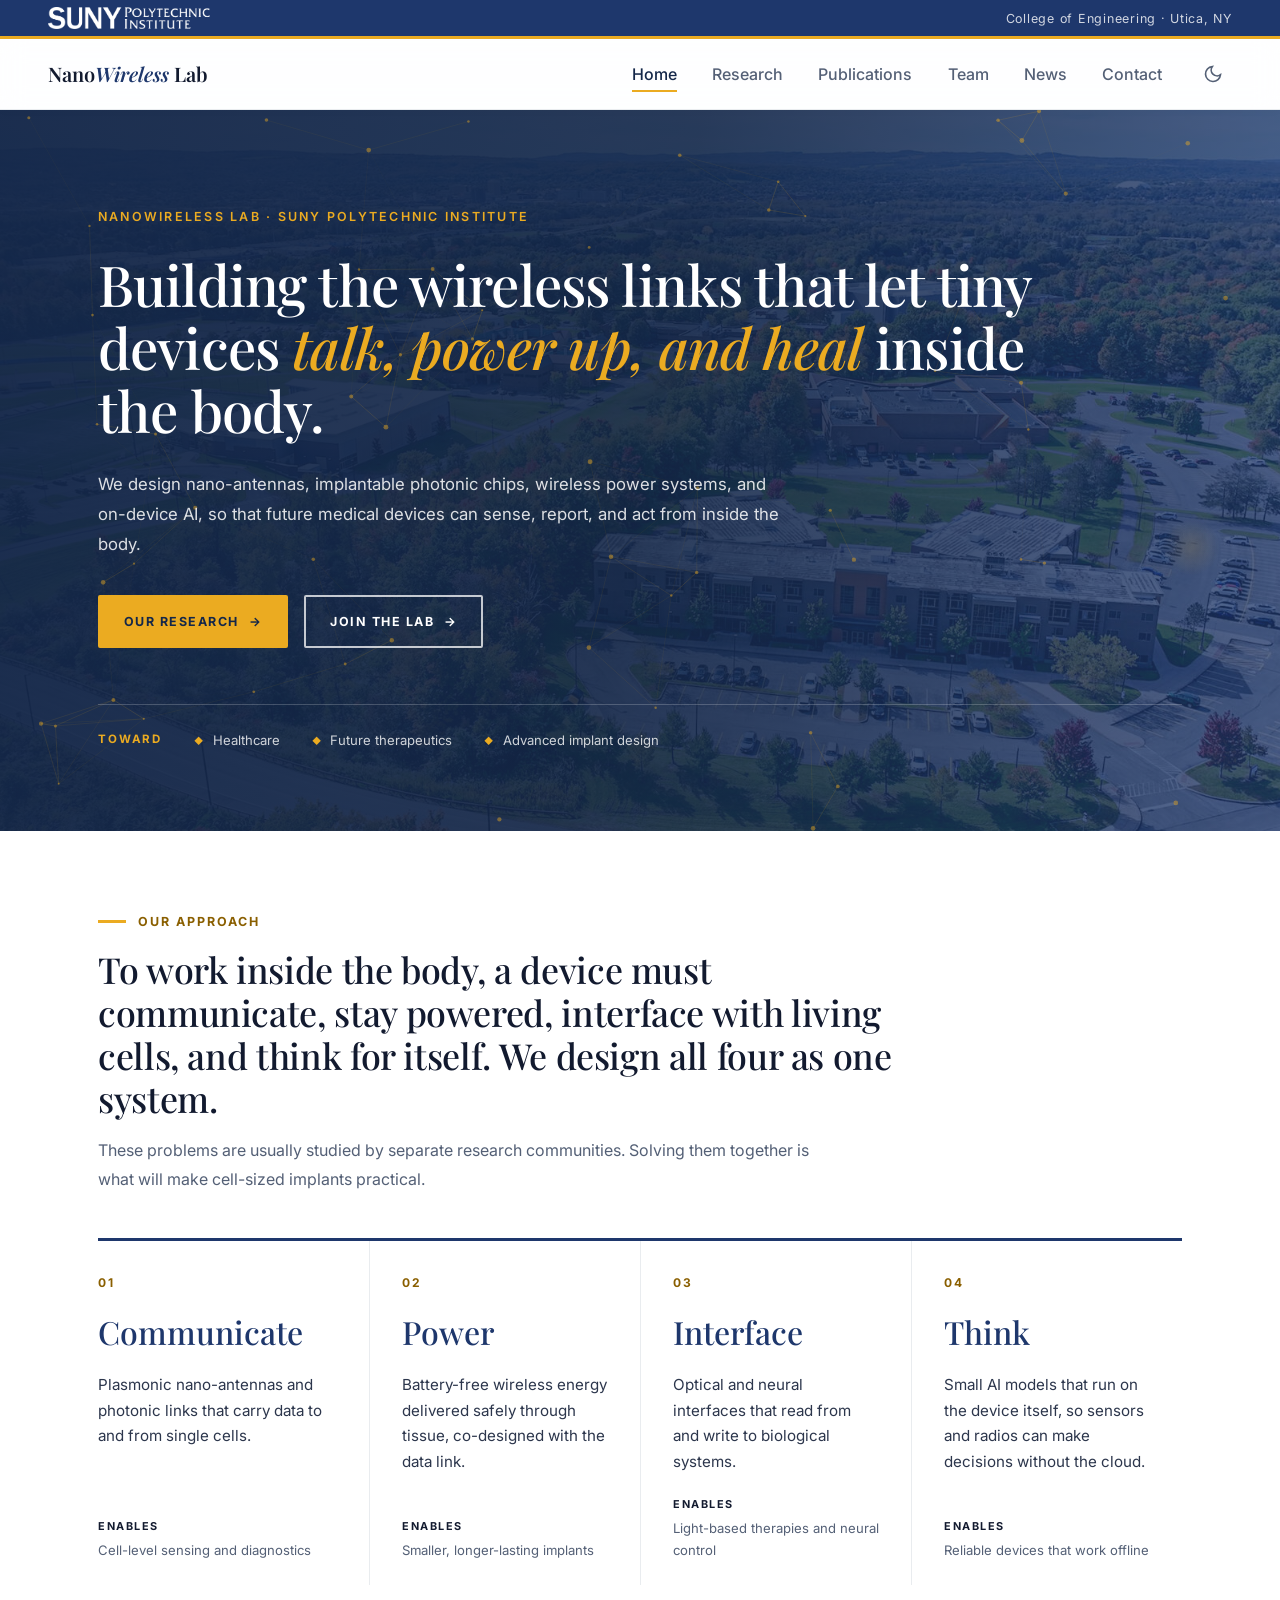
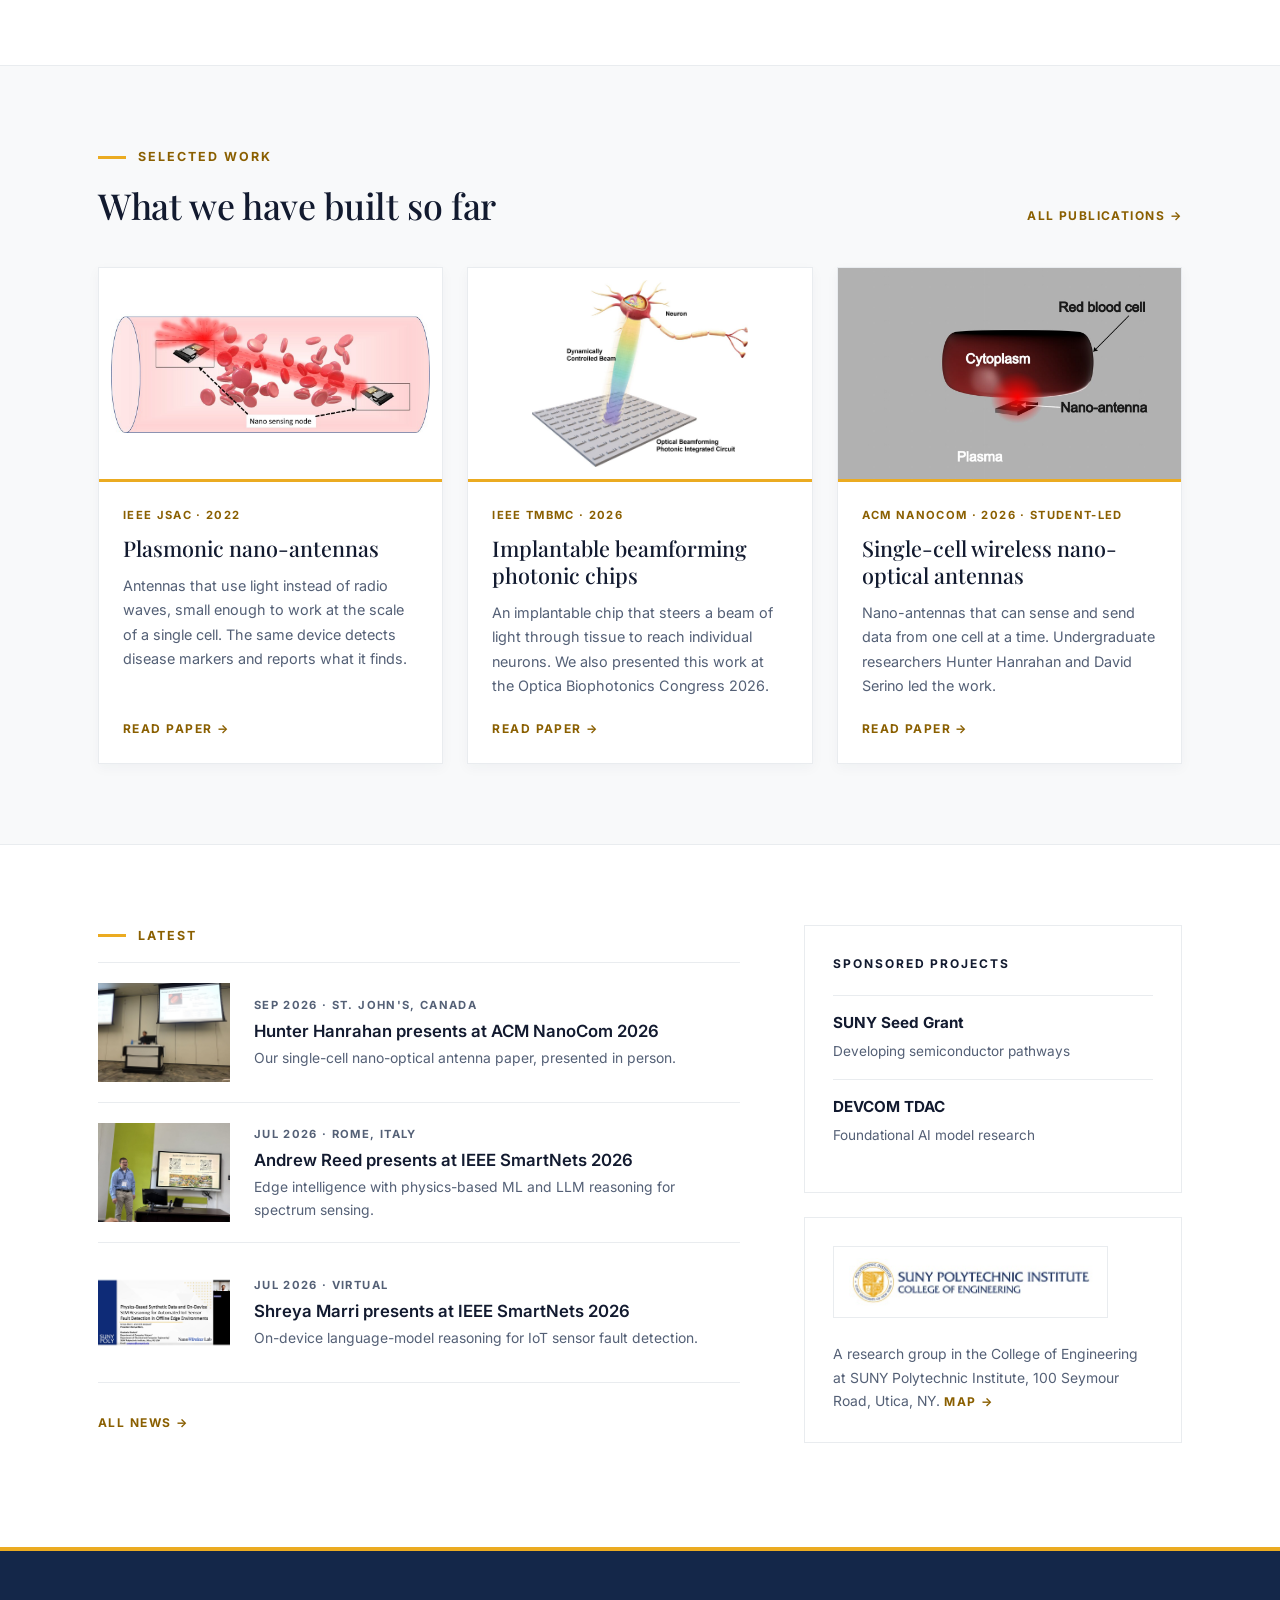
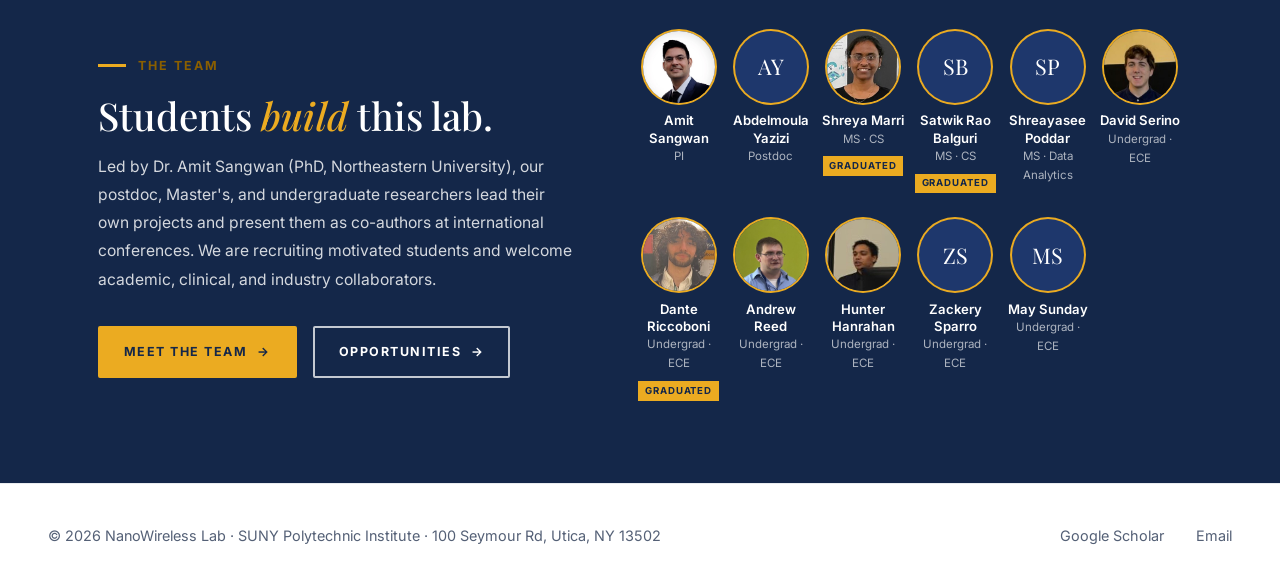
<file: index.html>
<!DOCTYPE html>
<html lang="en">

<head>
  <meta charset="UTF-8" />
  <meta name="viewport" content="width=device-width, initial-scale=1.0" />
  <title>NanoWireless Lab | SUNY Polytechnic Institute</title>
  <meta name="description"
    content="NanoWireless Lab at SUNY Polytechnic Institute builds the wireless links that let tiny devices communicate, power up, and heal inside the body: nano-antennas, implantable photonic chips, wireless power, and on-device AI." />
  <link rel="icon" href="images/favicon.svg" type="image/svg+xml" />
  <link rel="icon" href="images/favicon-32.png" sizes="32x32" type="image/png" />
  <link rel="apple-touch-icon" href="images/apple-touch-icon.png" />
  <meta property="og:type" content="website" />
  <meta property="og:site_name" content="NanoWireless Lab" />
  <meta property="og:title" content="NanoWireless Lab | SUNY Polytechnic Institute" />
  <meta property="og:description" content="NanoWireless Lab at SUNY Polytechnic Institute builds the wireless links that let tiny devices communicate, power up, and heal inside the body: nano-antennas, implantable photonic chips, wireless power, and on-device AI." />
  <meta property="og:url" content="https://nanowirelesslab.com/" />
  <meta property="og:image" content="https://nanowirelesslab.com/images/og-image.jpg" />
  <meta property="og:image:width" content="1200" />
  <meta property="og:image:height" content="630" />
  <meta property="og:image:alt" content="NanoWireless Lab, SUNY Polytechnic Institute" />
  <meta name="twitter:card" content="summary_large_image" />
  <link rel="stylesheet" href="css/style.css" />
  <style>
    /* SUNY Poly official colors: PMS 288 blue, PMS 124 gold */
    :root {
      --suny-blue: #1E376C;
      --suny-navy: #142749;
      --suny-gold: #EBAB21;
      --gold-text: #8A5F00;
      --wrap: 1180px;
    }

    [data-theme="dark"] {
      --gold-text: #EBAB21;
    }

    .wrap {
      max-width: var(--wrap);
      margin: 0 auto;
      padding: 0 3rem;
    }

    .home-label {
      font-size: 0.78rem;
      font-weight: 700;
      letter-spacing: 0.16em;
      text-transform: uppercase;
      color: var(--gold-text);
      margin-bottom: 1rem;
      display: flex;
      align-items: center;
      gap: 0.75rem;
    }

    .home-label::before {
      content: '';
      width: 28px;
      height: 3px;
      background: var(--suny-gold);
    }

    .on-dark .home-label {
      color: var(--suny-gold);
    }

    .section-title {
      font-family: var(--font-serif);
      font-size: clamp(1.7rem, 2.8vw, 2.4rem);
      font-weight: 500;
      line-height: 1.2;
      letter-spacing: -0.01em;
      color: var(--text-dark);
      max-width: 820px;
      margin-bottom: 1rem;
    }

    .section-lead {
      font-size: 1rem;
      line-height: 1.8;
      color: var(--text-mute);
      max-width: 720px;
      margin-bottom: 2.75rem;
    }

    .btn {
      display: inline-flex;
      align-items: center;
      gap: 0.6rem;
      font-size: 0.78rem;
      font-weight: 700;
      letter-spacing: 0.12em;
      text-transform: uppercase;
      padding: 0.85rem 1.5rem;
      border-radius: 2px;
      border: 2px solid var(--suny-blue);
      background: var(--suny-blue);
      color: #fff;
      transition: var(--transition);
    }

    .btn:hover {
      background: var(--suny-navy);
      border-color: var(--suny-navy);
      color: var(--suny-gold);
    }

    .btn.gold {
      background: var(--suny-gold);
      border-color: var(--suny-gold);
      color: var(--suny-navy);
    }

    .btn.gold:hover {
      background: #fff;
      border-color: #fff;
      color: var(--suny-navy);
    }

    .btn.ghost {
      background: transparent;
      border-color: rgba(255, 255, 255, 0.75);
      color: #fff;
    }

    .btn.ghost:hover {
      border-color: var(--suny-gold);
      color: var(--suny-gold);
    }

    .text-link {
      font-size: 0.75rem;
      font-weight: 700;
      letter-spacing: 0.12em;
      text-transform: uppercase;
      color: var(--gold-text);
    }

    .text-link:hover {
      color: var(--suny-blue);
    }

    [data-theme="dark"] .text-link:hover {
      color: #fff;
    }

    /* ── HERO ── */
    .hero {
      position: relative;
      color: #fff;
      background: var(--suny-navy) url('images/sunypoly-campus-aerial.jpg') center / cover no-repeat;
      overflow: hidden;
    }

    .hero::before {
      content: '';
      position: absolute;
      inset: 0;
      background: linear-gradient(100deg, rgba(20, 39, 73, 0.97) 0%, rgba(20, 39, 73, 0.9) 50%, rgba(30, 55, 108, 0.74) 100%);
      z-index: 0;
    }

    #hero-canvas {
      position: absolute;
      inset: 0;
      z-index: 1;
      pointer-events: none;
    }

    .hero .wrap {
      position: relative;
      z-index: 2;
      padding-top: 6rem;
      padding-bottom: 5rem;
    }

    .hero-eyebrow {
      font-size: 0.78rem;
      font-weight: 600;
      letter-spacing: 0.18em;
      text-transform: uppercase;
      color: var(--suny-gold);
      margin-bottom: 1.5rem;
    }

    .hero h1 {
      font-family: var(--font-serif);
      font-size: clamp(2.2rem, 4.4vw, 3.7rem);
      font-weight: 500;
      line-height: 1.12;
      letter-spacing: -0.015em;
      max-width: 940px;
      margin-bottom: 1.75rem;
    }

    .hero h1 em {
      color: var(--suny-gold);
    }

    .hero-desc {
      max-width: 700px;
      font-size: 1.05rem;
      line-height: 1.8;
      color: rgba(255, 255, 255, 0.85);
      margin-bottom: 2.25rem;
    }

    .hero-actions {
      display: flex;
      flex-wrap: wrap;
      gap: 1rem;
      margin-bottom: 3.5rem;
    }

    .hero-apps {
      display: flex;
      flex-wrap: wrap;
      align-items: center;
      gap: 0.75rem 2rem;
      padding-top: 1.5rem;
      border-top: 1px solid rgba(255, 255, 255, 0.2);
      font-size: 0.82rem;
      color: rgba(255, 255, 255, 0.8);
    }

    .hero-apps strong {
      font-size: 0.72rem;
      letter-spacing: 0.16em;
      text-transform: uppercase;
      color: var(--suny-gold);
    }

    .hero-apps span::before {
      content: '◆';
      color: var(--suny-gold);
      font-size: 0.55rem;
      margin-right: 0.6rem;
      vertical-align: middle;
    }

    /* ── APPROACH ── */
    .approach-band {
      padding: 5rem 0;
      background: var(--bg-white);
      border-bottom: 1px solid var(--border);
    }

    .approach {
      display: grid;
      grid-template-columns: repeat(4, 1fr);
      border-top: 3px solid var(--suny-blue);
    }

    [data-theme="dark"] .approach {
      border-top-color: var(--suny-gold);
    }

    .step {
      padding: 2rem 2rem 1.5rem 0;
      display: flex;
      flex-direction: column;
      color: inherit;
    }

    .step + .step {
      padding-left: 2rem;
      border-left: 1px solid var(--border);
    }

    .step:hover {
      color: inherit;
    }

    .step:hover .step-verb {
      color: var(--gold-text);
    }

    .step-num {
      font-size: 0.75rem;
      font-weight: 700;
      letter-spacing: 0.16em;
      color: var(--gold-text);
      margin-bottom: 0.75rem;
    }

    .step-verb {
      font-family: var(--font-serif);
      font-size: 2rem;
      font-weight: 500;
      color: var(--suny-blue);
      margin-bottom: 0.75rem;
      transition: var(--transition);
    }

    [data-theme="dark"] .step-verb {
      color: var(--text-dark);
    }

    .step-desc {
      font-size: 0.95rem;
      line-height: 1.7;
      color: var(--text-mid);
      margin-bottom: 1.25rem;
    }

    .step-enables {
      margin-top: auto;
      font-size: 0.82rem;
      color: var(--text-mute);
    }

    .step-enables b {
      display: block;
      font-size: 0.68rem;
      letter-spacing: 0.14em;
      text-transform: uppercase;
      color: var(--text-dark);
      margin-bottom: 0.2rem;
    }

    /* ── SELECTED WORK ── */
    .work-band {
      padding: 5rem 0;
      background: var(--bg);
      border-bottom: 1px solid var(--border);
    }

    .work-head {
      display: flex;
      justify-content: space-between;
      align-items: flex-end;
      gap: 2rem;
      margin-bottom: 2.5rem;
    }

    .work-head .section-title {
      margin-bottom: 0;
    }

    .work-grid {
      display: grid;
      grid-template-columns: repeat(3, 1fr);
      gap: 1.5rem;
    }

    .work-card {
      background: var(--bg-card-subtle);
      border: 1px solid var(--border);
      box-shadow: var(--shadow-sm);
      display: flex;
      flex-direction: column;
      color: inherit;
      transition: var(--transition);
    }

    .work-card:hover {
      transform: translateY(-4px);
      box-shadow: var(--shadow-md);
      color: inherit;
    }

    .work-art {
      display: block;
      width: 100%;
      aspect-ratio: 16 / 10;
      object-fit: contain;
      padding: 0.75rem;
      background: #fff;
      border-bottom: 3px solid var(--suny-gold);
    }

    .work-art.render {
      padding: 0;
      background: #B1B1B1;
    }

    .work-body {
      padding: 1.5rem;
      display: flex;
      flex-direction: column;
      flex: 1;
    }

    .work-venue {
      font-size: 0.7rem;
      font-weight: 700;
      letter-spacing: 0.12em;
      text-transform: uppercase;
      color: var(--gold-text);
      margin-bottom: 0.6rem;
    }

    .work-title {
      font-family: var(--font-serif);
      font-size: 1.35rem;
      font-weight: 500;
      line-height: 1.25;
      color: var(--text-dark);
      margin-bottom: 0.75rem;
    }

    .work-text {
      font-size: 0.9rem;
      line-height: 1.7;
      color: var(--text-mute);
      margin-bottom: 1.25rem;
    }

    .work-card .text-link {
      margin-top: auto;
    }

    /* ── NEWS + SUPPORT ── */
    .latest-band {
      padding: 5rem 0;
      background: var(--bg-white);
    }

    .latest-grid {
      display: grid;
      grid-template-columns: 1.7fr 1fr;
      gap: 4rem;
      align-items: start;
    }

    .news-row {
      display: grid;
      grid-template-columns: 132px 1fr;
      gap: 1.5rem;
      align-items: center;
      padding: 1.25rem 0;
      border-bottom: 1px solid var(--border);
      color: inherit;
    }

    .news-row:first-of-type {
      border-top: 1px solid var(--border);
    }

    .news-row:hover {
      color: inherit;
    }

    .news-row:hover .news-title {
      color: var(--gold-text);
    }

    .news-row img {
      width: 132px;
      aspect-ratio: 4 / 3;
      object-fit: cover;
      display: block;
    }

    .news-meta {
      font-size: 0.7rem;
      font-weight: 700;
      letter-spacing: 0.12em;
      text-transform: uppercase;
      color: var(--text-mute);
      margin-bottom: 0.3rem;
    }

    .news-title {
      font-size: 1.05rem;
      font-weight: 600;
      line-height: 1.35;
      color: var(--text-dark);
      margin-bottom: 0.3rem;
      transition: var(--transition);
    }

    .news-text {
      font-size: 0.87rem;
      line-height: 1.6;
      color: var(--text-mute);
    }

    .latest-foot {
      margin-top: 1.5rem;
    }

    .side-card {
      border: 1px solid var(--border);
      background: var(--bg-card-subtle);
      padding: 1.75rem;
      margin-bottom: 1.5rem;
    }

    .side-card h3 {
      font-size: 0.75rem;
      font-weight: 700;
      letter-spacing: 0.16em;
      text-transform: uppercase;
      color: var(--text-dark);
      margin-bottom: 1.25rem;
    }

    .support-item {
      padding: 0.9rem 0;
      border-top: 1px solid var(--border);
    }

    .support-item strong {
      display: block;
      font-size: 0.95rem;
      color: var(--text-dark);
    }

    .support-item span {
      font-size: 0.85rem;
      color: var(--text-mute);
    }

    .coe-logo {
      display: inline-block;
      background: #fff;
      padding: 0.7rem 0.9rem;
      margin-bottom: 1rem;
      border: 1px solid var(--border);
    }

    .coe-logo img {
      height: 48px;
      width: auto;
      display: block;
    }

    .side-card p {
      font-size: 0.87rem;
      line-height: 1.7;
      color: var(--text-mute);
    }

    /* ── TEAM + JOIN ── */
    .team-band {
      background: var(--suny-navy);
      color: #fff;
      padding: 5rem 0;
      border-top: 4px solid var(--suny-gold);
    }

    .team-grid {
      display: grid;
      grid-template-columns: 1fr 1.15fr;
      gap: 4rem;
      align-items: center;
    }

    .team-band h2 {
      font-family: var(--font-serif);
      font-size: clamp(1.8rem, 3vw, 2.5rem);
      font-weight: 500;
      line-height: 1.15;
      margin-bottom: 1rem;
    }

    .team-band h2 em {
      color: var(--suny-gold);
    }

    .team-band p {
      font-size: 0.98rem;
      line-height: 1.8;
      color: rgba(255, 255, 255, 0.82);
      margin-bottom: 2rem;
    }

    .team-actions {
      display: flex;
      flex-wrap: wrap;
      gap: 1rem;
    }

    .faces {
      display: grid;
      grid-template-columns: repeat(6, 1fr);
      gap: 1.5rem 0.5rem;
    }

    .face {
      text-align: center;
    }

    .face-avatar {
      width: 72px;
      height: 72px;
      border-radius: 50%;
      margin: 0 auto 0.6rem;
      overflow: hidden;
      display: flex;
      align-items: center;
      justify-content: center;
      background: var(--suny-blue);
      color: #fff;
      font-family: var(--font-serif);
      font-size: 1.35rem;
      box-shadow: 0 0 0 2px var(--suny-gold);
    }

    .face-avatar img {
      width: 100%;
      height: 100%;
      object-fit: cover;
      object-position: center top;
    }

    .face-name {
      font-size: 0.82rem;
      font-weight: 600;
      line-height: 1.3;
    }

    .grad-tag {
      display: inline-block;
      margin-top: 0.3rem;
      font-size: 0.6rem;
      font-weight: 700;
      letter-spacing: 0.1em;
      text-transform: uppercase;
      color: var(--suny-navy);
      background: var(--suny-gold);
      padding: 0.1rem 0.4rem;
    }

    .face-role {
      font-size: 0.72rem;
      color: rgba(255, 255, 255, 0.65);
    }

    @media (max-width: 1024px) {
      .work-grid {
        grid-template-columns: 1fr 1fr;
      }

      .approach {
        grid-template-columns: 1fr 1fr;
      }

      .step:nth-child(3) {
        padding-left: 0;
        border-left: none;
      }

      .step:nth-child(n+3) {
        border-top: 1px solid var(--border);
      }

      .latest-grid,
      .team-grid {
        grid-template-columns: 1fr;
        gap: 3rem;
      }
    }

    @media (max-width: 768px) {
      .wrap {
        padding: 0 1rem;
      }

      .hero .wrap {
        padding-top: 3.5rem;
        padding-bottom: 3rem;
      }

      .approach,
      .work-grid {
        grid-template-columns: 1fr;
      }

      .step,
      .step + .step {
        padding: 1.75rem 0;
        border-left: none;
      }

      .step + .step {
        border-top: 1px solid var(--border);
      }

      .work-head {
        flex-direction: column;
        align-items: flex-start;
      }

      .news-row {
        grid-template-columns: 96px 1fr;
        gap: 1rem;
      }

      .news-row img {
        width: 96px;
      }

      .news-text {
        display: none;
      }

      .faces {
        grid-template-columns: repeat(3, 1fr);
      }

      .approach-band,
      .work-band,
      .latest-band,
      .team-band {
        padding: 3.5rem 0;
      }
    }

    @media (prefers-reduced-motion: reduce) {
      #hero-canvas {
        display: none;
      }
    }
  </style>
</head>

<body>

  <!-- SUNY POLY AFFILIATION BAR -->
  <div class="suny-bar">
    <a href="https://sunypoly.edu" target="_blank" rel="noopener">
      <img src="images/sunypoly-wordmark-white.png" alt="SUNY Polytechnic Institute" />
    </a>
    <span>College of Engineering · Utica, NY</span>
  </div>

  <nav class="nav">
    <a class="nav-logo" href="index.html">Nano<span>Wireless</span> Lab</a>
    <button class="nav-menu-btn" aria-label="Menu">☰</button>
    <ul class="nav-links">
      <li><a href="index.html" class="active">Home</a></li>
      <li><a href="pages/research.html">Research</a></li>
      <li><a href="pages/publications.html">Publications</a></li>
      <li><a href="pages/team.html">Team</a></li>
      <li><a href="pages/news.html">News</a></li>
      <li><a href="pages/contact.html">Contact</a></li>
    </ul>
    <button class="theme-toggle" aria-label="Toggle theme">
      <svg class="moon-icon" width="20" height="20" fill="none" stroke="currentColor" stroke-width="2"
        viewBox="0 0 24 24">
        <path d="M21 12.79A9 9 0 1 1 11.21 3 7 7 0 0 0 21 12.79z"></path>
      </svg>
      <svg class="sun-icon" width="20" height="20" fill="none" stroke="currentColor" stroke-width="2"
        viewBox="0 0 24 24">
        <circle cx="12" cy="12" r="5"></circle>
        <line x1="12" y1="1" x2="12" y2="3"></line>
        <line x1="12" y1="21" x2="12" y2="23"></line>
        <line x1="4.22" y1="4.22" x2="5.64" y2="5.64"></line>
        <line x1="18.36" y1="18.36" x2="19.78" y2="19.78"></line>
        <line x1="1" y1="12" x2="3" y2="12"></line>
        <line x1="21" y1="12" x2="23" y2="12"></line>
        <line x1="4.22" y1="19.78" x2="5.64" y2="18.36"></line>
        <line x1="18.36" y1="5.64" x2="19.78" y2="4.22"></line>
      </svg>
    </button>
  </nav>

  <!-- 1. HERO: VISION -->
  <section class="hero on-dark">
    <canvas id="hero-canvas"></canvas>
    <div class="wrap">
      <div class="hero-eyebrow">NanoWireless Lab · SUNY Polytechnic Institute</div>
      <h1>Building the wireless links that let tiny devices <em>talk, power up, and heal</em> inside the body.</h1>
      <p class="hero-desc">We design nano-antennas, implantable photonic chips, wireless power systems, and on-device AI, so that future medical devices can sense, report, and act from inside the body.</p>
      <div class="hero-actions">
        <a class="btn gold" href="pages/research.html">Our research <span>→</span></a>
        <a class="btn ghost" href="pages/contact.html">Join the lab <span>→</span></a>
      </div>
      <div class="hero-apps">
        <strong>Toward</strong>
        <span>Healthcare</span>
        <span>Future therapeutics</span>
        <span>Advanced implant design</span>
      </div>
    </div>
  </section>

  <!-- 2. APPROACH: ONE SYSTEM, THREE PROBLEMS -->
  <section class="approach-band">
    <div class="wrap">
      <div class="home-label">Our Approach</div>
      <h2 class="section-title">To work inside the body, a device must communicate, stay powered, interface with living cells, and think for itself. We design all four as one system.</h2>
      <p class="section-lead">These problems are usually studied by separate research communities. Solving them together is what will make cell-sized implants practical.</p>
      <div class="approach">
        <a class="step" href="pages/research.html#nano-bio">
          <span class="step-num">01</span>
          <span class="step-verb">Communicate</span>
          <span class="step-desc">Plasmonic nano-antennas and photonic links that carry data to and from single
            cells.</span>
          <span class="step-enables"><b>Enables</b>Cell-level sensing and diagnostics</span>
        </a>
        <a class="step" href="pages/research.html#wireless-power">
          <span class="step-num">02</span>
          <span class="step-verb">Power</span>
          <span class="step-desc">Battery-free wireless energy delivered safely through tissue, co-designed with the
            data link.</span>
          <span class="step-enables"><b>Enables</b>Smaller, longer-lasting implants</span>
        </a>
        <a class="step" href="pages/research.html#neural-interfaces">
          <span class="step-num">03</span>
          <span class="step-verb">Interface</span>
          <span class="step-desc">Optical and neural interfaces that read from and write to biological systems.</span>
                    <span class="step-enables"><b>Enables</b>Light-based therapies and neural control</span>
        </a>
        <a class="step" href="pages/research.html#edge-intelligence">
          <span class="step-num">04</span>
          <span class="step-verb">Think</span>
          <span class="step-desc">Small AI models that run on the device itself, so sensors and radios can make
            decisions without the cloud.</span>
          <span class="step-enables"><b>Enables</b>Reliable devices that work offline</span>
        </a>
      </div>
    </div>
  </section>

  <!-- 3. SELECTED WORK -->
  <section class="work-band">
    <div class="wrap">
      <div class="work-head">
        <div>
          <div class="home-label">Selected Work</div>
          <h2 class="section-title">What we have built so far</h2>
        </div>
        <a class="text-link" href="pages/publications.html">All publications →</a>
      </div>
      <div class="work-grid">

        <a class="work-card" href="https://doi.org/10.1109/JSAC.2022.3214288" target="_blank" rel="noopener">
          <img class="work-art" src="images/research-jsac-plasmonic-blood.jpg" alt="Figure from our IEEE JSAC paper: plasmonic nano-sensing nodes communicating inside a blood vessel" loading="lazy" />
          <div class="work-body">
            <div class="work-venue">IEEE JSAC · 2022</div>
            <div class="work-title">Plasmonic nano-antennas</div>
            <p class="work-text">Antennas that use light instead of radio waves, small enough to work at the scale of a single cell. The same device detects disease markers and reports what it finds.</p>
            <span class="text-link">Read paper →</span>
          </div>
        </a>

        <a class="work-card" href="https://doi.org/10.1109/TMBMC.2025.3647234" target="_blank" rel="noopener">
          <img class="work-art" src="images/research-tmbmc-beamforming-pic.jpg" alt="Figure from our IEEE TMBMC paper: an implantable photonic integrated circuit steering an optical beam to a neuron" loading="lazy" />
          <div class="work-body">
            <div class="work-venue">IEEE TMBMC · 2026</div>
            <div class="work-title">Implantable beamforming photonic chips</div>
            <p class="work-text">An implantable chip that steers a beam of light through tissue to reach individual neurons. We also presented this work at the Optica Biophotonics Congress 2026.</p>
            <span class="text-link">Read paper →</span>
          </div>
        </a>

        <a class="work-card" href="https://doi.org/10.1145/3818305.3830246" target="_blank" rel="noopener">
          <img class="work-art render" src="images/research-nanocom-single-cell.jpg" alt="Figure from our ACM NanoCom paper: a nano-optical antenna sensing a single red blood cell" loading="lazy" />
          <div class="work-body">
            <div class="work-venue">ACM NanoCom · 2026 · Student-led</div>
            <div class="work-title">Single-cell wireless nano-optical antennas</div>
            <p class="work-text">Nano-antennas that can sense and send data from one cell at a time. Undergraduate researchers Hunter Hanrahan and David Serino led the work.</p>
            <span class="text-link">Read paper →</span>
          </div>
        </a>

      </div>
    </div>
  </section>

  <!-- 4. LATEST NEWS + SUPPORT -->
  <section class="latest-band">
    <div class="wrap latest-grid">
      <div>
        <div class="home-label">Latest</div>

        <a class="news-row" href="https://doi.org/10.1145/3818305.3830246" target="_blank" rel="noopener">
          <img src="images/Hunter_NanoCom_2026.jpg" alt="Hunter Hanrahan presenting at ACM NanoCom 2026"
            loading="lazy" />
          <div>
            <div class="news-meta">Sep 2026 · St. John's, Canada</div>
            <div class="news-title">Hunter Hanrahan presents at ACM NanoCom 2026</div>
            <p class="news-text">Our single-cell nano-optical antenna paper, presented in person.</p>
          </div>
        </a>

        <a class="news-row" href="https://doi.org/10.1109/SmartNets69662.2026.11604917" target="_blank"
          rel="noopener">
          <img src="images/Andrew_SmartNets_2026.jpg" alt="Andrew Reed presenting at IEEE SmartNets 2026"
            loading="lazy" />
          <div>
            <div class="news-meta">Jul 2026 · Rome, Italy</div>
            <div class="news-title">Andrew Reed presents at IEEE SmartNets 2026</div>
            <p class="news-text">Edge intelligence with physics-based ML and LLM reasoning for spectrum sensing.</p>
          </div>
        </a>

        <a class="news-row" href="https://doi.org/10.1109/SmartNets69662.2026.11604705" target="_blank"
          rel="noopener">
          <img src="images/Shreya_SmartNets_2026.jpg" alt="Title slide of Shreya Marri's SmartNets 2026 presentation"
            loading="lazy" />
          <div>
            <div class="news-meta">Jul 2026 · Virtual</div>
            <div class="news-title">Shreya Marri presents at IEEE SmartNets 2026</div>
            <p class="news-text">On-device language-model reasoning for IoT sensor fault detection.</p>
          </div>
        </a>

        <div class="latest-foot"><a class="text-link" href="pages/news.html">All news →</a></div>
      </div>

      <aside>
        <div class="side-card">
          <h3>Sponsored Projects</h3>
          <div class="support-item">
            <strong>SUNY Seed Grant</strong>
            <span>Developing semiconductor pathways</span>
          </div>
          <div class="support-item">
            <strong>DEVCOM TDAC</strong>
            <span>Foundational AI model research</span>
          </div>
        </div>
        <div class="side-card">
          <a class="coe-logo" href="https://sunypoly.edu" target="_blank" rel="noopener">
            <img src="images/sunypoly-college-of-engineering.jpg"
              alt="SUNY Polytechnic Institute, College of Engineering" />
          </a>
          <p>A research group in the College of Engineering at SUNY Polytechnic Institute, 100 Seymour Road, Utica,
            NY. <a class="text-link" href="https://maps.google.com/?q=SUNY+Polytechnic+Institute+Utica+NY"
              target="_blank" rel="noopener">Map →</a></p>
        </div>
      </aside>
    </div>
  </section>

  <!-- 5. TEAM + JOIN -->
  <section class="team-band">
    <div class="wrap team-grid">
      <div>
        <div class="home-label">The Team</div>
        <h2>Students <em>build</em> this lab.</h2>
        <p>Led by Dr. Amit Sangwan (PhD, Northeastern University), our postdoc, Master's, and undergraduate researchers lead their own projects and present them as co-authors at international conferences. We are recruiting motivated students and
          welcome academic, clinical, and industry collaborators.</p>
        <div class="team-actions">
          <a class="btn gold" href="pages/team.html">Meet the team <span>→</span></a>
          <a class="btn ghost" href="pages/contact.html">Opportunities <span>→</span></a>
        </div>
      </div>
      <div class="faces">
        <div class="face">
          <div class="face-avatar"><img src="images/amit-sangwan.jpg" alt="Dr. Amit Sangwan" /></div>
          <div class="face-name">Amit Sangwan</div>
          <div class="face-role">PI</div>
        </div>
        <div class="face">
          <div class="face-avatar">AY</div>
          <div class="face-name">Abdelmoula Yazizi</div>
          <div class="face-role">Postdoc</div>
        </div>
        <div class="face">
          <div class="face-avatar"><img src="images/Shreya-marri.jpg" alt="Shreya Marri" /></div>
          <div class="face-name">Shreya Marri</div>
          <div class="face-role">MS · CS</div>
          <span class="grad-tag">Graduated</span>
        </div>
        <div class="face">
          <div class="face-avatar">SB</div>
          <div class="face-name">Satwik Rao Balguri</div>
          <div class="face-role">MS · CS</div>
          <span class="grad-tag">Graduated</span>
        </div>
        <div class="face">
          <div class="face-avatar">SP</div>
          <div class="face-name">Shreayasee Poddar</div>
          <div class="face-role">MS · Data Analytics</div>
        </div>
        <div class="face">
          <div class="face-avatar"><img src="images/David_Serino.jpg" alt="David Serino" /></div>
          <div class="face-name">David Serino</div>
          <div class="face-role">Undergrad · ECE</div>
        </div>
        <div class="face">
          <div class="face-avatar"><img src="images/Dante-Riccoboni.jpg" alt="Dante Riccoboni" /></div>
          <div class="face-name">Dante Riccoboni</div>
          <div class="face-role">Undergrad · ECE</div>
          <span class="grad-tag">Graduated</span>
        </div>
        <div class="face">
          <div class="face-avatar"><img src="images/Andrew-Reed.jpg" alt="Andrew Reed" /></div>
          <div class="face-name">Andrew Reed</div>
          <div class="face-role">Undergrad · ECE</div>
        </div>
        <div class="face">
          <div class="face-avatar"><img src="images/Hunter-Hanrahan.jpg" alt="Hunter Hanrahan" /></div>
          <div class="face-name">Hunter Hanrahan</div>
          <div class="face-role">Undergrad · ECE</div>
        </div>
        <div class="face">
          <div class="face-avatar">ZS</div>
          <div class="face-name">Zackery Sparro</div>
          <div class="face-role">Undergrad · ECE</div>
        </div>
        <div class="face">
          <div class="face-avatar">MS</div>
          <div class="face-name">May Sunday</div>
          <div class="face-role">Undergrad · ECE</div>
        </div>
      </div>
    </div>
  </section>

  <footer>
    <span class="footer-copy">© 2026 NanoWireless Lab · SUNY Polytechnic Institute · 100 Seymour Rd, Utica, NY
      13502</span>
    <div class="footer-links">
      <a href="https://scholar.google.com/citations?user=TsjzTJYAAAAJ&hl=en" target="_blank" rel="noopener">Google
        Scholar</a>
      <a href="mailto:sangwaa@sunypoly.edu">Email</a>
    </div>
  </footer>

  <script src="js/main.js"></script>
  <script>
    // Hero background: slow-drifting network in SUNY gold over the campus photo
    (function () {
      const canvas = document.getElementById('hero-canvas');
      if (!canvas || window.matchMedia('(prefers-reduced-motion: reduce)').matches) return;
      const ctx = canvas.getContext('2d');
      const hero = canvas.parentElement;
      const COLOR = '235, 171, 33';
      const MAX_DIST = 150;
      let nodes = [], pulses = [];

      function resize() {
        canvas.width = hero.offsetWidth;
        canvas.height = hero.offsetHeight;
      }

      function initNodes() {
        const count = Math.round(canvas.width * canvas.height / 16000);
        nodes = Array.from({ length: count }, () => ({
          x: Math.random() * canvas.width,
          y: Math.random() * canvas.height,
          vx: (Math.random() - 0.5) * 0.2,
          vy: (Math.random() - 0.5) * 0.2,
          r: Math.random() * 1.5 + 1,
        }));
      }

      function draw() {
        ctx.clearRect(0, 0, canvas.width, canvas.height);
        nodes.forEach(n => {
          n.x += n.vx; n.y += n.vy;
          if (n.x < 0 || n.x > canvas.width) n.vx *= -1;
          if (n.y < 0 || n.y > canvas.height) n.vy *= -1;
        });
        for (let i = 0; i < nodes.length; i++) {
          for (let j = i + 1; j < nodes.length; j++) {
            const dx = nodes[i].x - nodes[j].x, dy = nodes[i].y - nodes[j].y;
            const d = Math.sqrt(dx * dx + dy * dy);
            if (d < MAX_DIST) {
              ctx.beginPath();
              ctx.moveTo(nodes[i].x, nodes[i].y);
              ctx.lineTo(nodes[j].x, nodes[j].y);
              ctx.strokeStyle = `rgba(${COLOR},${(1 - d / MAX_DIST) * 0.18})`;
              ctx.lineWidth = 1;
              ctx.stroke();
            }
          }
        }
        nodes.forEach(n => {
          ctx.beginPath();
          ctx.arc(n.x, n.y, n.r, 0, Math.PI * 2);
          ctx.fillStyle = `rgba(${COLOR},0.45)`;
          ctx.fill();
        });
        pulses = pulses.filter(p => p.alpha > 0.01);
        pulses.forEach(p => {
          p.r += 1.6; p.alpha *= 0.965;
          const g = ctx.createRadialGradient(p.x, p.y, p.r * 0.1, p.x, p.y, p.r);
          g.addColorStop(0, `rgba(${COLOR}, ${p.alpha * 0.5})`);
          g.addColorStop(1, `rgba(${COLOR}, 0)`);
          ctx.beginPath();
          ctx.arc(p.x, p.y, p.r, 0, Math.PI * 2);
          ctx.fillStyle = g;
          ctx.fill();
        });
        requestAnimationFrame(draw);
      }

      setInterval(() => {
        const n = nodes[Math.floor(Math.random() * nodes.length)];
        if (n) pulses.push({ x: n.x, y: n.y, r: 0, alpha: 0.5 });
      }, 1800);

      window.addEventListener('resize', () => { resize(); initNodes(); });
      resize();
      initNodes();
      draw();
    })();
  </script>
</body>

</html>
</file>
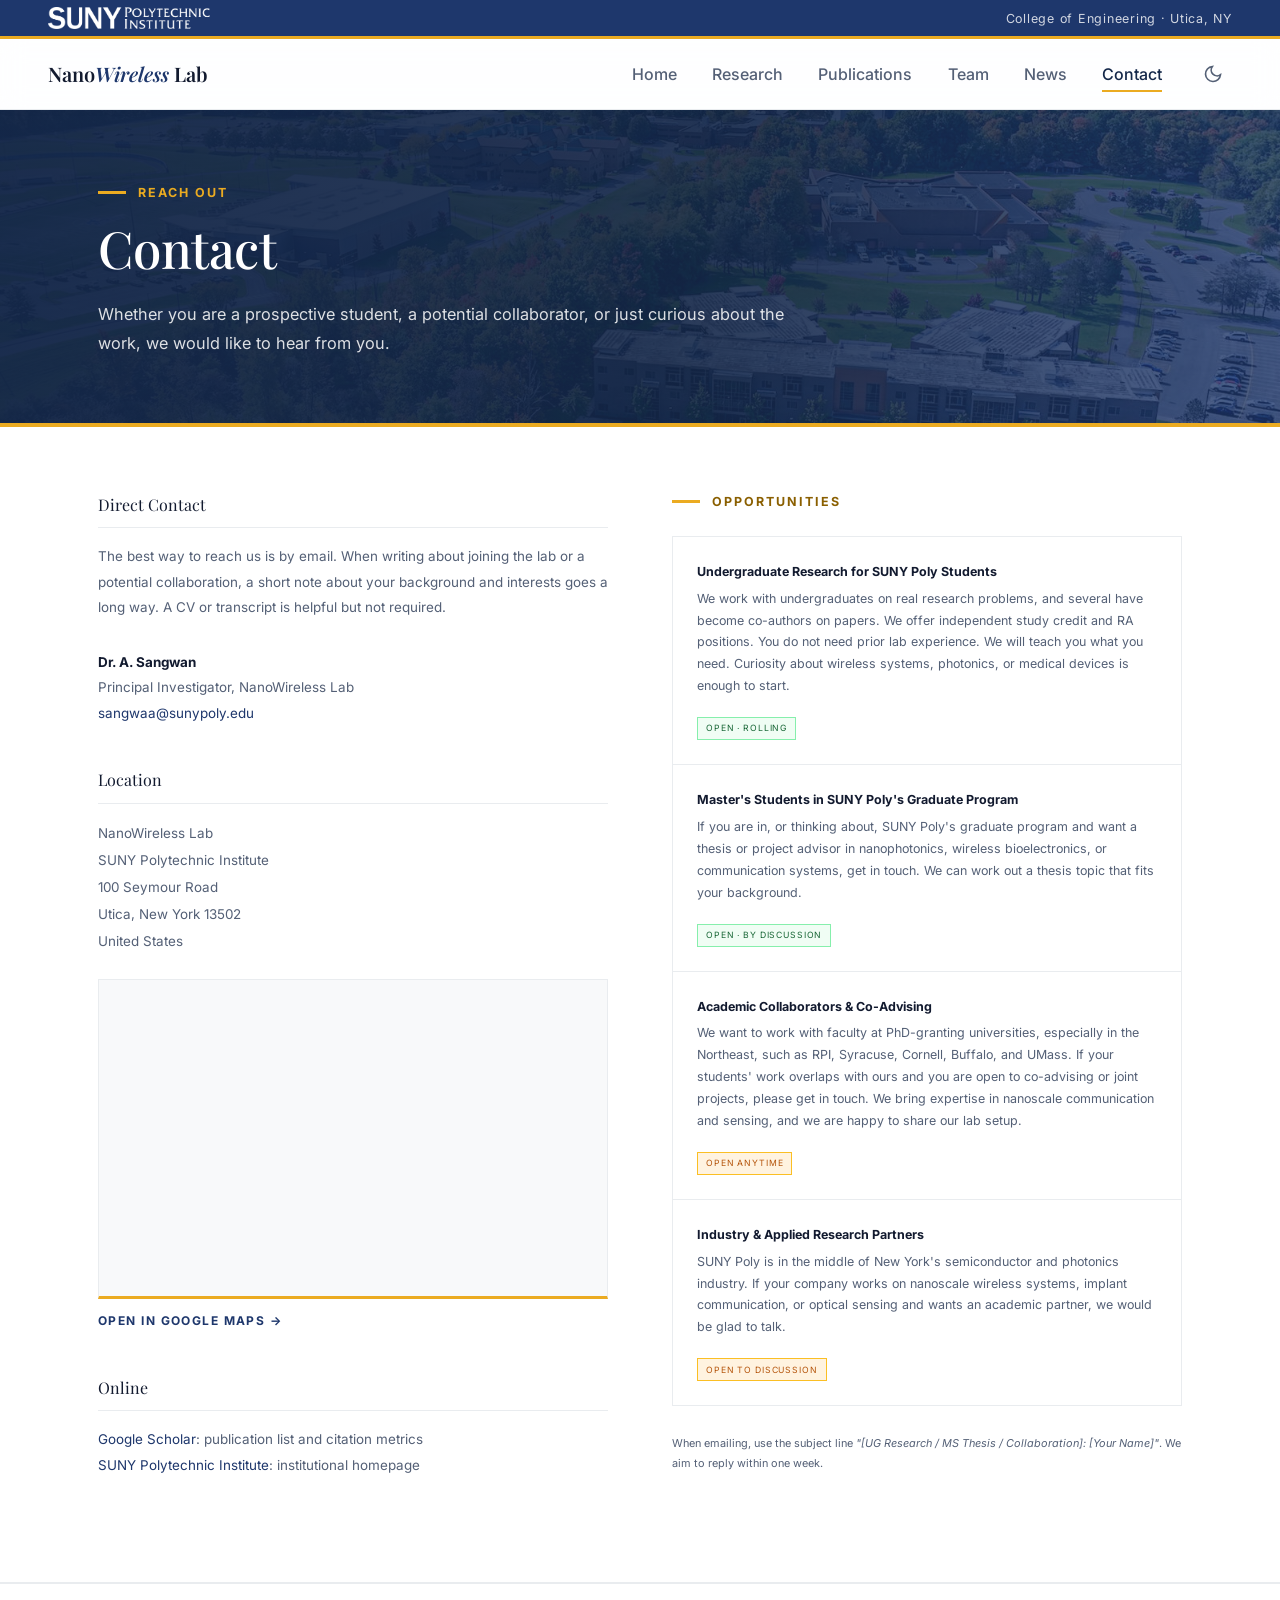
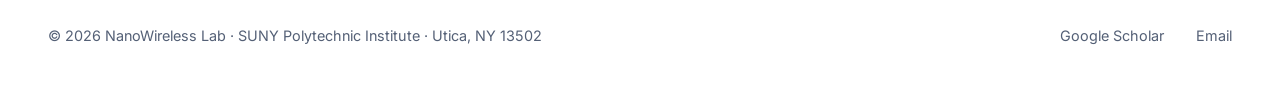
<file: pages/contact.html>
<!DOCTYPE html>
<html lang="en">
<head>
  <meta charset="UTF-8"/>
  <meta name="viewport" content="width=device-width, initial-scale=1.0"/>
  <title>Contact | NanoWireless Lab</title>
  <meta name="description" content="Contact the NanoWireless Lab at SUNY Polytechnic Institute about undergraduate research, Master&#x27;s theses, academic collaboration, or industry partnerships." />
  <link rel="icon" href="../images/favicon.svg" type="image/svg+xml" />
  <link rel="icon" href="../images/favicon-32.png" sizes="32x32" type="image/png" />
  <link rel="apple-touch-icon" href="../images/apple-touch-icon.png" />
  <meta property="og:type" content="website" />
  <meta property="og:site_name" content="NanoWireless Lab" />
  <meta property="og:title" content="Contact | NanoWireless Lab" />
  <meta property="og:description" content="Contact the NanoWireless Lab at SUNY Polytechnic Institute about undergraduate research, Master's theses, academic collaboration, or industry partnerships." />
  <meta property="og:url" content="https://nanowirelesslab.com/pages/contact.html" />
  <meta property="og:image" content="https://nanowirelesslab.com/images/og-image.jpg" />
  <meta property="og:image:width" content="1200" />
  <meta property="og:image:height" content="630" />
  <meta property="og:image:alt" content="NanoWireless Lab, SUNY Polytechnic Institute" />
  <meta name="twitter:card" content="summary_large_image" />
  <link rel="stylesheet" href="../css/style.css"/>
  <style>
    .contact-section {
      padding: 4rem 3rem;
      background: var(--bg-white); transition: var(--transition);
      border-bottom: 1px solid var(--border);
    }
    .contact-grid {
      display: grid;
      grid-template-columns: 1fr 1fr;
      gap: 4rem;
      align-items: start;
    }

    .contact-block { margin-bottom: 2.5rem; }
    .contact-block h3 {
      font-family: var(--font-serif);
      font-size: 1rem;
      font-weight: 300;
      color: var(--text-dark);
      margin-bottom: 1rem;
      padding-bottom: 0.6rem;
      border-bottom: 1px solid var(--border);
    }
    .contact-block p { font-size: 0.84rem; color: var(--text-mute); line-height: 1.9; }
    .contact-block a { color: var(--blue); }
    .contact-block address { font-style: normal; font-size: 0.84rem; color: var(--text-mute); line-height: 2; }

    /* Position cards */
    .positions { display: flex; flex-direction: column; gap: 0; }
    .position-card {
      border: 1px solid var(--border);
      margin-bottom: -1px;
      padding: 1.5rem;
      background: var(--bg-white); transition: var(--transition);
      transition: all 0.2s;
    }
    .position-card:hover { background: var(--bg-hover); border-color: var(--blue-mid); z-index: 1; position: relative; }
    .position-card h4 { font-size: 0.78rem; color: var(--text-dark); margin-bottom: 0.35rem; }
    .position-card p { font-size: 0.78rem; color: var(--text-mute); line-height: 1.75; margin-bottom: 0.9rem; }
    .position-tag {
      display: inline-block;
      font-size: 0.54rem; letter-spacing: 0.1em; text-transform: uppercase;
      color: var(--blue); background: var(--blue-lt); border: 1px solid var(--blue-mid);
      padding: 0.2rem 0.5rem;
    }
    .position-tag.open { color: #166534; background: #F0FDF4; border-color: #86EFAC; }
    .position-tag.rolling { color: #B45309; background: #FFF3E0; border-color: #FBBF24; }

    .map-embed {
      margin-top: 1.5rem;
      border: 1px solid var(--border);
      border-bottom: 3px solid var(--suny-gold);
      aspect-ratio: 4 / 3;
      max-height: 320px;
      width: 100%;
      background: var(--bg);
    }
    .map-embed iframe { width: 100%; height: 100%; border: 0; display: block; }
    .map-link {
      display: inline-block;
      margin-top: 0.75rem;
      font-size: 0.75rem;
      font-weight: 700;
      letter-spacing: 0.12em;
      text-transform: uppercase;
      color: var(--gold-text);
    }

    @media (max-width: 900px) {
      .contact-grid { grid-template-columns: 1fr; gap: 2.5rem; }
      .contact-section { padding: 3rem 1.5rem; }
    }
  </style>
</head>
<body>

  <!-- SUNY POLY AFFILIATION BAR -->
  <div class="suny-bar">
    <a href="https://sunypoly.edu" target="_blank" rel="noopener">
      <img src="../images/sunypoly-wordmark-white.png" alt="SUNY Polytechnic Institute" />
    </a>
    <span>College of Engineering · Utica, NY</span>
  </div>

  <nav class="nav">
    <a class="nav-logo" href="../index.html">Nano<span>Wireless</span> Lab</a>
    <button class="nav-menu-btn" aria-label="Menu">☰</button>
    <ul class="nav-links">
      <li><a href="../index.html">Home</a></li>
      <li><a href="research.html">Research</a></li>
      <li><a href="publications.html">Publications</a></li>
      <li><a href="team.html">Team</a></li>
      <li><a href="news.html">News</a></li>
      <li><a href="contact.html" class="active">Contact</a></li>
    </ul>
      <button class="theme-toggle" aria-label="Toggle theme">
        <svg class="moon-icon" width="20" height="20" fill="none" stroke="currentColor" stroke-width="2" viewBox="0 0 24 24"><path d="M21 12.79A9 9 0 1 1 11.21 3 7 7 0 0 0 21 12.79z"></path></svg>
        <svg class="sun-icon" width="20" height="20" fill="none" stroke="currentColor" stroke-width="2" viewBox="0 0 24 24"><circle cx="12" cy="12" r="5"></circle><line x1="12" y1="1" x2="12" y2="3"></line><line x1="12" y1="21" x2="12" y2="23"></line><line x1="4.22" y1="4.22" x2="5.64" y2="5.64"></line><line x1="18.36" y1="18.36" x2="19.78" y2="19.78"></line><line x1="1" y1="12" x2="3" y2="12"></line><line x1="21" y1="12" x2="23" y2="12"></line><line x1="4.22" y1="19.78" x2="5.64" y2="18.36"></line><line x1="18.36" y1="5.64" x2="19.78" y2="4.22"></line></svg>
      </button>
    
  </nav>

  <div class="page-header">
    <div class="eyebrow">Reach Out</div>
    <h1>Contact</h1>
    <p>Whether you are a prospective student, a potential collaborator, or just curious about the work, we would like to hear from you.</p>
  </div>

  <section class="contact-section">
    <div class="contact-grid">

      <!-- LEFT: Contact info -->
      <div>
        <div class="contact-block">
          <h3>Direct Contact</h3>
          <p>
            The best way to reach us is by email. When writing about joining the lab or a potential collaboration, a short note about your background and interests goes a long way. A CV or transcript is helpful but not required.
          </p>
          <br/>
          <p><strong style="color:var(--text-dark);">Dr. A. Sangwan</strong><br/>
          Principal Investigator, NanoWireless Lab<br/>
          <a href="mailto:sangwaa@sunypoly.edu">sangwaa@sunypoly.edu</a></p>
        </div>

        <div class="contact-block">
          <h3>Location</h3>
          <address>
            NanoWireless Lab<br/>
            SUNY Polytechnic Institute<br/>
            100 Seymour Road<br/>
            Utica, New York 13502<br/>
            United States
          </address>
          <div class="map-embed">
            <iframe title="Map of SUNY Polytechnic Institute, 100 Seymour Road, Utica, NY"
              src="https://www.google.com/maps/embed?origin=mfe&amp;pb=!1m2!2m1!1sSUNY+Polytechnic+Institute,+100+Seymour+Rd,+Utica,+NY+13502"
              loading="lazy" referrerpolicy="no-referrer-when-downgrade" allowfullscreen></iframe>
          </div>
          <a class="map-link" href="https://maps.google.com/?q=SUNY+Polytechnic+Institute,+100+Seymour+Rd,+Utica,+NY+13502" target="_blank" rel="noopener">Open in Google Maps →</a>
        </div>

        <div class="contact-block">
          <h3>Online</h3>
          <p>
            <a href="https://scholar.google.com/citations?user=TsjzTJYAAAAJ&hl=en" target="_blank" rel="noopener">Google Scholar</a>: publication list and citation metrics<br/>
            <a href="https://www.sunypoly.edu" target="_blank" rel="noopener">SUNY Polytechnic Institute</a>: institutional homepage
          </p>
        </div>
      </div>

      <!-- RIGHT: Opportunities -->
      <div>
        <div class="section-label" style="margin-bottom:1.5rem;">Opportunities</div>
        <div class="positions">

          <div class="position-card">
            <h4>Undergraduate Research for SUNY Poly Students</h4>
            <p>
              We work with undergraduates on real research problems, and several have become co-authors on papers. We offer independent study credit and RA positions. You do not need prior lab experience. We will teach you what you need. Curiosity about wireless systems, photonics, or medical devices is enough to start.
            </p>
            <span class="position-tag open">Open · Rolling</span>
          </div>

          <div class="position-card">
            <h4>Master's Students in SUNY Poly's Graduate Program</h4>
            <p>
              If you are in, or thinking about, SUNY Poly's graduate program and want a thesis or project advisor in nanophotonics, wireless bioelectronics, or communication systems, get in touch. We can work out a thesis topic that fits your background.
            </p>
            <span class="position-tag open">Open · By Discussion</span>
          </div>

          <div class="position-card">
            <h4>Academic Collaborators &amp; Co-Advising</h4>
            <p>
              We want to work with faculty at PhD-granting universities, especially in the Northeast, such as RPI, Syracuse, Cornell, Buffalo, and UMass. If your students' work overlaps with ours and you are open to co-advising or joint projects, please get in touch. We bring expertise in nanoscale communication and sensing, and we are happy to share our lab setup.
            </p>
            <span class="position-tag rolling">Open anytime</span>
          </div>

          <div class="position-card">
            <h4>Industry &amp; Applied Research Partners</h4>
            <p>
              SUNY Poly is in the middle of New York's semiconductor and photonics industry. If your company works on nanoscale wireless systems, implant communication, or optical sensing and wants an academic partner, we would be glad to talk.
            </p>
            <span class="position-tag rolling">Open to Discussion</span>
          </div>

        </div>

        <br/>
        <p style="font-size:0.68rem; color:var(--text-mute); line-height:1.8;">
          When emailing, use the subject line <em>"[UG Research / MS Thesis / Collaboration]: [Your Name]"</em>. We aim to reply within one week.
        </p>
      </div>

    </div>
  </section>

  <footer>
    <span class="footer-copy">© 2026 NanoWireless Lab · SUNY Polytechnic Institute · Utica, NY 13502</span>
    <div class="footer-links">
      <a href="https://scholar.google.com/citations?user=TsjzTJYAAAAJ&hl=en" target="_blank" rel="noopener">Google Scholar</a>
      <a href="mailto:sangwaa@sunypoly.edu">Email</a>
    </div>
  </footer>

  <script src="../js/main.js"></script>
</body>
</html>
</file>
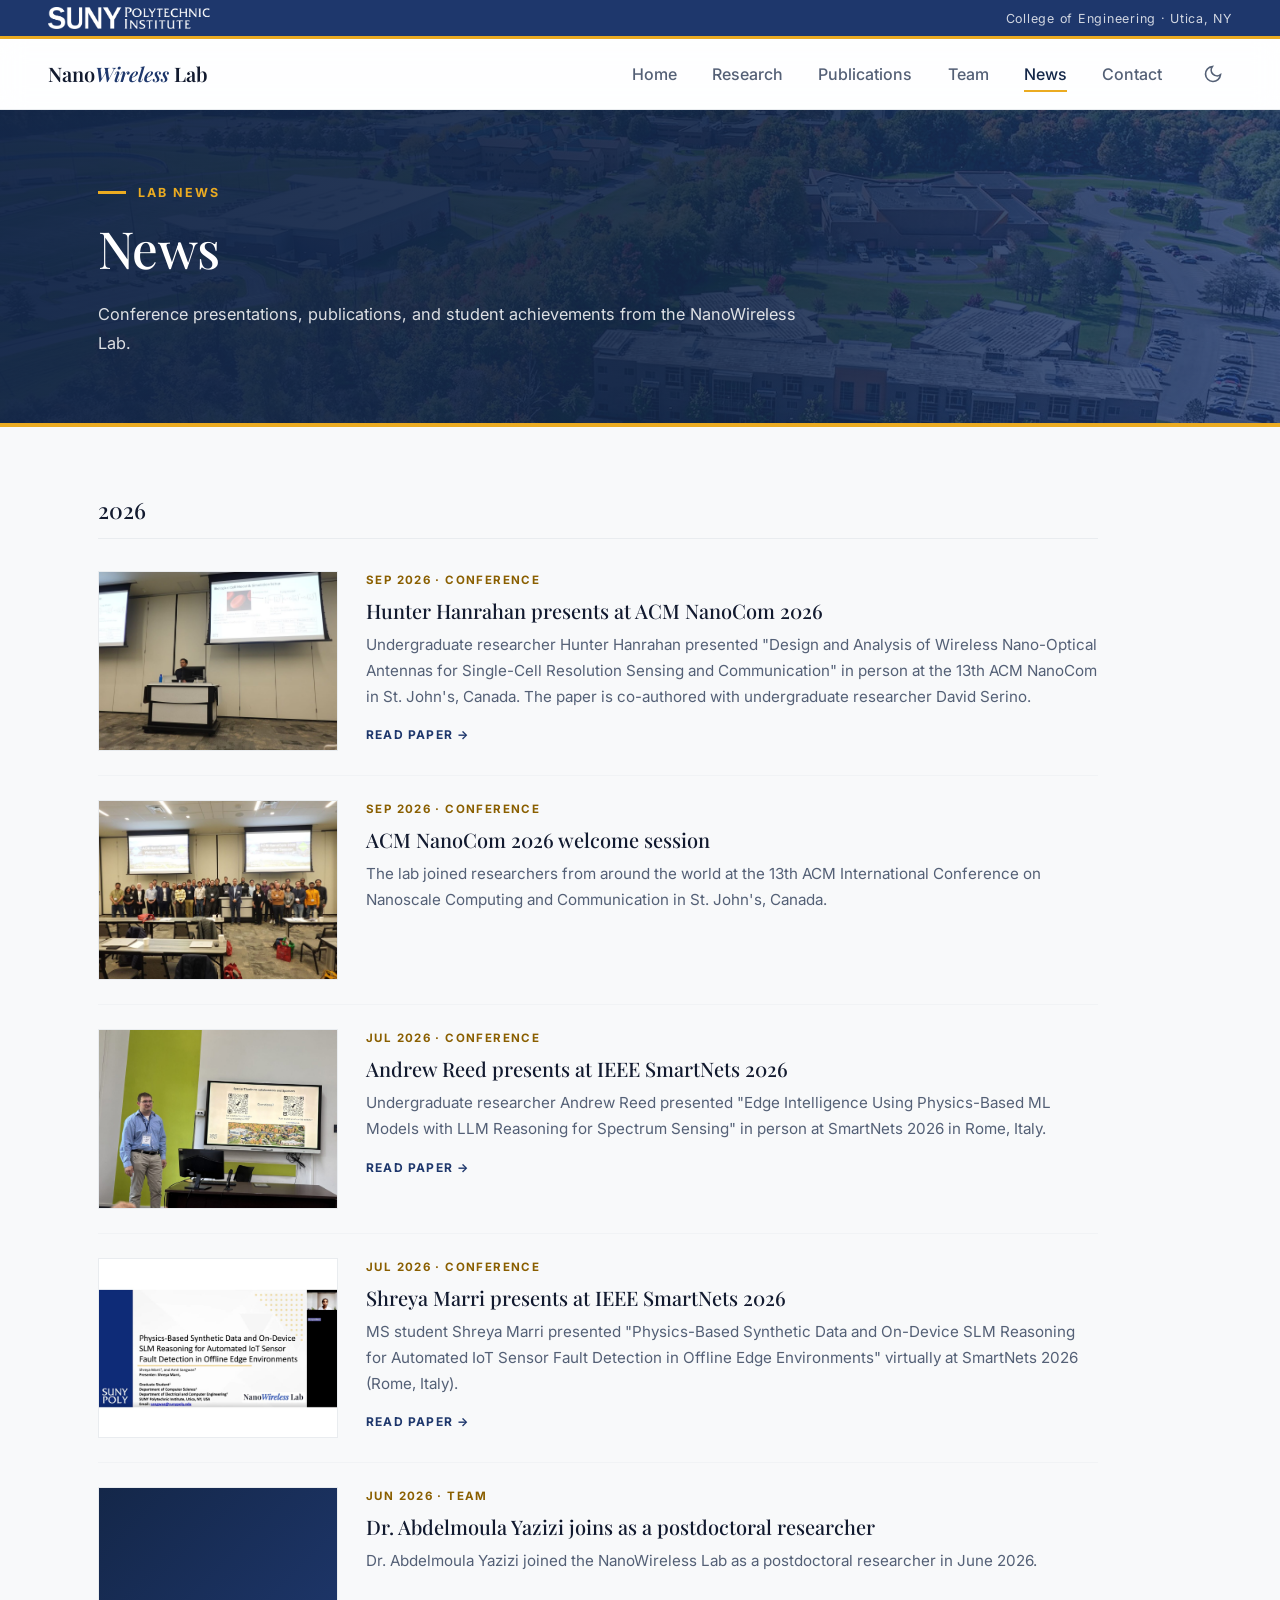
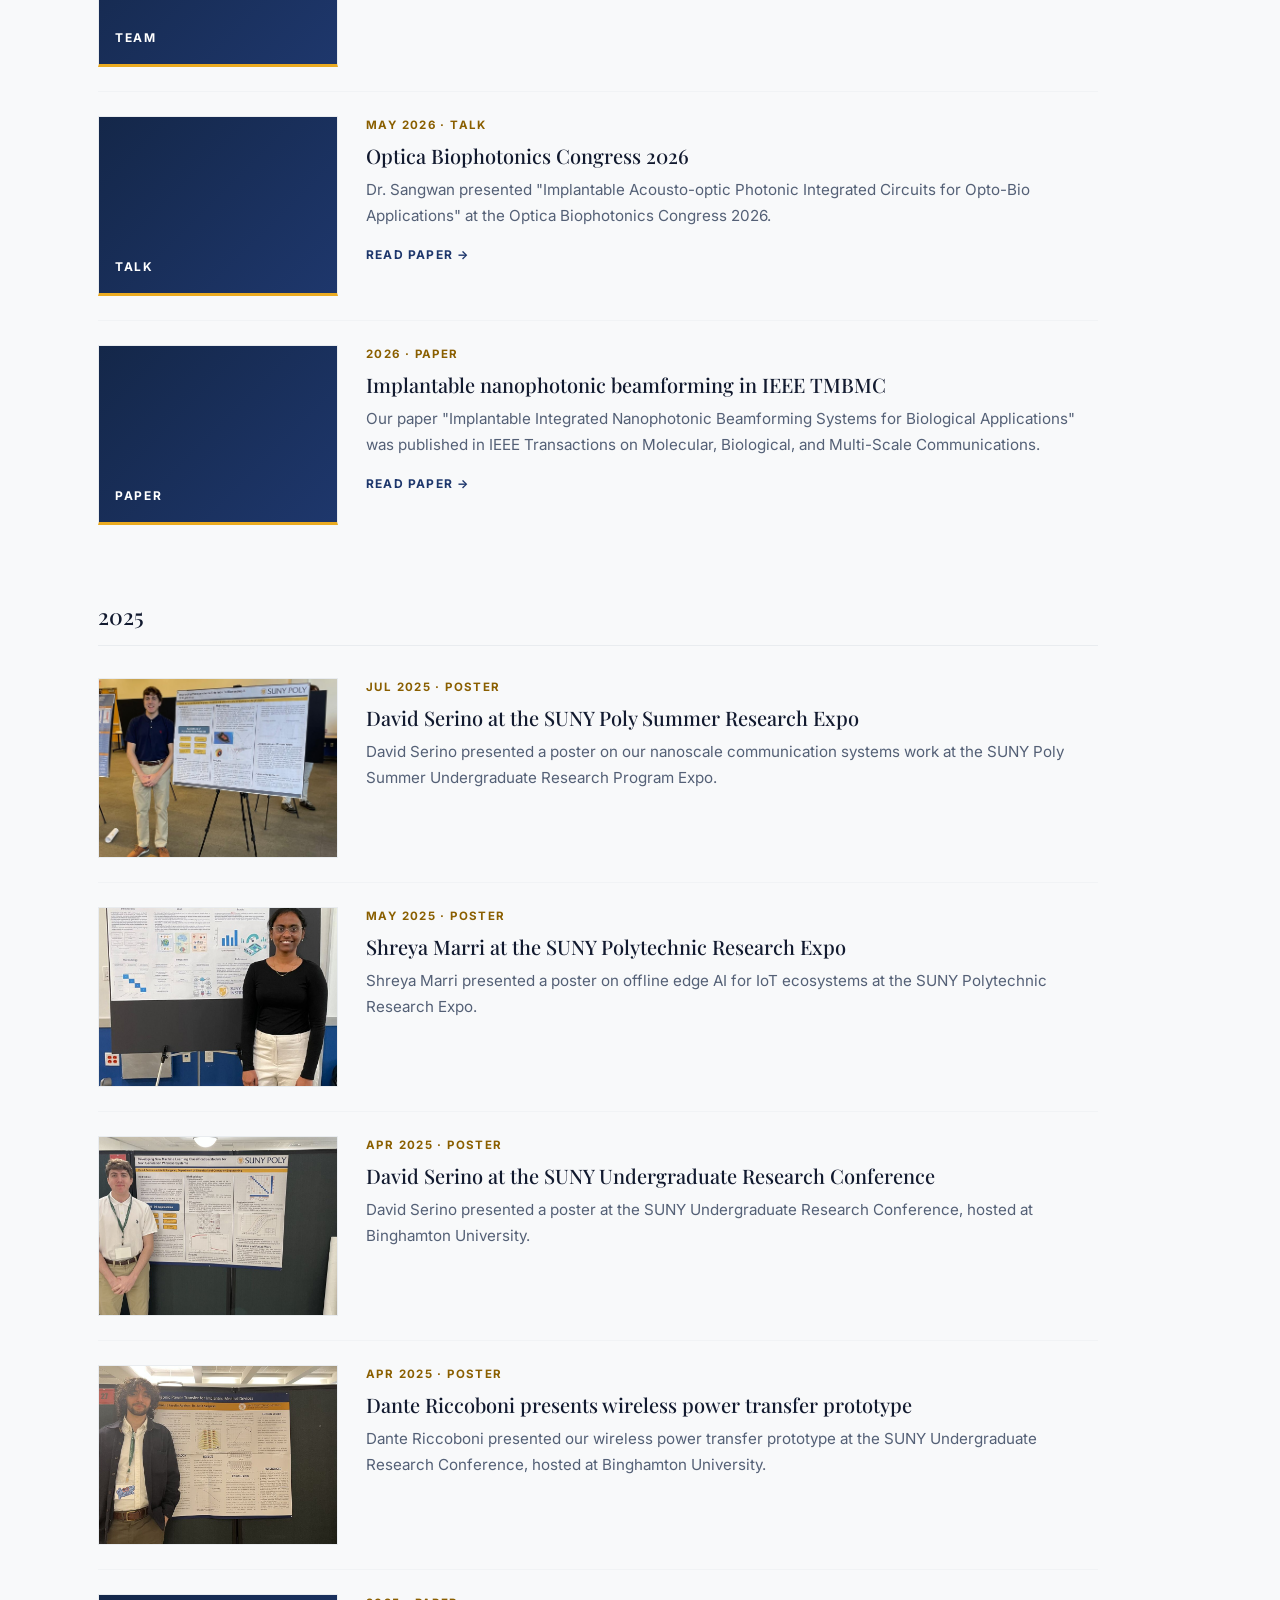
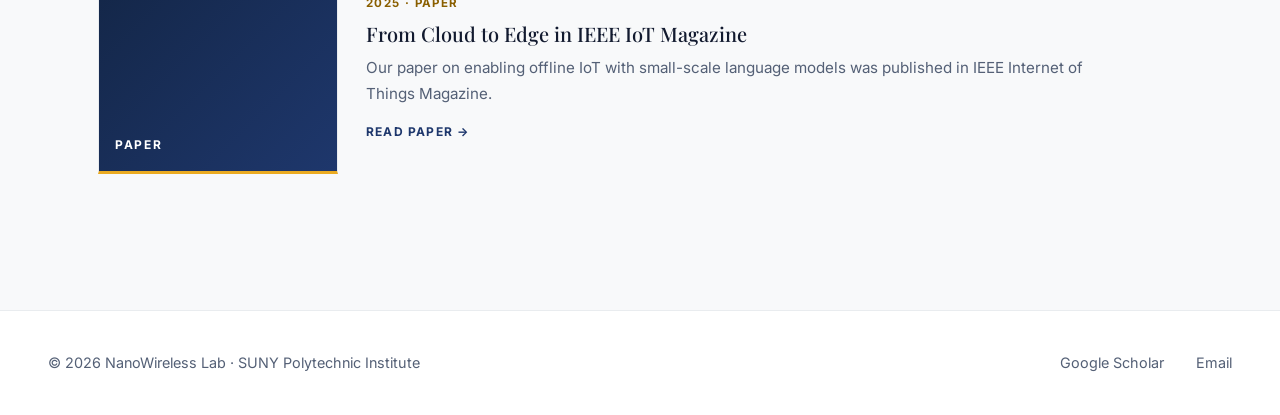
<file: pages/news.html>
<!DOCTYPE html>
<html lang="en">
<head>
  <meta charset="UTF-8"/>
  <meta name="viewport" content="width=device-width, initial-scale=1.0"/>
  <title>News | NanoWireless Lab</title>
  <meta name="description" content="News from the NanoWireless Lab at SUNY Polytechnic Institute: conference presentations, publications, and student achievements."/>
  <link rel="icon" href="../images/favicon.svg" type="image/svg+xml" />
  <link rel="icon" href="../images/favicon-32.png" sizes="32x32" type="image/png" />
  <link rel="apple-touch-icon" href="../images/apple-touch-icon.png" />
  <meta property="og:type" content="website" />
  <meta property="og:site_name" content="NanoWireless Lab" />
  <meta property="og:title" content="News | NanoWireless Lab" />
  <meta property="og:description" content="News from the NanoWireless Lab at SUNY Polytechnic Institute: conference presentations, publications, and student achievements." />
  <meta property="og:url" content="https://nanowirelesslab.com/pages/news.html" />
  <meta property="og:image" content="https://nanowirelesslab.com/images/og-image.jpg" />
  <meta property="og:image:width" content="1200" />
  <meta property="og:image:height" content="630" />
  <meta property="og:image:alt" content="NanoWireless Lab, SUNY Polytechnic Institute" />
  <meta name="twitter:card" content="summary_large_image" />
  <link rel="stylesheet" href="../css/style.css"/>
  <style>
    .news-section { padding: 4rem 3rem; background: var(--bg); }
    .news-inner { max-width: 1000px; }
    .news-year { margin-bottom: 3rem; }
    .year-heading {
      font-family: var(--font-serif);
      font-size: 1.4rem;
      font-weight: 500;
      color: var(--text-dark);
      border-bottom: 1px solid var(--border);
      padding-bottom: 0.6rem;
      margin-bottom: 0.5rem;
    }
    .news-item {
      display: grid;
      grid-template-columns: 240px 1fr;
      gap: 1.75rem;
      padding: 1.5rem 0;
      border-bottom: 1px solid var(--border-lt);
      align-items: start;
    }
    .news-item:last-child { border-bottom: none; }
    .news-img {
      width: 100%;
      aspect-ratio: 4 / 3;
      object-fit: cover;
      display: block;
      border: 1px solid var(--border);
    }
    .news-img-text {
      display: flex;
      align-items: flex-end;
      padding: 1rem;
      background: linear-gradient(135deg, #142749, #1E376C);
      border-bottom: 3px solid #EBAB21;
      color: #fff;
      font-size: 0.75rem;
      font-weight: 700;
      letter-spacing: 0.14em;
      text-transform: uppercase;
    }
    .news-meta {
      font-size: 0.72rem;
      font-weight: 700;
      letter-spacing: 0.12em;
      text-transform: uppercase;
      color: #8A5F00;
      margin-bottom: 0.4rem;
    }
    .news-title {
      font-family: var(--font-serif);
      font-size: 1.25rem;
      font-weight: 500;
      color: var(--text-dark);
      line-height: 1.35;
      margin-bottom: 0.5rem;
    }
    .news-text { font-size: 0.95rem; line-height: 1.7; color: var(--text-mute); margin-bottom: 0.6rem; }
    .news-link {
      font-size: 0.75rem;
      font-weight: 700;
      letter-spacing: 0.1em;
      text-transform: uppercase;
    }
    @media (max-width: 768px) {
      .news-section { padding: 3rem 1.5rem; }
      .news-item { grid-template-columns: 1fr; gap: 1rem; }
    }
  </style>
</head>
<body>

  <!-- SUNY POLY AFFILIATION BAR -->
  <div class="suny-bar">
    <a href="https://sunypoly.edu" target="_blank" rel="noopener">
      <img src="../images/sunypoly-wordmark-white.png" alt="SUNY Polytechnic Institute" />
    </a>
    <span>College of Engineering · Utica, NY</span>
  </div>

  <nav class="nav">
    <a class="nav-logo" href="../index.html">Nano<span>Wireless</span> Lab</a>
    <button class="nav-menu-btn" aria-label="Menu">☰</button>
    <ul class="nav-links">
      <li><a href="../index.html">Home</a></li>
      <li><a href="research.html">Research</a></li>
      <li><a href="publications.html">Publications</a></li>
      <li><a href="team.html">Team</a></li>
      <li><a href="news.html" class="active">News</a></li>
      <li><a href="contact.html">Contact</a></li>
    </ul>
      <button class="theme-toggle" aria-label="Toggle theme">
        <svg class="moon-icon" width="20" height="20" fill="none" stroke="currentColor" stroke-width="2" viewBox="0 0 24 24"><path d="M21 12.79A9 9 0 1 1 11.21 3 7 7 0 0 0 21 12.79z"></path></svg>
        <svg class="sun-icon" width="20" height="20" fill="none" stroke="currentColor" stroke-width="2" viewBox="0 0 24 24"><circle cx="12" cy="12" r="5"></circle><line x1="12" y1="1" x2="12" y2="3"></line><line x1="12" y1="21" x2="12" y2="23"></line><line x1="4.22" y1="4.22" x2="5.64" y2="5.64"></line><line x1="18.36" y1="18.36" x2="19.78" y2="19.78"></line><line x1="1" y1="12" x2="3" y2="12"></line><line x1="21" y1="12" x2="23" y2="12"></line><line x1="4.22" y1="19.78" x2="5.64" y2="18.36"></line><line x1="18.36" y1="5.64" x2="19.78" y2="4.22"></line></svg>
      </button>
    
  </nav>

  <div class="page-header">
    <div class="eyebrow">Lab News</div>
    <h1>News</h1>
    <p>Conference presentations, publications, and student achievements from the NanoWireless Lab.</p>
  </div>

  <section class="news-section">
   <div class="news-inner">
    <div class="news-year">
      <h2 class="year-heading">2026</h2>
      <article class="news-item">
        <img class="news-img" src="../images/Hunter_NanoCom_2026.jpg" alt="Hunter Hanrahan presenting at ACM NanoCom 2026" loading="lazy" />
        <div>
          <div class="news-meta">Sep 2026 · Conference</div>
          <h3 class="news-title">Hunter Hanrahan presents at ACM NanoCom 2026</h3>
          <p class="news-text">Undergraduate researcher Hunter Hanrahan presented "Design and Analysis of Wireless Nano-Optical Antennas for Single-Cell Resolution Sensing and Communication" in person at the 13th ACM NanoCom in St. John's, Canada. The paper is co-authored with undergraduate researcher David Serino.</p>
          <a class="news-link" href="https://doi.org/10.1145/3818305.3830246" target="_blank" rel="noopener">Read paper →</a>
        </div>
      </article>
      <article class="news-item">
        <img class="news-img" src="../images/Group_NanoCom_2026.jpg" alt="Attendees at the ACM NanoCom 2026 welcome session" loading="lazy" />
        <div>
          <div class="news-meta">Sep 2026 · Conference</div>
          <h3 class="news-title">ACM NanoCom 2026 welcome session</h3>
          <p class="news-text">The lab joined researchers from around the world at the 13th ACM International Conference on Nanoscale Computing and Communication in St. John's, Canada.</p>
        </div>
      </article>
      <article class="news-item">
        <img class="news-img" src="../images/Andrew_SmartNets_2026.jpg" alt="Andrew Reed presenting at IEEE SmartNets 2026" loading="lazy" />
        <div>
          <div class="news-meta">Jul 2026 · Conference</div>
          <h3 class="news-title">Andrew Reed presents at IEEE SmartNets 2026</h3>
          <p class="news-text">Undergraduate researcher Andrew Reed presented "Edge Intelligence Using Physics-Based ML Models with LLM Reasoning for Spectrum Sensing" in person at SmartNets 2026 in Rome, Italy.</p>
          <a class="news-link" href="https://doi.org/10.1109/SmartNets69662.2026.11604917" target="_blank" rel="noopener">Read paper →</a>
        </div>
      </article>
      <article class="news-item">
        <img class="news-img" src="../images/Shreya_SmartNets_2026.jpg" alt="Title slide of Shreya Marri's SmartNets 2026 presentation" loading="lazy" />
        <div>
          <div class="news-meta">Jul 2026 · Conference</div>
          <h3 class="news-title">Shreya Marri presents at IEEE SmartNets 2026</h3>
          <p class="news-text">MS student Shreya Marri presented "Physics-Based Synthetic Data and On-Device SLM Reasoning for Automated IoT Sensor Fault Detection in Offline Edge Environments" virtually at SmartNets 2026 (Rome, Italy).</p>
          <a class="news-link" href="https://doi.org/10.1109/SmartNets69662.2026.11604705" target="_blank" rel="noopener">Read paper →</a>
        </div>
      </article>
      <article class="news-item">
        <div class="news-img news-img-text">Team</div>
        <div>
          <div class="news-meta">Jun 2026 · Team</div>
          <h3 class="news-title">Dr. Abdelmoula Yazizi joins as a postdoctoral researcher</h3>
          <p class="news-text">Dr. Abdelmoula Yazizi joined the NanoWireless Lab as a postdoctoral researcher in June 2026.</p>
        </div>
      </article>
      <article class="news-item">
        <div class="news-img news-img-text">Talk</div>
        <div>
          <div class="news-meta">May 2026 · Talk</div>
          <h3 class="news-title">Optica Biophotonics Congress 2026</h3>
          <p class="news-text">Dr. Sangwan presented "Implantable Acousto-optic Photonic Integrated Circuits for Opto-Bio Applications" at the Optica Biophotonics Congress 2026.</p>
          <a class="news-link" href="https://doi.org/10.1364/TRANSLATIONAL.2026.TS5E.4" target="_blank" rel="noopener">Read paper →</a>
        </div>
      </article>
      <article class="news-item">
        <div class="news-img news-img-text">Paper</div>
        <div>
          <div class="news-meta">2026 · Paper</div>
          <h3 class="news-title">Implantable nanophotonic beamforming in IEEE TMBMC</h3>
          <p class="news-text">Our paper "Implantable Integrated Nanophotonic Beamforming Systems for Biological Applications" was published in IEEE Transactions on Molecular, Biological, and Multi-Scale Communications.</p>
          <a class="news-link" href="https://doi.org/10.1109/TMBMC.2025.3647234" target="_blank" rel="noopener">Read paper →</a>
        </div>
      </article>
    </div>

    <div class="news-year">
      <h2 class="year-heading">2025</h2>
      <article class="news-item">
        <img class="news-img" src="../images/David_SURP_2025_2.jpg" alt="David Serino presenting at the SUNY Poly SURP Expo" loading="lazy" />
        <div>
          <div class="news-meta">Jul 2025 · Poster</div>
          <h3 class="news-title">David Serino at the SUNY Poly Summer Research Expo</h3>
          <p class="news-text">David Serino presented a poster on our nanoscale communication systems work at the SUNY Poly Summer Undergraduate Research Program Expo.</p>
        </div>
      </article>
      <article class="news-item">
        <img class="news-img" src="../images/Shreya_poster2.jpg" alt="Shreya Marri presenting at the SUNY Poly Research Expo" loading="lazy" />
        <div>
          <div class="news-meta">May 2025 · Poster</div>
          <h3 class="news-title">Shreya Marri at the SUNY Polytechnic Research Expo</h3>
          <p class="news-text">Shreya Marri presented a poster on offline edge AI for IoT ecosystems at the SUNY Polytechnic Research Expo.</p>
        </div>
      </article>
      <article class="news-item">
        <img class="news-img" src="../images/David2_SURP.jpeg" alt="David Serino presenting at the SUNY Undergraduate Research Conference" loading="lazy" />
        <div>
          <div class="news-meta">Apr 2025 · Poster</div>
          <h3 class="news-title">David Serino at the SUNY Undergraduate Research Conference</h3>
          <p class="news-text">David Serino presented a poster at the SUNY Undergraduate Research Conference, hosted at Binghamton University.</p>
        </div>
      </article>
      <article class="news-item">
        <img class="news-img" src="../images/Dante_Surp.jpeg" alt="Dante Riccoboni presenting at the SUNY Undergraduate Research Conference" loading="lazy" />
        <div>
          <div class="news-meta">Apr 2025 · Poster</div>
          <h3 class="news-title">Dante Riccoboni presents wireless power transfer prototype</h3>
          <p class="news-text">Dante Riccoboni presented our wireless power transfer prototype at the SUNY Undergraduate Research Conference, hosted at Binghamton University.</p>
        </div>
      </article>
      <article class="news-item">
        <div class="news-img news-img-text">Paper</div>
        <div>
          <div class="news-meta">2025 · Paper</div>
          <h3 class="news-title">From Cloud to Edge in IEEE IoT Magazine</h3>
          <p class="news-text">Our paper on enabling offline IoT with small-scale language models was published in IEEE Internet of Things Magazine.</p>
          <a class="news-link" href="https://doi.org/10.1109/MIOT.2025.3608631" target="_blank" rel="noopener">Read paper →</a>
        </div>
      </article>
    </div>

   </div>
  </section>

  <footer>
    <span class="footer-copy">© 2026 NanoWireless Lab · SUNY Polytechnic Institute</span>
    <div class="footer-links">
      <a href="https://scholar.google.com/citations?user=TsjzTJYAAAAJ&hl=en" target="_blank" rel="noopener">Google Scholar</a>
      <a href="mailto:sangwaa@sunypoly.edu">Email</a>
    </div>
  </footer>

  <script src="../js/main.js"></script>
</body>
</html>
</file>
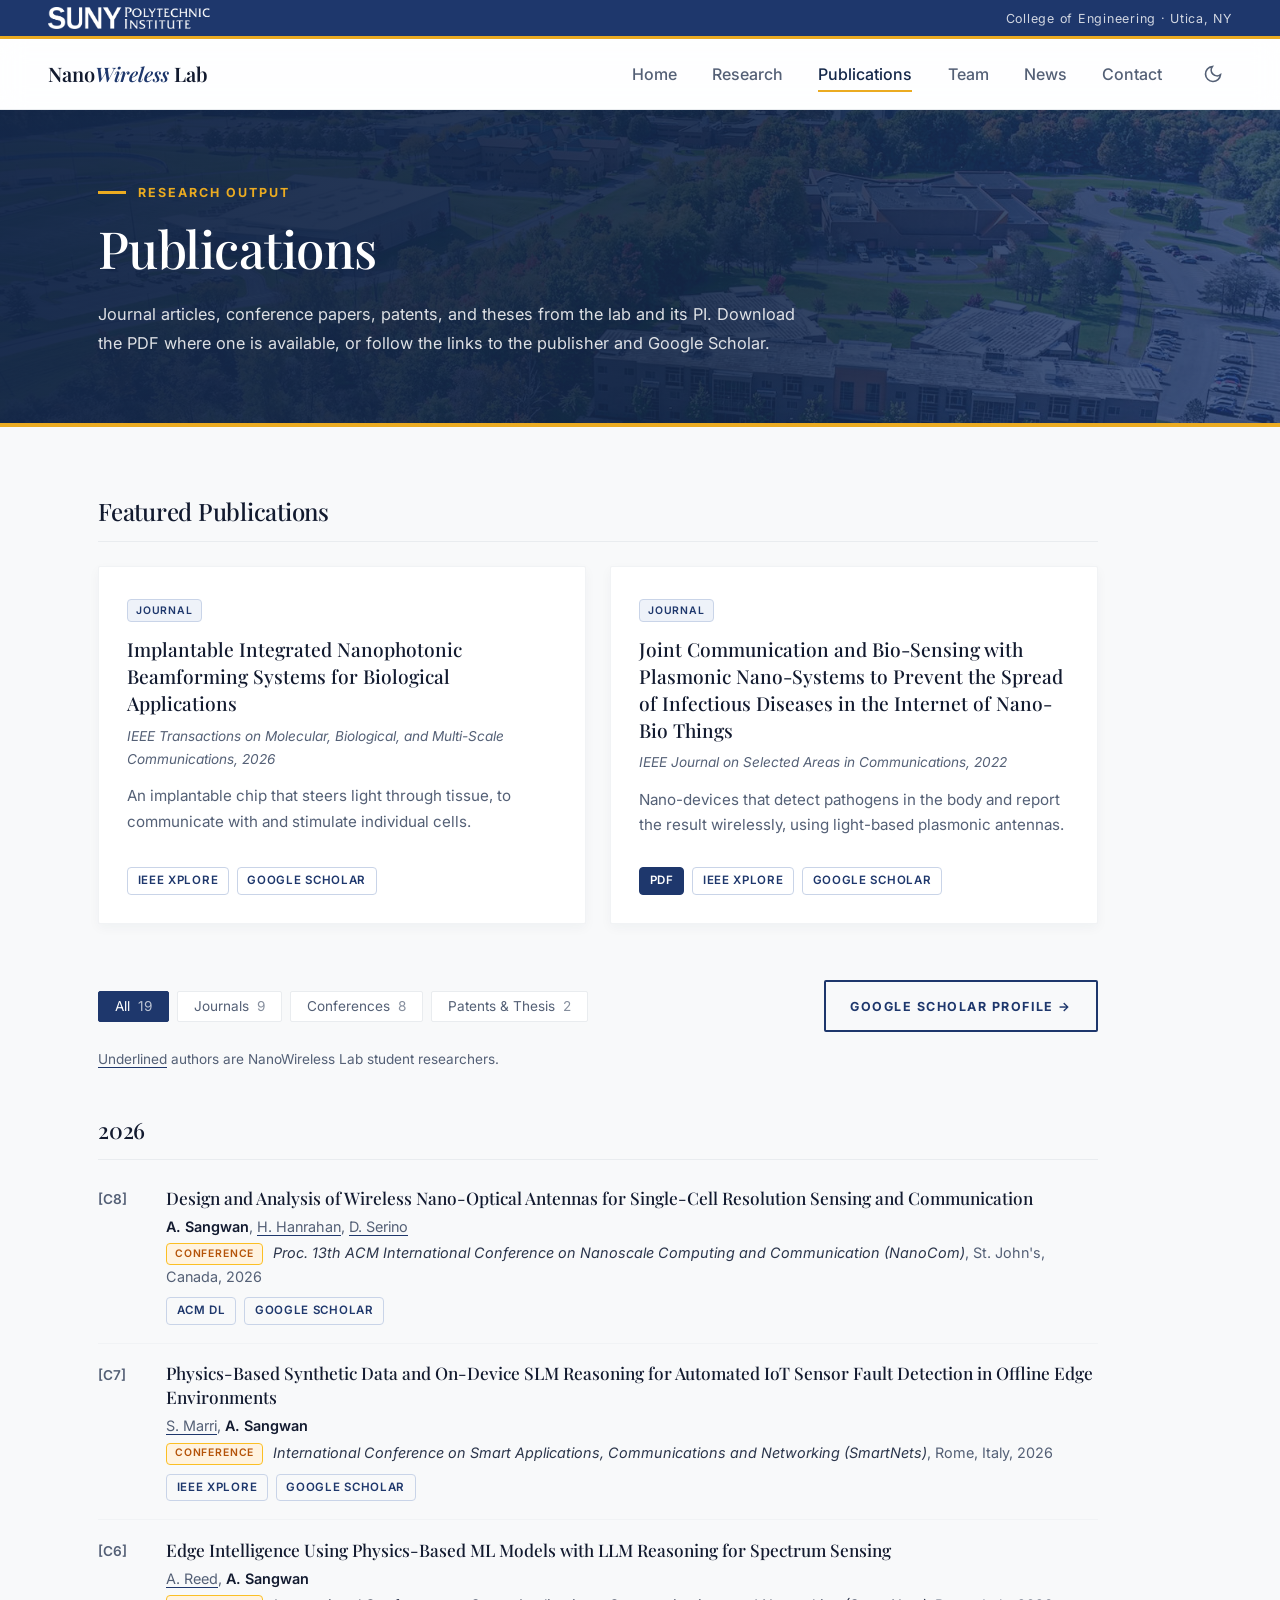
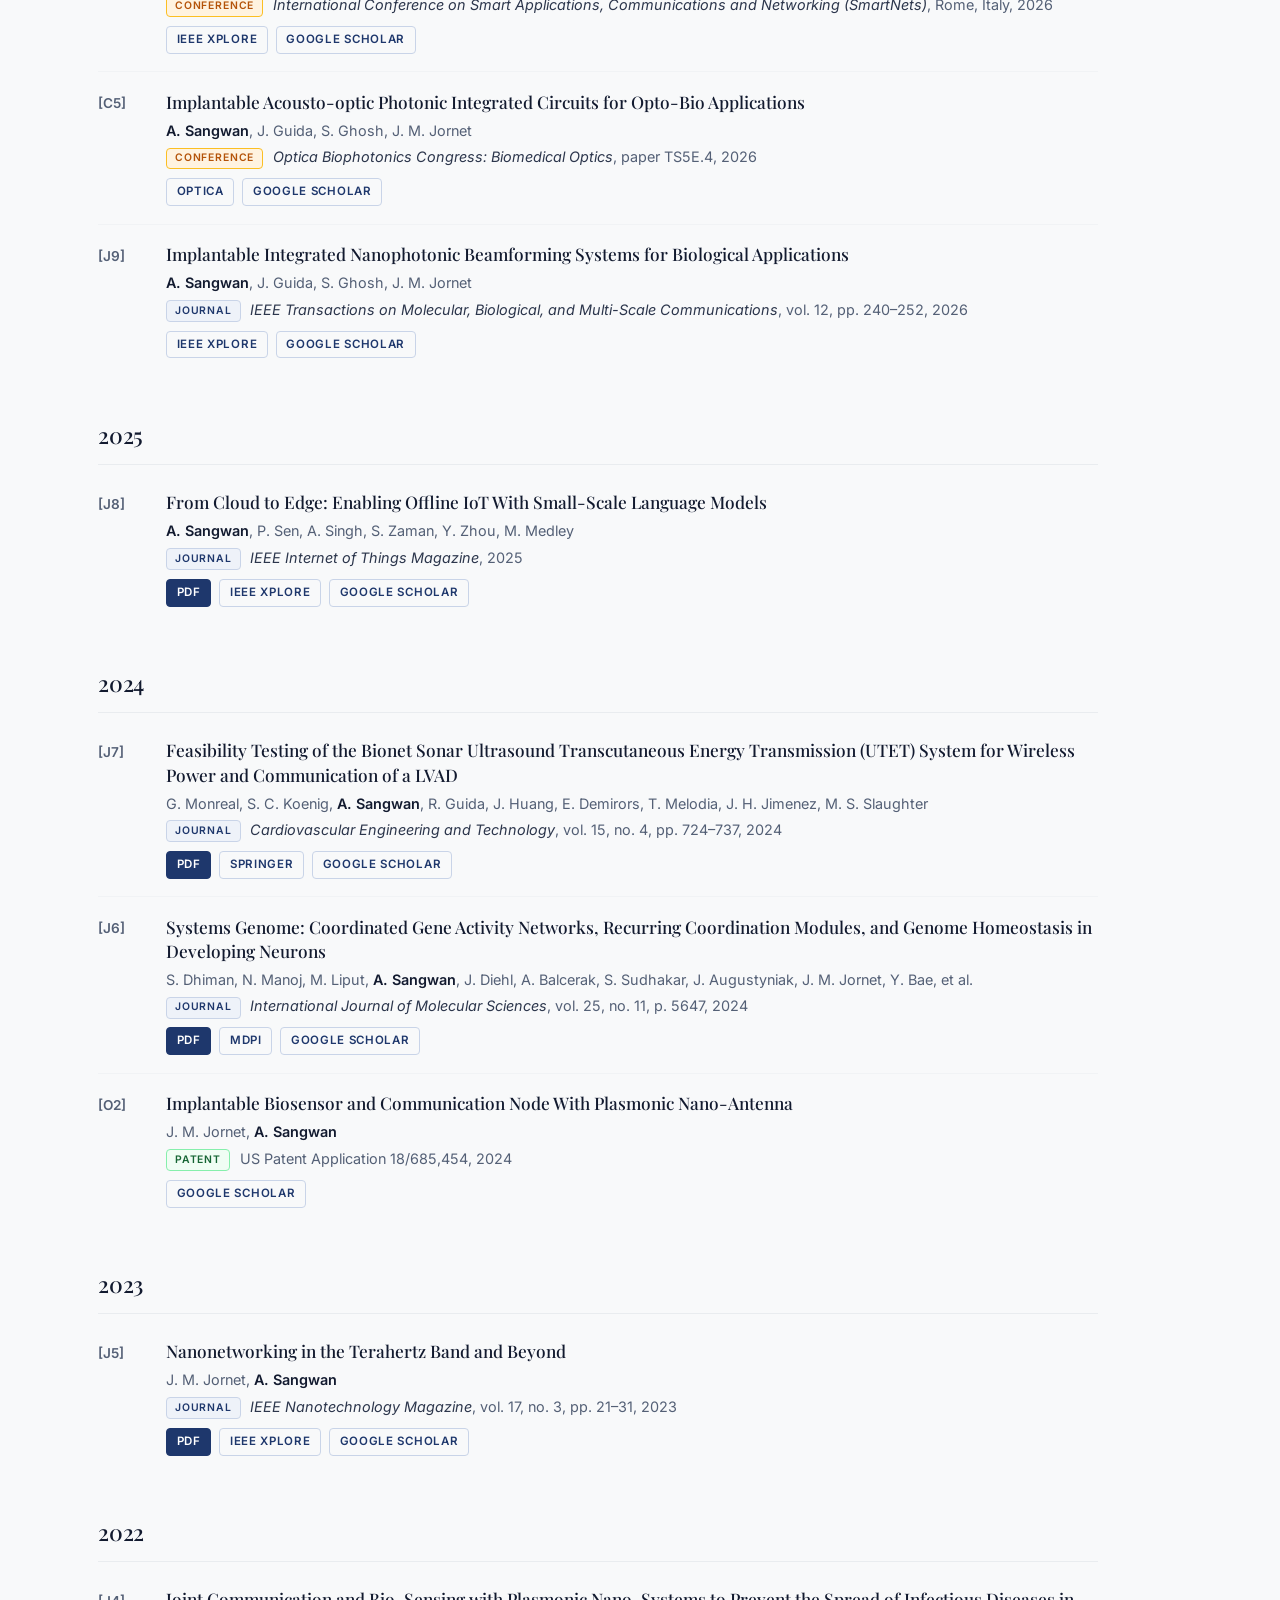
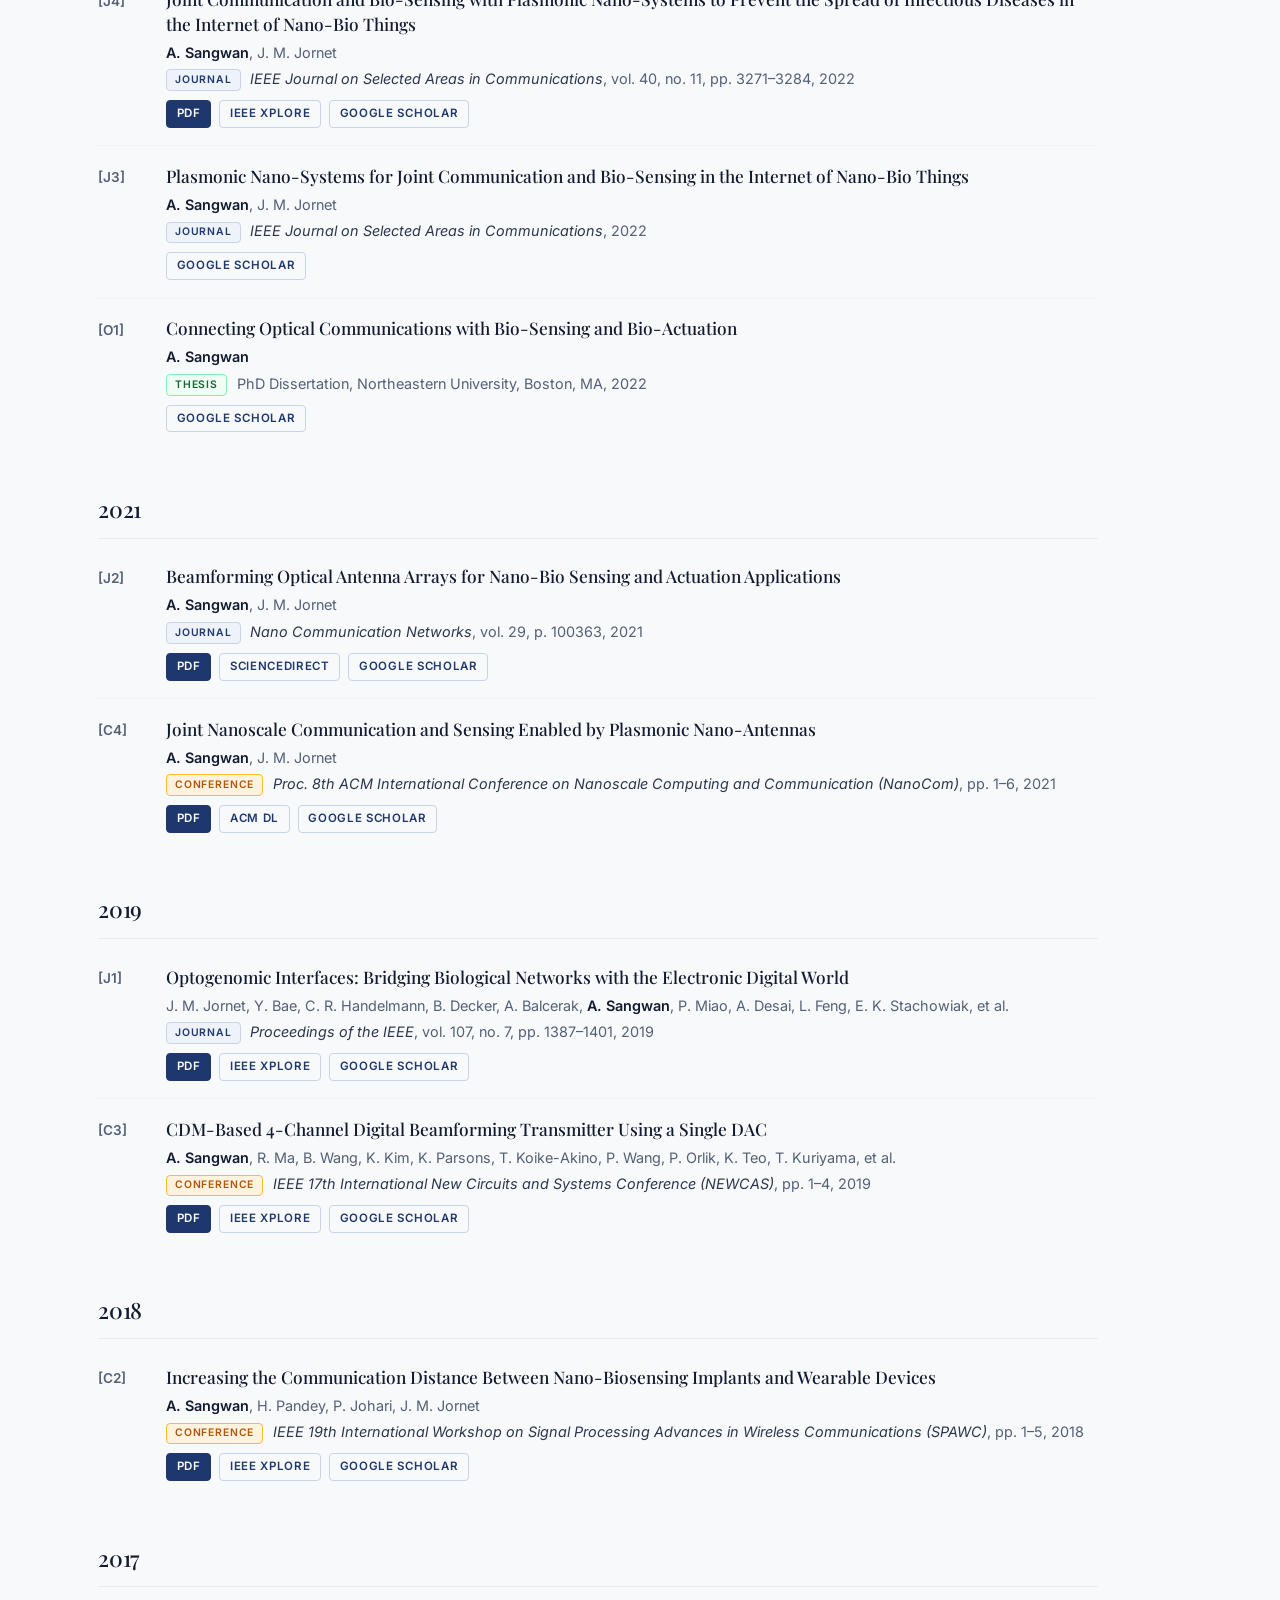
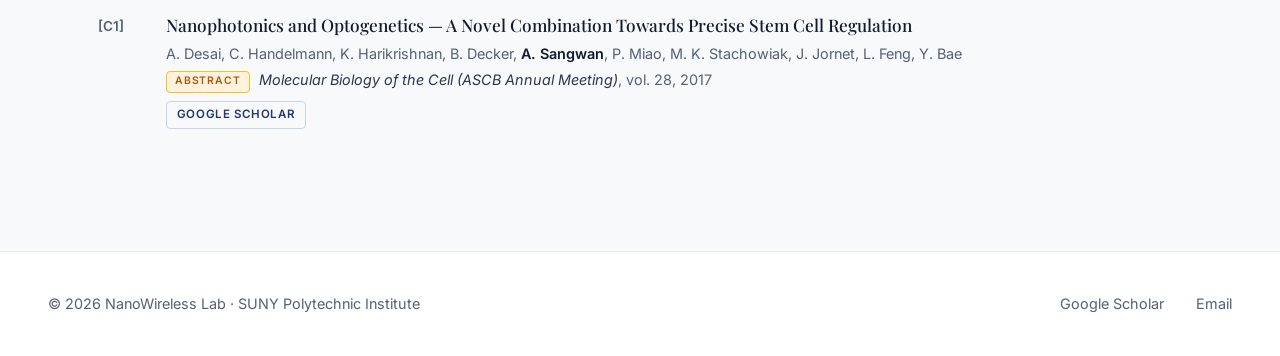
<file: pages/publications.html>
<!DOCTYPE html>
<html lang="en">
<head>
  <meta charset="UTF-8"/>
  <meta name="viewport" content="width=device-width, initial-scale=1.0"/>
  <title>Publications | NanoWireless Lab</title>
  <meta name="description" content="Research publications from the NanoWireless Lab at SUNY Polytechnic Institute."/>
  <link rel="icon" href="../images/favicon.svg" type="image/svg+xml" />
  <link rel="icon" href="../images/favicon-32.png" sizes="32x32" type="image/png" />
  <link rel="apple-touch-icon" href="../images/apple-touch-icon.png" />
  <meta property="og:type" content="website" />
  <meta property="og:site_name" content="NanoWireless Lab" />
  <meta property="og:title" content="Publications | NanoWireless Lab" />
  <meta property="og:description" content="Research publications from the NanoWireless Lab at SUNY Polytechnic Institute." />
  <meta property="og:url" content="https://nanowirelesslab.com/pages/publications.html" />
  <meta property="og:image" content="https://nanowirelesslab.com/images/og-image.jpg" />
  <meta property="og:image:width" content="1200" />
  <meta property="og:image:height" content="630" />
  <meta property="og:image:alt" content="NanoWireless Lab, SUNY Polytechnic Institute" />
  <meta name="twitter:card" content="summary_large_image" />
  <link rel="stylesheet" href="../css/style.css"/>
  <style>
    .pubs-section { padding: 4rem 3rem; background: var(--bg); }
    .pubs-inner { max-width: 1000px; }

    /* Toolbar: filter chips + Scholar link */
    .pubs-toolbar {
      display: flex;
      justify-content: space-between;
      align-items: center;
      gap: 1rem;
      flex-wrap: wrap;
      margin-bottom: 1rem;
    }
    .pub-filters { display: flex; gap: 0.5rem; flex-wrap: wrap; }
    .pub-filter {
      font-family: var(--font-mono);
      font-size: 0.85rem;
      color: var(--text-mute);
      background: var(--bg-card-subtle);
      border: 1px solid var(--border);
      border-radius: 2px;
      padding: 0.4rem 1rem;
      cursor: pointer;
      transition: var(--transition);
    }
    .pub-filter:hover { border-color: var(--blue); color: var(--blue); }
    .pub-filter.active { background: var(--blue); border-color: var(--blue); color: #fff; }
    .pub-filter .count { opacity: 0.7; margin-left: 0.25rem; }
    .pubs-legend { font-size: 0.85rem; color: var(--text-mute); margin-bottom: 2.5rem; }

    /* Featured */
    .featured-heading, .year-heading {
      font-family: var(--font-serif);
      font-weight: 500;
      color: var(--text-dark);
      letter-spacing: -0.01em;
      border-bottom: 1px solid var(--border);
      padding-bottom: 0.6rem;
      margin-bottom: 0.5rem;
    }
    .featured-heading { font-size: 1.5rem; margin-bottom: 1.5rem; }
    .featured-grid {
      display: grid;
      grid-template-columns: repeat(auto-fit, minmax(300px, 1fr));
      gap: 1.5rem;
      margin-bottom: 3.5rem;
    }
    .featured-card {
      padding: 1.75rem;
      border-radius: var(--radius);
      box-shadow: var(--shadow-sm);
      border: 1px solid var(--border-lt);
      background: var(--bg-card-subtle);
      display: flex;
      flex-direction: column;
    }
    .featured-card h3 {
      font-family: var(--font-serif);
      font-size: 1.2rem;
      font-weight: 500;
      color: var(--text-dark);
      line-height: 1.4;
      margin: 0.75rem 0 0.5rem;
    }
    .featured-card .featured-venue { font-size: 0.85rem; color: var(--text-mute); font-style: italic; margin-bottom: 0.75rem; }
    .featured-card p { font-size: 0.95rem; color: var(--text-mute); line-height: 1.7; margin-bottom: 1.25rem; flex: 1; }

    /* Publication list */
    .year-group { margin-bottom: 2.5rem; }
    .year-heading { font-size: 1.4rem; }
    .pub-list { list-style: none; }
    .pub-item {
      display: grid;
      grid-template-columns: 3.25rem 1fr;
      gap: 1rem;
      padding: 1.1rem 0;
      border-bottom: 1px solid var(--border-lt);
    }
    .pub-item:last-child { border-bottom: none; }
    .pub-num {
      font-size: 0.85rem;
      font-weight: 600;
      color: var(--text-mute);
      padding-top: 0.15rem;
    }
    .pub-title {
      display: block;
      font-family: var(--font-serif);
      font-size: 1.08rem;
      font-weight: 500;
      color: var(--text-dark);
      line-height: 1.4;
      margin-bottom: 0.3rem;
    }
    .pub-title:hover { color: var(--blue); }
    .pub-authors { font-size: 0.9rem; color: var(--text-mute); line-height: 1.6; margin-bottom: 0.2rem; }
    .pub-authors strong { color: var(--text-dark); font-weight: 600; }
    .lab-student { text-decoration: underline; text-decoration-color: var(--blue); text-underline-offset: 3px; }
    .pub-venue { font-size: 0.9rem; color: var(--text-mute); line-height: 1.6; }
    .pub-venue em { color: var(--text-mid); }
    .pub-type-badge {
      display: inline-block;
      font-style: normal;
      font-size: 0.65rem;
      font-weight: 600;
      letter-spacing: 0.08em;
      text-transform: uppercase;
      padding: 0.1rem 0.5rem;
      border-radius: 4px;
      margin-right: 0.35rem;
      vertical-align: 0.1em;
    }
    .badge-journal { background: var(--blue-lt); color: var(--blue); border: 1px solid var(--blue-mid); }
    .badge-conference { background: #FFF3E0; color: #B45309; border: 1px solid #FBBF24; }
    .badge-preprint { background: #F0FDF4; color: #166534; border: 1px solid #86EFAC; }
    .pub-links { margin-top: 0.55rem; display: flex; gap: 0.5rem; flex-wrap: wrap; }
    .pub-link {
      font-size: 0.72rem;
      font-weight: 600;
      letter-spacing: 0.06em;
      text-transform: uppercase;
      color: var(--blue);
      border: 1px solid var(--blue-mid);
      border-radius: 4px;
      padding: 0.2rem 0.6rem;
    }
    .pub-link:hover { background: var(--blue-lt); }
    .pub-link-pdf { background: var(--blue); border-color: var(--blue); color: #fff; }
    .pub-link-pdf:hover { background: var(--blue-dark); color: #fff; }

    @media (max-width: 768px) {
      .pubs-section { padding: 3rem 1.5rem; }
      .pub-item { grid-template-columns: 1fr; gap: 0.25rem; }
    }
  </style>
</head>
<body>

  <!-- SUNY POLY AFFILIATION BAR -->
  <div class="suny-bar">
    <a href="https://sunypoly.edu" target="_blank" rel="noopener">
      <img src="../images/sunypoly-wordmark-white.png" alt="SUNY Polytechnic Institute" />
    </a>
    <span>College of Engineering · Utica, NY</span>
  </div>

  <nav class="nav">
    <a class="nav-logo" href="../index.html">Nano<span>Wireless</span> Lab</a>
    <button class="nav-menu-btn" aria-label="Menu">☰</button>
    <ul class="nav-links">
      <li><a href="../index.html">Home</a></li>
      <li><a href="research.html">Research</a></li>
      <li><a href="publications.html" class="active">Publications</a></li>
      <li><a href="team.html">Team</a></li>
      <li><a href="news.html">News</a></li>
      <li><a href="contact.html">Contact</a></li>
    </ul>
      <button class="theme-toggle" aria-label="Toggle theme">
        <svg class="moon-icon" width="20" height="20" fill="none" stroke="currentColor" stroke-width="2" viewBox="0 0 24 24"><path d="M21 12.79A9 9 0 1 1 11.21 3 7 7 0 0 0 21 12.79z"></path></svg>
        <svg class="sun-icon" width="20" height="20" fill="none" stroke="currentColor" stroke-width="2" viewBox="0 0 24 24"><circle cx="12" cy="12" r="5"></circle><line x1="12" y1="1" x2="12" y2="3"></line><line x1="12" y1="21" x2="12" y2="23"></line><line x1="4.22" y1="4.22" x2="5.64" y2="5.64"></line><line x1="18.36" y1="18.36" x2="19.78" y2="19.78"></line><line x1="1" y1="12" x2="3" y2="12"></line><line x1="21" y1="12" x2="23" y2="12"></line><line x1="4.22" y1="19.78" x2="5.64" y2="18.36"></line><line x1="18.36" y1="5.64" x2="19.78" y2="4.22"></line></svg>
      </button>
    
  </nav>

  <div class="page-header">
    <div class="eyebrow">Research Output</div>
    <h1>Publications</h1>
    <p>Journal articles, conference papers, patents, and theses from the lab and its PI. Download the PDF where one is available, or follow the links to the publisher and Google Scholar.</p>
  </div>

  <section class="pubs-section">
   <div class="pubs-inner">

    <!-- FEATURED PUBLICATIONS -->
    <h2 class="featured-heading">Featured Publications</h2>
    <div class="featured-grid">
      <div class="featured-card">
        <div><span class="pub-type-badge badge-journal">Journal</span></div>
        <h3>Implantable Integrated Nanophotonic Beamforming Systems for Biological Applications</h3>
        <div class="featured-venue">IEEE Transactions on Molecular, Biological, and Multi-Scale Communications, 2026</div>
        <p>An implantable chip that steers light through tissue, to communicate with and stimulate individual cells.</p>
        <div class="pub-links">
          <a class="pub-link" href="https://doi.org/10.1109/TMBMC.2025.3647234" target="_blank" rel="noopener">IEEE Xplore</a>
          <a class="pub-link" href="https://scholar.google.com/citations?view_op=view_citation&hl=en&user=TsjzTJYAAAAJ&citation_for_view=TsjzTJYAAAAJ:ufrVoPGSRksC" target="_blank" rel="noopener">Google Scholar</a>
        </div>
      </div>
      <div class="featured-card">
        <div><span class="pub-type-badge badge-journal">Journal</span></div>
        <h3>Joint Communication and Bio-Sensing with Plasmonic Nano-Systems to Prevent the Spread of Infectious Diseases in the Internet of Nano-Bio Things</h3>
        <div class="featured-venue">IEEE Journal on Selected Areas in Communications, 2022</div>
        <p>Nano-devices that detect pathogens in the body and report the result wirelessly, using light-based plasmonic antennas.</p>
        <div class="pub-links">
          <a class="pub-link pub-link-pdf" href="https://drive.google.com/file/d/1VrlrYHWukSJTr_MptyOl251C0uEZRc5K/view" target="_blank" rel="noopener">PDF</a>
          <a class="pub-link" href="https://doi.org/10.1109/JSAC.2022.3214288" target="_blank" rel="noopener">IEEE Xplore</a>
          <a class="pub-link" href="https://scholar.google.com/citations?view_op=view_citation&hl=en&user=TsjzTJYAAAAJ&citation_for_view=TsjzTJYAAAAJ:zYLM7Y9cAGgC" target="_blank" rel="noopener">Google Scholar</a>
        </div>
      </div>
    </div>

    <!-- ALL PUBLICATIONS -->
    <div class="pubs-toolbar">
      <div class="pub-filters" role="group" aria-label="Filter publications by type">
        <button class="pub-filter active" data-filter="all">All</button>
        <button class="pub-filter" data-filter="journal">Journals</button>
        <button class="pub-filter" data-filter="conference">Conferences</button>
        <button class="pub-filter" data-filter="other">Patents &amp; Thesis</button>
      </div>
      <a class="btn-ghost" href="https://scholar.google.com/citations?user=TsjzTJYAAAAJ&hl=en" target="_blank" rel="noopener">Google Scholar profile &rarr;</a>
    </div>
    <p class="pubs-legend"><span class="lab-student">Underlined</span> authors are NanoWireless Lab student researchers.</p>

    <div class="year-group">
      <h2 class="year-heading">2026</h2>
      <ol class="pub-list">
      <li class="pub-item" data-type="conference">
        <span class="pub-num">[C8]</span>
        <div>
          <a class="pub-title" href="https://doi.org/10.1145/3818305.3830246" target="_blank" rel="noopener">Design and Analysis of Wireless Nano-Optical Antennas for Single-Cell Resolution Sensing and Communication</a>
          <p class="pub-authors"><strong>A. Sangwan</strong>, <span class="lab-student">H. Hanrahan</span>, <span class="lab-student">D. Serino</span></p>
          <p class="pub-venue"><span class="pub-type-badge badge-conference">Conference</span> <em>Proc. 13th ACM International Conference on Nanoscale Computing and Communication (NanoCom)</em>, St. John's, Canada, 2026</p>
          <div class="pub-links">
            <a class="pub-link" href="https://doi.org/10.1145/3818305.3830246" target="_blank" rel="noopener">ACM DL</a>
            <a class="pub-link" href="https://scholar.google.com/citations?view_op=view_citation&hl=en&user=TsjzTJYAAAAJ&citation_for_view=TsjzTJYAAAAJ:UebtZRa9Y70C" target="_blank" rel="noopener">Google Scholar</a>
          </div>
        </div>
      </li>
      <li class="pub-item" data-type="conference">
        <span class="pub-num">[C7]</span>
        <div>
          <a class="pub-title" href="https://doi.org/10.1109/SmartNets69662.2026.11604705" target="_blank" rel="noopener">Physics-Based Synthetic Data and On-Device SLM Reasoning for Automated IoT Sensor Fault Detection in Offline Edge Environments</a>
          <p class="pub-authors"><span class="lab-student">S. Marri</span>, <strong>A. Sangwan</strong></p>
          <p class="pub-venue"><span class="pub-type-badge badge-conference">Conference</span> <em>International Conference on Smart Applications, Communications and Networking (SmartNets)</em>, Rome, Italy, 2026</p>
          <div class="pub-links">
            <a class="pub-link" href="https://doi.org/10.1109/SmartNets69662.2026.11604705" target="_blank" rel="noopener">IEEE Xplore</a>
            <a class="pub-link" href="https://scholar.google.com/citations?view_op=view_citation&hl=en&user=TsjzTJYAAAAJ&citation_for_view=TsjzTJYAAAAJ:roLk4NBRz8UC" target="_blank" rel="noopener">Google Scholar</a>
          </div>
        </div>
      </li>
      <li class="pub-item" data-type="conference">
        <span class="pub-num">[C6]</span>
        <div>
          <a class="pub-title" href="https://doi.org/10.1109/SmartNets69662.2026.11604917" target="_blank" rel="noopener">Edge Intelligence Using Physics-Based ML Models with LLM Reasoning for Spectrum Sensing</a>
          <p class="pub-authors"><span class="lab-student">A. Reed</span>, <strong>A. Sangwan</strong></p>
          <p class="pub-venue"><span class="pub-type-badge badge-conference">Conference</span> <em>International Conference on Smart Applications, Communications and Networking (SmartNets)</em>, Rome, Italy, 2026</p>
          <div class="pub-links">
            <a class="pub-link" href="https://doi.org/10.1109/SmartNets69662.2026.11604917" target="_blank" rel="noopener">IEEE Xplore</a>
            <a class="pub-link" href="https://scholar.google.com/citations?view_op=view_citation&hl=en&user=TsjzTJYAAAAJ&citation_for_view=TsjzTJYAAAAJ:LkGwnXOMwfcC" target="_blank" rel="noopener">Google Scholar</a>
          </div>
        </div>
      </li>
      <li class="pub-item" data-type="conference">
        <span class="pub-num">[C5]</span>
        <div>
          <a class="pub-title" href="https://doi.org/10.1364/TRANSLATIONAL.2026.TS5E.4" target="_blank" rel="noopener">Implantable Acousto-optic Photonic Integrated Circuits for Opto-Bio Applications</a>
          <p class="pub-authors"><strong>A. Sangwan</strong>, J. Guida, S. Ghosh, J. M. Jornet</p>
          <p class="pub-venue"><span class="pub-type-badge badge-conference">Conference</span> <em>Optica Biophotonics Congress: Biomedical Optics</em>, paper TS5E.4, 2026</p>
          <div class="pub-links">
            <a class="pub-link" href="https://doi.org/10.1364/TRANSLATIONAL.2026.TS5E.4" target="_blank" rel="noopener">Optica</a>
            <a class="pub-link" href="https://scholar.google.com/citations?view_op=view_citation&hl=en&user=TsjzTJYAAAAJ&citation_for_view=TsjzTJYAAAAJ:_FxGoFyzp5QC" target="_blank" rel="noopener">Google Scholar</a>
          </div>
        </div>
      </li>
      <li class="pub-item" data-type="journal">
        <span class="pub-num">[J9]</span>
        <div>
          <a class="pub-title" href="https://doi.org/10.1109/TMBMC.2025.3647234" target="_blank" rel="noopener">Implantable Integrated Nanophotonic Beamforming Systems for Biological Applications</a>
          <p class="pub-authors"><strong>A. Sangwan</strong>, J. Guida, S. Ghosh, J. M. Jornet</p>
          <p class="pub-venue"><span class="pub-type-badge badge-journal">Journal</span> <em>IEEE Transactions on Molecular, Biological, and Multi-Scale Communications</em>, vol. 12, pp. 240–252, 2026</p>
          <div class="pub-links">
            <a class="pub-link" href="https://doi.org/10.1109/TMBMC.2025.3647234" target="_blank" rel="noopener">IEEE Xplore</a>
            <a class="pub-link" href="https://scholar.google.com/citations?view_op=view_citation&hl=en&user=TsjzTJYAAAAJ&citation_for_view=TsjzTJYAAAAJ:ufrVoPGSRksC" target="_blank" rel="noopener">Google Scholar</a>
          </div>
        </div>
      </li>
      </ol>
    </div>

    <div class="year-group">
      <h2 class="year-heading">2025</h2>
      <ol class="pub-list">
      <li class="pub-item" data-type="journal">
        <span class="pub-num">[J8]</span>
        <div>
          <a class="pub-title" href="https://doi.org/10.1109/MIOT.2025.3608631" target="_blank" rel="noopener">From Cloud to Edge: Enabling Offline IoT With Small-Scale Language Models</a>
          <p class="pub-authors"><strong>A. Sangwan</strong>, P. Sen, A. Singh, S. Zaman, Y. Zhou, M. Medley</p>
          <p class="pub-venue"><span class="pub-type-badge badge-journal">Journal</span> <em>IEEE Internet of Things Magazine</em>, 2025</p>
          <div class="pub-links">
            <a class="pub-link pub-link-pdf" href="https://drive.google.com/file/d/1RuyEUwXAODLDuunCVJ6bVGjcUUkSH03f/view" target="_blank" rel="noopener">PDF</a>
            <a class="pub-link" href="https://doi.org/10.1109/MIOT.2025.3608631" target="_blank" rel="noopener">IEEE Xplore</a>
            <a class="pub-link" href="https://scholar.google.com/citations?view_op=view_citation&hl=en&user=TsjzTJYAAAAJ&citation_for_view=TsjzTJYAAAAJ:WF5omc3nYNoC" target="_blank" rel="noopener">Google Scholar</a>
          </div>
        </div>
      </li>
      </ol>
    </div>

    <div class="year-group">
      <h2 class="year-heading">2024</h2>
      <ol class="pub-list">
      <li class="pub-item" data-type="journal">
        <span class="pub-num">[J7]</span>
        <div>
          <a class="pub-title" href="https://doi.org/10.1007/s13239-024-00748-9" target="_blank" rel="noopener">Feasibility Testing of the Bionet Sonar Ultrasound Transcutaneous Energy Transmission (UTET) System for Wireless Power and Communication of a LVAD</a>
          <p class="pub-authors">G. Monreal, S. C. Koenig, <strong>A. Sangwan</strong>, R. Guida, J. Huang, E. Demirors, T. Melodia, J. H. Jimenez, M. S. Slaughter</p>
          <p class="pub-venue"><span class="pub-type-badge badge-journal">Journal</span> <em>Cardiovascular Engineering and Technology</em>, vol. 15, no. 4, pp. 724–737, 2024</p>
          <div class="pub-links">
            <a class="pub-link pub-link-pdf" href="https://drive.google.com/file/d/15oTOABtt4X-g3zGWVfn0divUg4J4YkH2/view" target="_blank" rel="noopener">PDF</a>
            <a class="pub-link" href="https://doi.org/10.1007/s13239-024-00748-9" target="_blank" rel="noopener">Springer</a>
            <a class="pub-link" href="https://scholar.google.com/citations?view_op=view_citation&hl=en&user=TsjzTJYAAAAJ&citation_for_view=TsjzTJYAAAAJ:YsMSGLbcyi4C" target="_blank" rel="noopener">Google Scholar</a>
          </div>
        </div>
      </li>
      <li class="pub-item" data-type="journal">
        <span class="pub-num">[J6]</span>
        <div>
          <a class="pub-title" href="https://doi.org/10.3390/ijms25115647" target="_blank" rel="noopener">Systems Genome: Coordinated Gene Activity Networks, Recurring Coordination Modules, and Genome Homeostasis in Developing Neurons</a>
          <p class="pub-authors">S. Dhiman, N. Manoj, M. Liput, <strong>A. Sangwan</strong>, J. Diehl, A. Balcerak, S. Sudhakar, J. Augustyniak, J. M. Jornet, Y. Bae, et al.</p>
          <p class="pub-venue"><span class="pub-type-badge badge-journal">Journal</span> <em>International Journal of Molecular Sciences</em>, vol. 25, no. 11, p. 5647, 2024</p>
          <div class="pub-links">
            <a class="pub-link pub-link-pdf" href="https://drive.google.com/file/d/1_1ZjbX6ORHIbiPlcGkrwO3QHig2HxQrG/view" target="_blank" rel="noopener">PDF</a>
            <a class="pub-link" href="https://doi.org/10.3390/ijms25115647" target="_blank" rel="noopener">MDPI</a>
            <a class="pub-link" href="https://scholar.google.com/citations?view_op=view_citation&hl=en&user=TsjzTJYAAAAJ&citation_for_view=TsjzTJYAAAAJ:W7OEmFMy1HYC" target="_blank" rel="noopener">Google Scholar</a>
          </div>
        </div>
      </li>
      <li class="pub-item" data-type="other">
        <span class="pub-num">[O2]</span>
        <div>
          <a class="pub-title" href="https://scholar.google.com/citations?view_op=view_citation&hl=en&user=TsjzTJYAAAAJ&citation_for_view=TsjzTJYAAAAJ:eQOLeE2rZwMC" target="_blank" rel="noopener">Implantable Biosensor and Communication Node With Plasmonic Nano-Antenna</a>
          <p class="pub-authors">J. M. Jornet, <strong>A. Sangwan</strong></p>
          <p class="pub-venue"><span class="pub-type-badge badge-preprint">Patent</span> US Patent Application 18/685,454, 2024</p>
          <div class="pub-links">
            <a class="pub-link" href="https://scholar.google.com/citations?view_op=view_citation&hl=en&user=TsjzTJYAAAAJ&citation_for_view=TsjzTJYAAAAJ:eQOLeE2rZwMC" target="_blank" rel="noopener">Google Scholar</a>
          </div>
        </div>
      </li>
      </ol>
    </div>

    <div class="year-group">
      <h2 class="year-heading">2023</h2>
      <ol class="pub-list">
      <li class="pub-item" data-type="journal">
        <span class="pub-num">[J5]</span>
        <div>
          <a class="pub-title" href="https://doi.org/10.1109/MNANO.2023.3262105" target="_blank" rel="noopener">Nanonetworking in the Terahertz Band and Beyond</a>
          <p class="pub-authors">J. M. Jornet, <strong>A. Sangwan</strong></p>
          <p class="pub-venue"><span class="pub-type-badge badge-journal">Journal</span> <em>IEEE Nanotechnology Magazine</em>, vol. 17, no. 3, pp. 21–31, 2023</p>
          <div class="pub-links">
            <a class="pub-link pub-link-pdf" href="https://drive.google.com/file/d/1jJtwZt4V8UAzrnFNl4OGI87H2OAL1Sn9/view" target="_blank" rel="noopener">PDF</a>
            <a class="pub-link" href="https://doi.org/10.1109/MNANO.2023.3262105" target="_blank" rel="noopener">IEEE Xplore</a>
            <a class="pub-link" href="https://scholar.google.com/citations?view_op=view_citation&hl=en&user=TsjzTJYAAAAJ&citation_for_view=TsjzTJYAAAAJ:Tyk-4Ss8FVUC" target="_blank" rel="noopener">Google Scholar</a>
          </div>
        </div>
      </li>
      </ol>
    </div>

    <div class="year-group">
      <h2 class="year-heading">2022</h2>
      <ol class="pub-list">
      <li class="pub-item" data-type="journal">
        <span class="pub-num">[J4]</span>
        <div>
          <a class="pub-title" href="https://doi.org/10.1109/JSAC.2022.3214288" target="_blank" rel="noopener">Joint Communication and Bio-Sensing with Plasmonic Nano-Systems to Prevent the Spread of Infectious Diseases in the Internet of Nano-Bio Things</a>
          <p class="pub-authors"><strong>A. Sangwan</strong>, J. M. Jornet</p>
          <p class="pub-venue"><span class="pub-type-badge badge-journal">Journal</span> <em>IEEE Journal on Selected Areas in Communications</em>, vol. 40, no. 11, pp. 3271–3284, 2022</p>
          <div class="pub-links">
            <a class="pub-link pub-link-pdf" href="https://drive.google.com/file/d/1VrlrYHWukSJTr_MptyOl251C0uEZRc5K/view" target="_blank" rel="noopener">PDF</a>
            <a class="pub-link" href="https://doi.org/10.1109/JSAC.2022.3214288" target="_blank" rel="noopener">IEEE Xplore</a>
            <a class="pub-link" href="https://scholar.google.com/citations?view_op=view_citation&hl=en&user=TsjzTJYAAAAJ&citation_for_view=TsjzTJYAAAAJ:zYLM7Y9cAGgC" target="_blank" rel="noopener">Google Scholar</a>
          </div>
        </div>
      </li>
      <li class="pub-item" data-type="journal">
        <span class="pub-num">[J3]</span>
        <div>
          <a class="pub-title" href="https://scholar.google.com/citations?view_op=view_citation&hl=en&user=TsjzTJYAAAAJ&citation_for_view=TsjzTJYAAAAJ:IjCSPb-OGe4C" target="_blank" rel="noopener">Plasmonic Nano-Systems for Joint Communication and Bio-Sensing in the Internet of Nano-Bio Things</a>
          <p class="pub-authors"><strong>A. Sangwan</strong>, J. M. Jornet</p>
          <p class="pub-venue"><span class="pub-type-badge badge-journal">Journal</span> <em>IEEE Journal on Selected Areas in Communications</em>, 2022</p>
          <div class="pub-links">
            <a class="pub-link" href="https://scholar.google.com/citations?view_op=view_citation&hl=en&user=TsjzTJYAAAAJ&citation_for_view=TsjzTJYAAAAJ:IjCSPb-OGe4C" target="_blank" rel="noopener">Google Scholar</a>
          </div>
        </div>
      </li>
      <li class="pub-item" data-type="other">
        <span class="pub-num">[O1]</span>
        <div>
          <a class="pub-title" href="https://scholar.google.com/citations?view_op=view_citation&hl=en&user=TsjzTJYAAAAJ&citation_for_view=TsjzTJYAAAAJ:Y0pCki6q_DkC" target="_blank" rel="noopener">Connecting Optical Communications with Bio-Sensing and Bio-Actuation</a>
          <p class="pub-authors"><strong>A. Sangwan</strong></p>
          <p class="pub-venue"><span class="pub-type-badge badge-preprint">Thesis</span> PhD Dissertation, Northeastern University, Boston, MA, 2022</p>
          <div class="pub-links">
            <a class="pub-link" href="https://scholar.google.com/citations?view_op=view_citation&hl=en&user=TsjzTJYAAAAJ&citation_for_view=TsjzTJYAAAAJ:Y0pCki6q_DkC" target="_blank" rel="noopener">Google Scholar</a>
          </div>
        </div>
      </li>
      </ol>
    </div>

    <div class="year-group">
      <h2 class="year-heading">2021</h2>
      <ol class="pub-list">
      <li class="pub-item" data-type="journal">
        <span class="pub-num">[J2]</span>
        <div>
          <a class="pub-title" href="https://doi.org/10.1016/j.nancom.2021.100363" target="_blank" rel="noopener">Beamforming Optical Antenna Arrays for Nano-Bio Sensing and Actuation Applications</a>
          <p class="pub-authors"><strong>A. Sangwan</strong>, J. M. Jornet</p>
          <p class="pub-venue"><span class="pub-type-badge badge-journal">Journal</span> <em>Nano Communication Networks</em>, vol. 29, p. 100363, 2021</p>
          <div class="pub-links">
            <a class="pub-link pub-link-pdf" href="https://drive.google.com/file/d/1oZ0W_S13APHU3F1-PMmG4GVU9DmCLVEg/view" target="_blank" rel="noopener">PDF</a>
            <a class="pub-link" href="https://doi.org/10.1016/j.nancom.2021.100363" target="_blank" rel="noopener">ScienceDirect</a>
            <a class="pub-link" href="https://scholar.google.com/citations?view_op=view_citation&hl=en&user=TsjzTJYAAAAJ&citation_for_view=TsjzTJYAAAAJ:2osOgNQ5qMEC" target="_blank" rel="noopener">Google Scholar</a>
          </div>
        </div>
      </li>
      <li class="pub-item" data-type="conference">
        <span class="pub-num">[C4]</span>
        <div>
          <a class="pub-title" href="https://doi.org/10.1145/3477206.3477447" target="_blank" rel="noopener">Joint Nanoscale Communication and Sensing Enabled by Plasmonic Nano-Antennas</a>
          <p class="pub-authors"><strong>A. Sangwan</strong>, J. M. Jornet</p>
          <p class="pub-venue"><span class="pub-type-badge badge-conference">Conference</span> <em>Proc. 8th ACM International Conference on Nanoscale Computing and Communication (NanoCom)</em>, pp. 1–6, 2021</p>
          <div class="pub-links">
            <a class="pub-link pub-link-pdf" href="https://drive.google.com/file/d/16cQWu7KMlANP2ZbtS3gQmGVRkrcrcU5t/view" target="_blank" rel="noopener">PDF</a>
            <a class="pub-link" href="https://doi.org/10.1145/3477206.3477447" target="_blank" rel="noopener">ACM DL</a>
            <a class="pub-link" href="https://scholar.google.com/citations?view_op=view_citation&hl=en&user=TsjzTJYAAAAJ&citation_for_view=TsjzTJYAAAAJ:qjMakFHDy7sC" target="_blank" rel="noopener">Google Scholar</a>
          </div>
        </div>
      </li>
      </ol>
    </div>

    <div class="year-group">
      <h2 class="year-heading">2019</h2>
      <ol class="pub-list">
      <li class="pub-item" data-type="journal">
        <span class="pub-num">[J1]</span>
        <div>
          <a class="pub-title" href="https://doi.org/10.1109/JPROC.2019.2916055" target="_blank" rel="noopener">Optogenomic Interfaces: Bridging Biological Networks with the Electronic Digital World</a>
          <p class="pub-authors">J. M. Jornet, Y. Bae, C. R. Handelmann, B. Decker, A. Balcerak, <strong>A. Sangwan</strong>, P. Miao, A. Desai, L. Feng, E. K. Stachowiak, et al.</p>
          <p class="pub-venue"><span class="pub-type-badge badge-journal">Journal</span> <em>Proceedings of the IEEE</em>, vol. 107, no. 7, pp. 1387–1401, 2019</p>
          <div class="pub-links">
            <a class="pub-link pub-link-pdf" href="https://drive.google.com/file/d/1KpSsREy3-tfxhPNDq9AiYLUx2Q7Gb9tr/view" target="_blank" rel="noopener">PDF</a>
            <a class="pub-link" href="https://doi.org/10.1109/JPROC.2019.2916055" target="_blank" rel="noopener">IEEE Xplore</a>
            <a class="pub-link" href="https://scholar.google.com/citations?view_op=view_citation&hl=en&user=TsjzTJYAAAAJ&citation_for_view=TsjzTJYAAAAJ:d1gkVwhDpl0C" target="_blank" rel="noopener">Google Scholar</a>
          </div>
        </div>
      </li>
      <li class="pub-item" data-type="conference">
        <span class="pub-num">[C3]</span>
        <div>
          <a class="pub-title" href="https://doi.org/10.1109/NEWCAS44328.2019.8961250" target="_blank" rel="noopener">CDM-Based 4-Channel Digital Beamforming Transmitter Using a Single DAC</a>
          <p class="pub-authors"><strong>A. Sangwan</strong>, R. Ma, B. Wang, K. Kim, K. Parsons, T. Koike-Akino, P. Wang, P. Orlik, K. Teo, T. Kuriyama, et al.</p>
          <p class="pub-venue"><span class="pub-type-badge badge-conference">Conference</span> <em>IEEE 17th International New Circuits and Systems Conference (NEWCAS)</em>, pp. 1–4, 2019</p>
          <div class="pub-links">
            <a class="pub-link pub-link-pdf" href="https://drive.google.com/file/d/1QledMHFmyu_ByvJO2gdbKodbiqW-76Mw/view" target="_blank" rel="noopener">PDF</a>
            <a class="pub-link" href="https://doi.org/10.1109/NEWCAS44328.2019.8961250" target="_blank" rel="noopener">IEEE Xplore</a>
            <a class="pub-link" href="https://scholar.google.com/citations?view_op=view_citation&hl=en&user=TsjzTJYAAAAJ&citation_for_view=TsjzTJYAAAAJ:9yKSN-GCB0IC" target="_blank" rel="noopener">Google Scholar</a>
          </div>
        </div>
      </li>
      </ol>
    </div>

    <div class="year-group">
      <h2 class="year-heading">2018</h2>
      <ol class="pub-list">
      <li class="pub-item" data-type="conference">
        <span class="pub-num">[C2]</span>
        <div>
          <a class="pub-title" href="https://doi.org/10.1109/SPAWC.2018.8446015" target="_blank" rel="noopener">Increasing the Communication Distance Between Nano-Biosensing Implants and Wearable Devices</a>
          <p class="pub-authors"><strong>A. Sangwan</strong>, H. Pandey, P. Johari, J. M. Jornet</p>
          <p class="pub-venue"><span class="pub-type-badge badge-conference">Conference</span> <em>IEEE 19th International Workshop on Signal Processing Advances in Wireless Communications (SPAWC)</em>, pp. 1–5, 2018</p>
          <div class="pub-links">
            <a class="pub-link pub-link-pdf" href="https://drive.google.com/file/d/1s9JnJt6zcwdBDLguzoD9C9J_vqmZIU1a/view" target="_blank" rel="noopener">PDF</a>
            <a class="pub-link" href="https://doi.org/10.1109/SPAWC.2018.8446015" target="_blank" rel="noopener">IEEE Xplore</a>
            <a class="pub-link" href="https://scholar.google.com/citations?view_op=view_citation&hl=en&user=TsjzTJYAAAAJ&citation_for_view=TsjzTJYAAAAJ:u5HHmVD_uO8C" target="_blank" rel="noopener">Google Scholar</a>
          </div>
        </div>
      </li>
      </ol>
    </div>

    <div class="year-group">
      <h2 class="year-heading">2017</h2>
      <ol class="pub-list">
      <li class="pub-item" data-type="conference">
        <span class="pub-num">[C1]</span>
        <div>
          <a class="pub-title" href="https://scholar.google.com/citations?view_op=view_citation&hl=en&user=TsjzTJYAAAAJ&citation_for_view=TsjzTJYAAAAJ:u-x6o8ySG0sC" target="_blank" rel="noopener">Nanophotonics and Optogenetics — A Novel Combination Towards Precise Stem Cell Regulation</a>
          <p class="pub-authors">A. Desai, C. Handelmann, K. Harikrishnan, B. Decker, <strong>A. Sangwan</strong>, P. Miao, M. K. Stachowiak, J. Jornet, L. Feng, Y. Bae</p>
          <p class="pub-venue"><span class="pub-type-badge badge-conference">Abstract</span> <em>Molecular Biology of the Cell (ASCB Annual Meeting)</em>, vol. 28, 2017</p>
          <div class="pub-links">
            <a class="pub-link" href="https://scholar.google.com/citations?view_op=view_citation&hl=en&user=TsjzTJYAAAAJ&citation_for_view=TsjzTJYAAAAJ:u-x6o8ySG0sC" target="_blank" rel="noopener">Google Scholar</a>
          </div>
        </div>
      </li>
      </ol>
    </div>

   </div>
  </section>

  <footer>
    <span class="footer-copy">© 2026 NanoWireless Lab · SUNY Polytechnic Institute</span>
    <div class="footer-links">
      <a href="https://scholar.google.com/citations?user=TsjzTJYAAAAJ&hl=en" target="_blank" rel="noopener">Google Scholar</a>
      <a href="mailto:sangwaa@sunypoly.edu">Email</a>
    </div>
  </footer>

  <script src="../js/main.js"></script>
  <script>
    // Publication type filter
    (function () {
      const buttons = document.querySelectorAll('.pub-filter');
      const items = document.querySelectorAll('.pub-item');
      const groups = document.querySelectorAll('.year-group');
      buttons.forEach(function (btn) {
        const f = btn.dataset.filter;
        const n = f === 'all' ? items.length : document.querySelectorAll('.pub-item[data-type="' + f + '"]').length;
        btn.insertAdjacentHTML('beforeend', ' <span class="count">' + n + '</span>');
        btn.addEventListener('click', function () {
          buttons.forEach(function (b) { b.classList.toggle('active', b === btn); });
          items.forEach(function (it) { it.hidden = f !== 'all' && it.dataset.type !== f; });
          groups.forEach(function (g) { g.hidden = !g.querySelector('.pub-item:not([hidden])'); });
        });
      });
    })();
  </script>
</body>
</html>
</file>
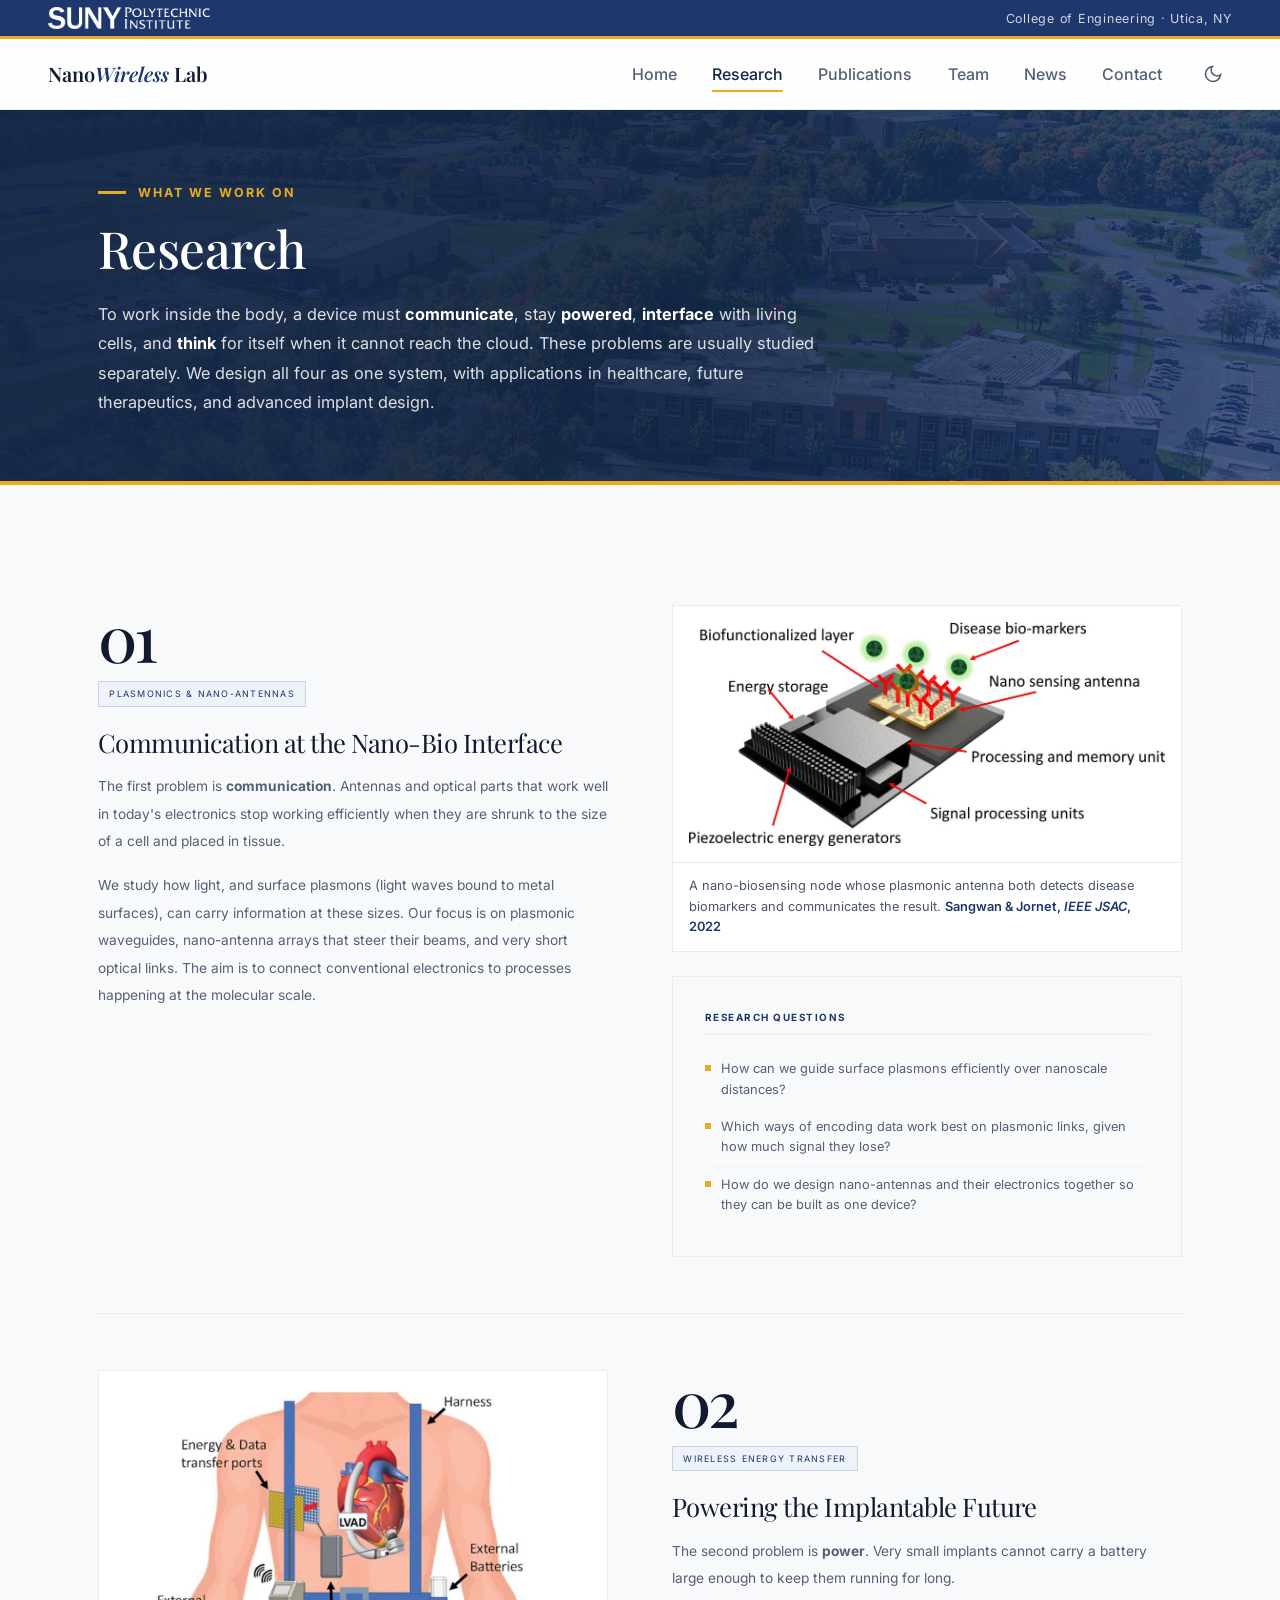
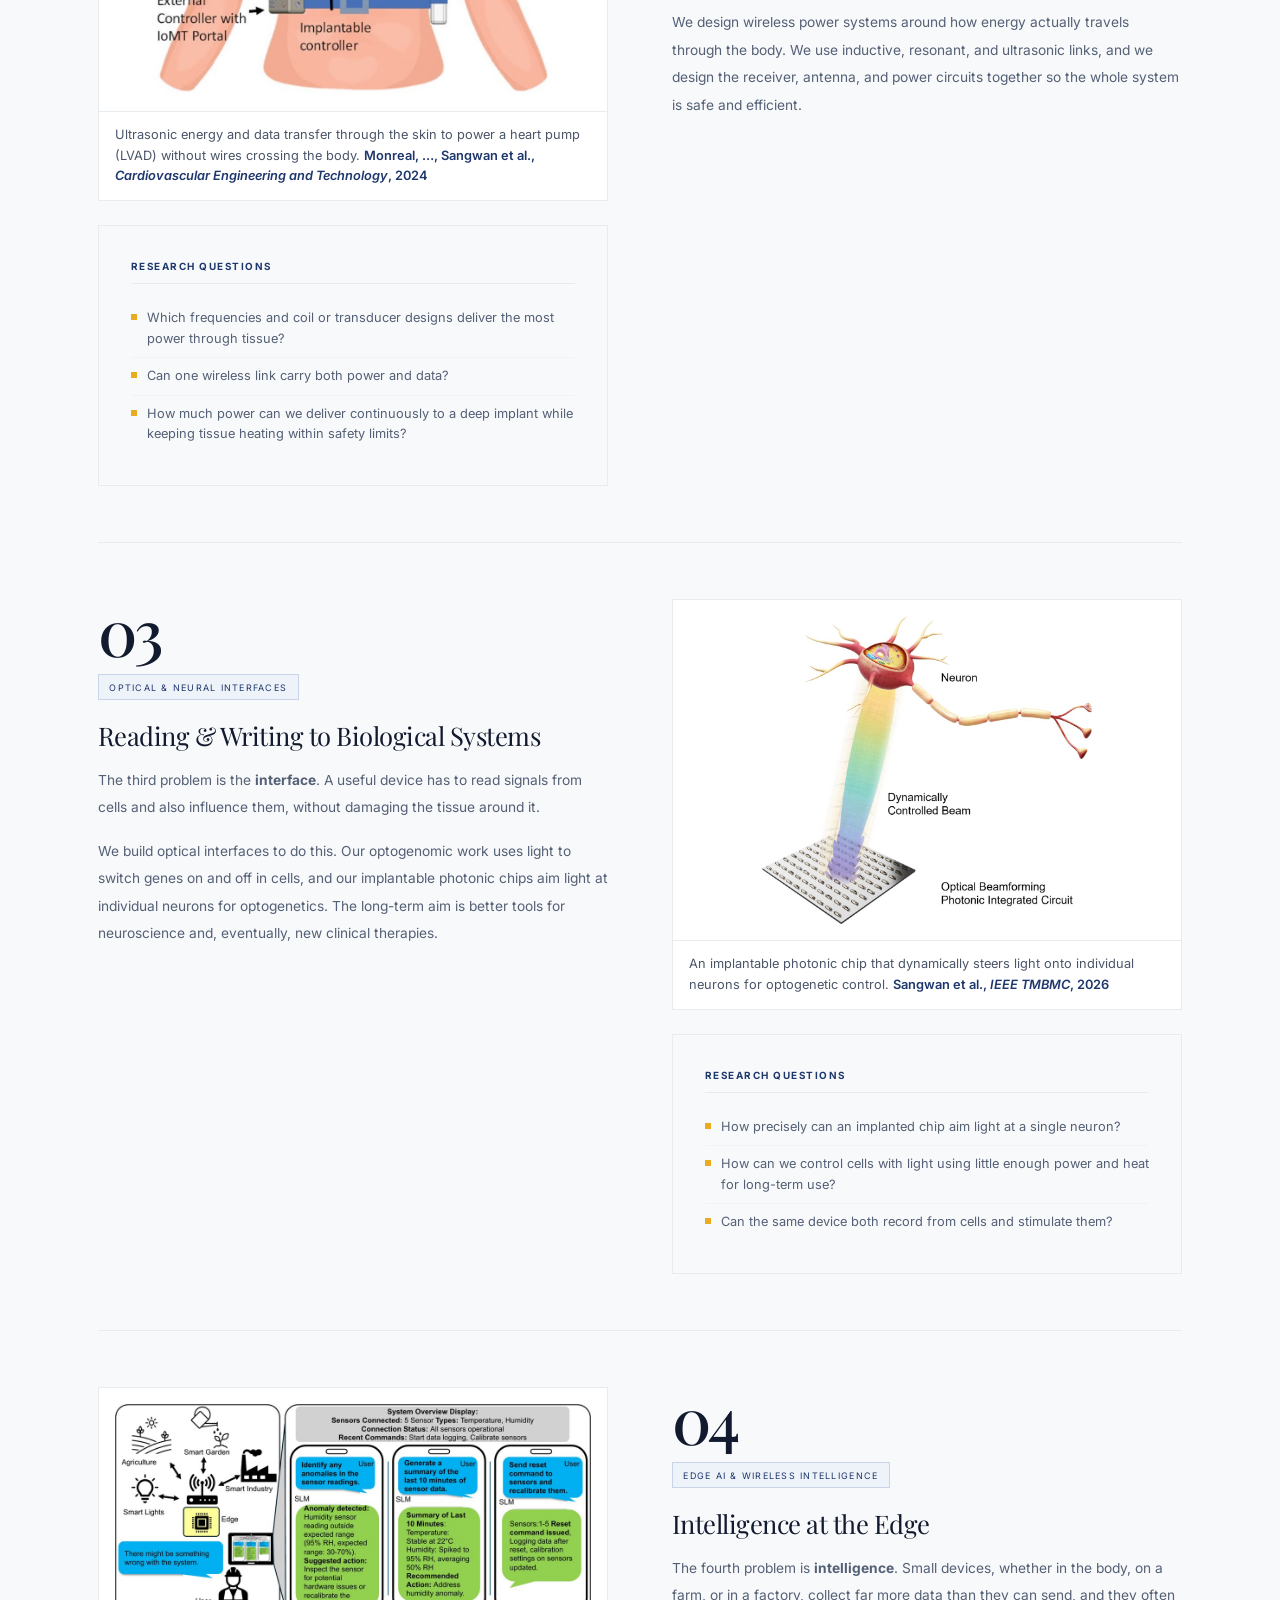
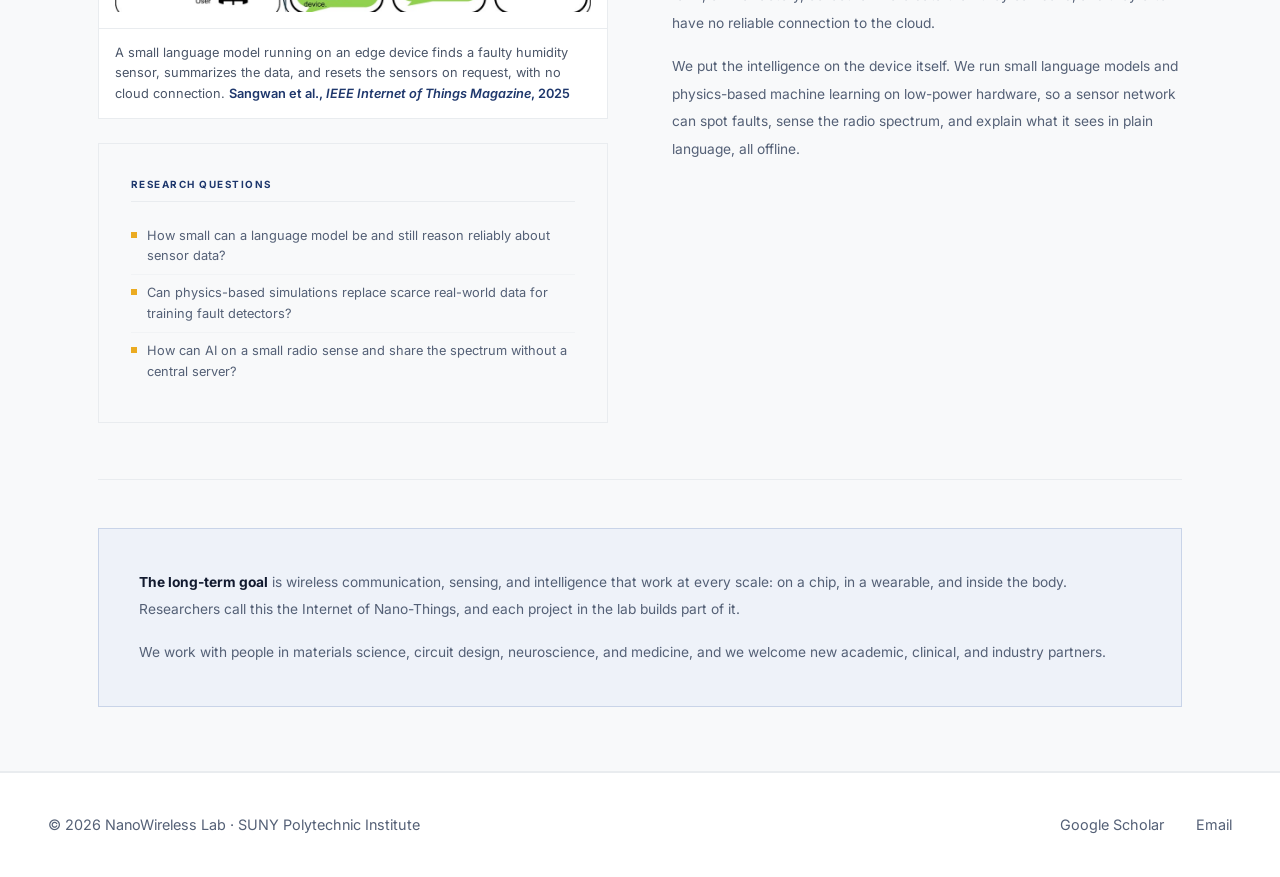
<file: pages/research.html>
<!DOCTYPE html>
<html lang="en">
<head>
  <meta charset="UTF-8"/>
  <meta name="viewport" content="width=device-width, initial-scale=1.0"/>
  <title>Research | NanoWireless Lab</title>
  <meta name="description" content="Our four research areas: nano-antennas that communicate with cells, wireless power for implants, optical interfaces to neurons, and AI that runs on the device itself." />
  <link rel="icon" href="../images/favicon.svg" type="image/svg+xml" />
  <link rel="icon" href="../images/favicon-32.png" sizes="32x32" type="image/png" />
  <link rel="apple-touch-icon" href="../images/apple-touch-icon.png" />
  <meta property="og:type" content="website" />
  <meta property="og:site_name" content="NanoWireless Lab" />
  <meta property="og:title" content="Research | NanoWireless Lab" />
  <meta property="og:description" content="Our four research areas: nano-antennas that communicate with cells, wireless power for implants, optical interfaces to neurons, and AI that runs on the device itself." />
  <meta property="og:url" content="https://nanowirelesslab.com/pages/research.html" />
  <meta property="og:image" content="https://nanowirelesslab.com/images/og-image.jpg" />
  <meta property="og:image:width" content="1200" />
  <meta property="og:image:height" content="630" />
  <meta property="og:image:alt" content="NanoWireless Lab, SUNY Polytechnic Institute" />
  <meta name="twitter:card" content="summary_large_image" />
  <link rel="stylesheet" href="../css/style.css"/>
  <style>
    .research-section { padding: 4rem 3rem; background: var(--bg-white); transition: var(--transition); border-bottom: 1px solid var(--border); }
    .research-section:nth-child(even) { background: var(--bg); }

    .challenge {
      display: grid;
      grid-template-columns: 1fr 1fr;
      gap: 4rem;
      align-items: start;
      padding: 3.5rem 0;
      border-bottom: 1px solid var(--border);
    }
    .challenge:last-child { border-bottom: none; }
    .challenge:nth-child(even) { direction: rtl; }
    .challenge:nth-child(even) > * { direction: ltr; }

    .challenge-number {
      font-family: var(--font-serif);
      font-size: 4rem;
      font-weight: 500;
      color: var(--text-dark);
      line-height: 1;
      margin-bottom: 0.5rem;
      letter-spacing: -0.04em;
    }
    .challenge-tag {
      display: inline-block;
      font-size: 0.56rem;
      letter-spacing: 0.14em;
      text-transform: uppercase;
      color: var(--blue);
      border: 1px solid var(--blue-mid);
      padding: 0.26rem 0.65rem;
      background: var(--blue-lt);
      margin-bottom: 1.25rem;
    }
    .challenge-title {
      font-family: var(--font-serif);
      font-size: 1.6rem;
      font-weight: 300;
      color: var(--text-dark);
      letter-spacing: -0.02em;
      line-height: 1.2;
      margin-bottom: 1rem;
    }
    .challenge-body { font-size: 0.86rem; line-height: 2; color: var(--text-mute); }
    .challenge-body p + p { margin-top: 1rem; }

    .challenge-details {
      background: var(--bg);
      border: 1px solid var(--border);
      padding: 2rem;
    }
    .challenge-details h4 {
      font-size: 0.62rem;
      letter-spacing: 0.15em;
      text-transform: uppercase;
      color: var(--blue);
      margin-bottom: 1rem;
      padding-bottom: 0.5rem;
      border-bottom: 1px solid var(--border);
    }
    .challenge-details ul { list-style: none; }
    .challenge-details ul li {
      font-size: 0.80rem;
      color: var(--text-mute);
      padding: 0.5rem 0;
      border-bottom: 1px solid var(--border-lt);
      display: flex;
      align-items: baseline;
      gap: 0.6rem;
      line-height: 1.6;
    }
    .challenge-details ul li:last-child { border-bottom: none; }
    .challenge-details ul li::before { content: ''; width: 6px; height: 6px; background: var(--suny-gold); flex-shrink: 0; transform: translateY(-2px); }

    .challenge-side { display: flex; flex-direction: column; gap: 1.5rem; }
    .challenge-figure {
      background: #fff;
      border: 1px solid var(--border);
    }
    .challenge-figure img {
      display: block;
      width: 100%;
      max-height: 340px;
      object-fit: contain;
      padding: 1rem;
    }
    .challenge-figure figcaption {
      font-size: 0.8rem;
      line-height: 1.6;
      color: #4A5568;
      padding: 0.85rem 1rem;
      border-top: 1px solid #E9ECEF;
    }
    .challenge-figure figcaption a { color: #1E376C; font-weight: 600; }
    .vision-box {
      background: var(--blue-lt);
      border: 1px solid var(--blue-mid);
      padding: 2.5rem;
      margin-top: 3rem;
    }
    .vision-box p { font-size: 0.86rem; line-height: 1.95; color: var(--text-mute); }
    .vision-box p + p { margin-top: 1rem; }

    @media (max-width: 900px) {
      .challenge { grid-template-columns: 1fr; gap: 2rem; direction: ltr; }
      .challenge:nth-child(even) { direction: ltr; }
      .research-section { padding: 3rem 1.5rem; }
    }
  </style>
</head>
<body>

  <!-- SUNY POLY AFFILIATION BAR -->
  <div class="suny-bar">
    <a href="https://sunypoly.edu" target="_blank" rel="noopener">
      <img src="../images/sunypoly-wordmark-white.png" alt="SUNY Polytechnic Institute" />
    </a>
    <span>College of Engineering · Utica, NY</span>
  </div>

  <nav class="nav">
    <a class="nav-logo" href="../index.html">Nano<span>Wireless</span> Lab</a>
    <button class="nav-menu-btn" aria-label="Menu">☰</button>
    <ul class="nav-links">
      <li><a href="../index.html">Home</a></li>
      <li><a href="research.html" class="active">Research</a></li>
      <li><a href="publications.html">Publications</a></li>
      <li><a href="team.html">Team</a></li>
      <li><a href="news.html">News</a></li>
      <li><a href="contact.html">Contact</a></li>
    </ul>
      <button class="theme-toggle" aria-label="Toggle theme">
        <svg class="moon-icon" width="20" height="20" fill="none" stroke="currentColor" stroke-width="2" viewBox="0 0 24 24"><path d="M21 12.79A9 9 0 1 1 11.21 3 7 7 0 0 0 21 12.79z"></path></svg>
        <svg class="sun-icon" width="20" height="20" fill="none" stroke="currentColor" stroke-width="2" viewBox="0 0 24 24"><circle cx="12" cy="12" r="5"></circle><line x1="12" y1="1" x2="12" y2="3"></line><line x1="12" y1="21" x2="12" y2="23"></line><line x1="4.22" y1="4.22" x2="5.64" y2="5.64"></line><line x1="18.36" y1="18.36" x2="19.78" y2="19.78"></line><line x1="1" y1="12" x2="3" y2="12"></line><line x1="21" y1="12" x2="23" y2="12"></line><line x1="4.22" y1="19.78" x2="5.64" y2="18.36"></line><line x1="18.36" y1="5.64" x2="19.78" y2="4.22"></line></svg>
      </button>
    
  </nav>

  <div class="page-header">
    <div class="eyebrow">What We Work On</div>
    <h1>Research</h1>
    <p>To work inside the body, a device must <strong>communicate</strong>, stay <strong>powered</strong>, <strong>interface</strong> with living cells, and <strong>think</strong> for itself when it cannot reach the cloud. These problems are usually studied separately. We design all four as one system, with applications in healthcare, future therapeutics, and advanced implant design.</p>
  </div>

  <section class="research-section">

    <!-- CHALLENGE 1 -->
    <div class="challenge">
      <div>
        <div class="challenge-number">01</div>
        <span class="challenge-tag">Plasmonics &amp; Nano-Antennas</span>
        <h2 class="challenge-title" id="nano-bio">Communication at the Nano-Bio Interface</h2>
        <div class="challenge-body">
          <p>The first problem is <strong>communication</strong>. Antennas and optical parts that work well in today's electronics stop working efficiently when they are shrunk to the size of a cell and placed in tissue.</p>
          <p>We study how light, and surface plasmons (light waves bound to metal surfaces), can carry information at these sizes. Our focus is on plasmonic waveguides, nano-antenna arrays that steer their beams, and very short optical links. The aim is to connect conventional electronics to processes happening at the molecular scale.</p>
        </div>
      </div>
      <div class="challenge-side">
        <figure class="challenge-figure">
          <img src="../images/research-jsac-nanosensor.jpg" alt="Rendering of a nano-biosensing node with a plasmonic nano-antenna, bio-functionalized layer, and on-board processing" loading="lazy" />
          <figcaption>A nano-biosensing node whose plasmonic antenna both detects disease biomarkers and communicates the result. <a href="https://doi.org/10.1109/JSAC.2022.3214288" target="_blank" rel="noopener">Sangwan &amp; Jornet, <em>IEEE JSAC</em>, 2022</a></figcaption>
        </figure>
        <div class="challenge-details">
          <h4>Research Questions</h4>
          <ul>
            <li>How can we guide surface plasmons efficiently over nanoscale distances?</li>
            <li>Which ways of encoding data work best on plasmonic links, given how much signal they lose?</li>
            <li>How do we design nano-antennas and their electronics together so they can be built as one device?</li>
          </ul>
        </div>
      </div>
    </div>

    <!-- CHALLENGE 2 -->
    <div class="challenge">
      <div>
        <div class="challenge-number">02</div>
        <span class="challenge-tag">Wireless Energy Transfer</span>
        <h2 class="challenge-title" id="wireless-power">Powering the Implantable Future</h2>
        <div class="challenge-body">
          <p>The second problem is <strong>power</strong>. Very small implants cannot carry a battery large enough to keep them running for long.</p>
          <p>We design wireless power systems around how energy actually travels through the body. We use inductive, resonant, and ultrasonic links, and we design the receiver, antenna, and power circuits together so the whole system is safe and efficient.</p>
        </div>
      </div>
      <div class="challenge-side">
        <figure class="challenge-figure">
          <img src="../images/research-utet-wireless-power.jpg" alt="Diagram of an ultrasonic transcutaneous energy and data transfer system powering a left-ventricular assist device" loading="lazy" />
          <figcaption>Ultrasonic energy and data transfer through the skin to power a heart pump (LVAD) without wires crossing the body. <a href="https://doi.org/10.1007/s13239-024-00748-9" target="_blank" rel="noopener">Monreal, …, Sangwan et al., <em>Cardiovascular Engineering and Technology</em>, 2024</a></figcaption>
        </figure>
        <div class="challenge-details">
          <h4>Research Questions</h4>
          <ul>
            <li>Which frequencies and coil or transducer designs deliver the most power through tissue?</li>
            <li>Can one wireless link carry both power and data?</li>
            <li>How much power can we deliver continuously to a deep implant while keeping tissue heating within safety limits?</li>
          </ul>
        </div>
      </div>
    </div>

    <!-- CHALLENGE 3 -->
    <div class="challenge">
      <div>
        <div class="challenge-number">03</div>
        <span class="challenge-tag">Optical &amp; Neural Interfaces</span>
        <h2 class="challenge-title" id="neural-interfaces">Reading &amp; Writing to Biological Systems</h2>
        <div class="challenge-body">
          <p>The third problem is the <strong>interface</strong>. A useful device has to read signals from cells and also influence them, without damaging the tissue around it.</p>
          <p>We build optical interfaces to do this. Our optogenomic work uses light to switch genes on and off in cells, and our implantable photonic chips aim light at individual neurons for optogenetics. The long-term aim is better tools for neuroscience and, eventually, new clinical therapies.</p>
        </div>
      </div>
      <div class="challenge-side">
        <figure class="challenge-figure">
          <img src="../images/research-tmbmc-neural-interface.jpg" alt="Illustration of an implantable photonic integrated circuit steering an optical beam onto a single neuron" loading="lazy" />
          <figcaption>An implantable photonic chip that dynamically steers light onto individual neurons for optogenetic control. <a href="https://doi.org/10.1109/TMBMC.2025.3647234" target="_blank" rel="noopener">Sangwan et al., <em>IEEE TMBMC</em>, 2026</a></figcaption>
        </figure>
        <div class="challenge-details">
          <h4>Research Questions</h4>
          <ul>
            <li>How precisely can an implanted chip aim light at a single neuron?</li>
            <li>How can we control cells with light using little enough power and heat for long-term use?</li>
            <li>Can the same device both record from cells and stimulate them?</li>
          </ul>
        </div>
      </div>
    </div>

    <!-- CHALLENGE 4 -->
    <div class="challenge">
      <div>
        <div class="challenge-number">04</div>
        <span class="challenge-tag">Edge AI &amp; Wireless Intelligence</span>
        <h2 class="challenge-title" id="edge-intelligence">Intelligence at the Edge</h2>
        <div class="challenge-body">
          <p>The fourth problem is <strong>intelligence</strong>. Small devices, whether in the body, on a farm, or in a factory, collect far more data than they can send, and they often have no reliable connection to the cloud.</p>
          <p>We put the intelligence on the device itself. We run small language models and physics-based machine learning on low-power hardware, so a sensor network can spot faults, sense the radio spectrum, and explain what it sees in plain language, all offline.</p>
        </div>
      </div>
      <div class="challenge-side">
        <figure class="challenge-figure">
          <img src="../images/research-iot-edge-slm.jpg" alt="Diagram of IoT sensors connected to an edge device running a small language model that answers questions about sensor data" loading="lazy" />
          <figcaption>A small language model running on an edge device finds a faulty humidity sensor, summarizes the data, and resets the sensors on request, with no cloud connection. <a href="https://doi.org/10.1109/MIOT.2025.3608631" target="_blank" rel="noopener">Sangwan et al., <em>IEEE Internet of Things Magazine</em>, 2025</a></figcaption>
        </figure>
        <div class="challenge-details">
          <h4>Research Questions</h4>
          <ul>
            <li>How small can a language model be and still reason reliably about sensor data?</li>
            <li>Can physics-based simulations replace scarce real-world data for training fault detectors?</li>
            <li>How can AI on a small radio sense and share the spectrum without a central server?</li>
          </ul>
        </div>
      </div>
    </div>

    <div class="vision-box">
      <p><strong style="color:var(--text-dark); font-weight:700;">The long-term goal</strong> is wireless communication, sensing, and intelligence that work at every scale: on a chip, in a wearable, and inside the body. Researchers call this the Internet of Nano-Things, and each project in the lab builds part of it.</p>
      <p>We work with people in materials science, circuit design, neuroscience, and medicine, and we welcome new academic, clinical, and industry partners.</p>
    </div>

  </section>

  <footer>
    <span class="footer-copy">© 2026 NanoWireless Lab · SUNY Polytechnic Institute</span>
    <div class="footer-links">
      <a href="https://scholar.google.com/citations?user=TsjzTJYAAAAJ&hl=en" target="_blank" rel="noopener">Google Scholar</a>
      <a href="mailto:sangwaa@sunypoly.edu">Email</a>
    </div>
  </footer>

  <script src="../js/main.js"></script>
</body>
</html>
</file>
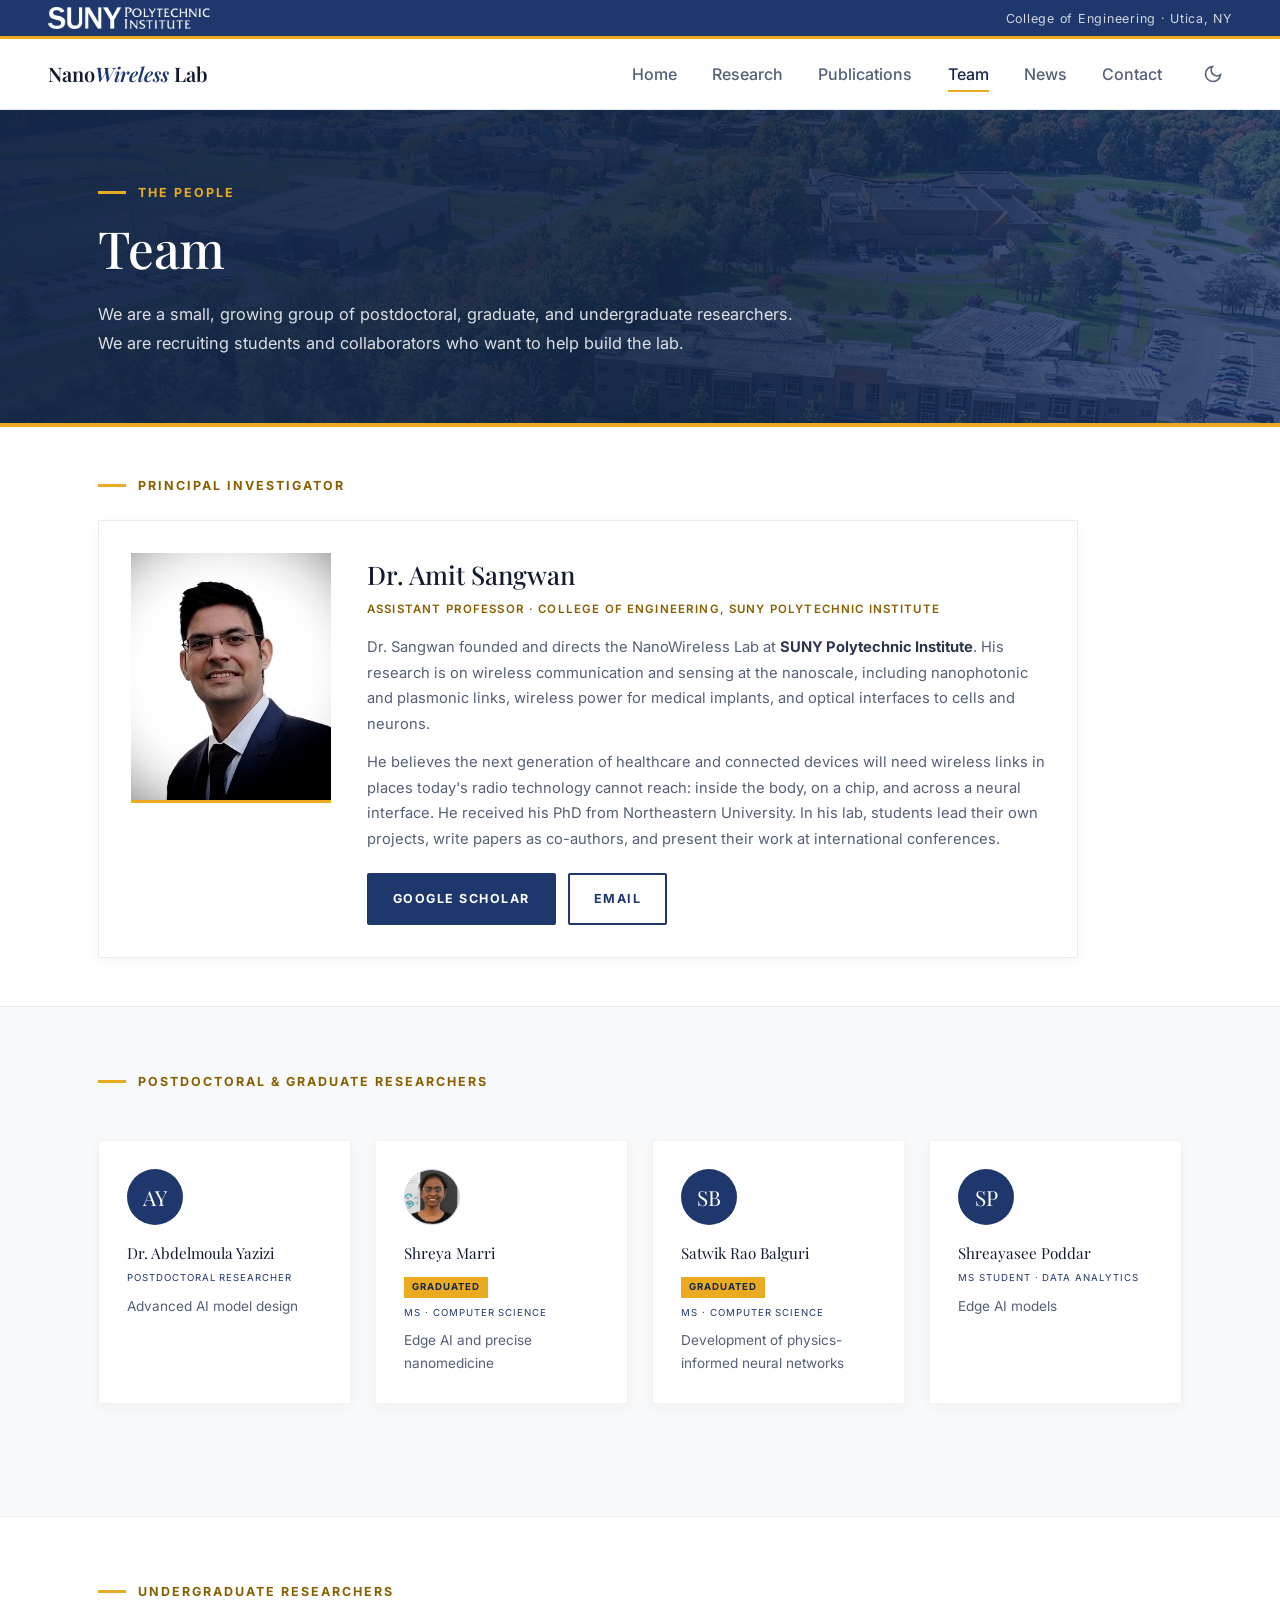
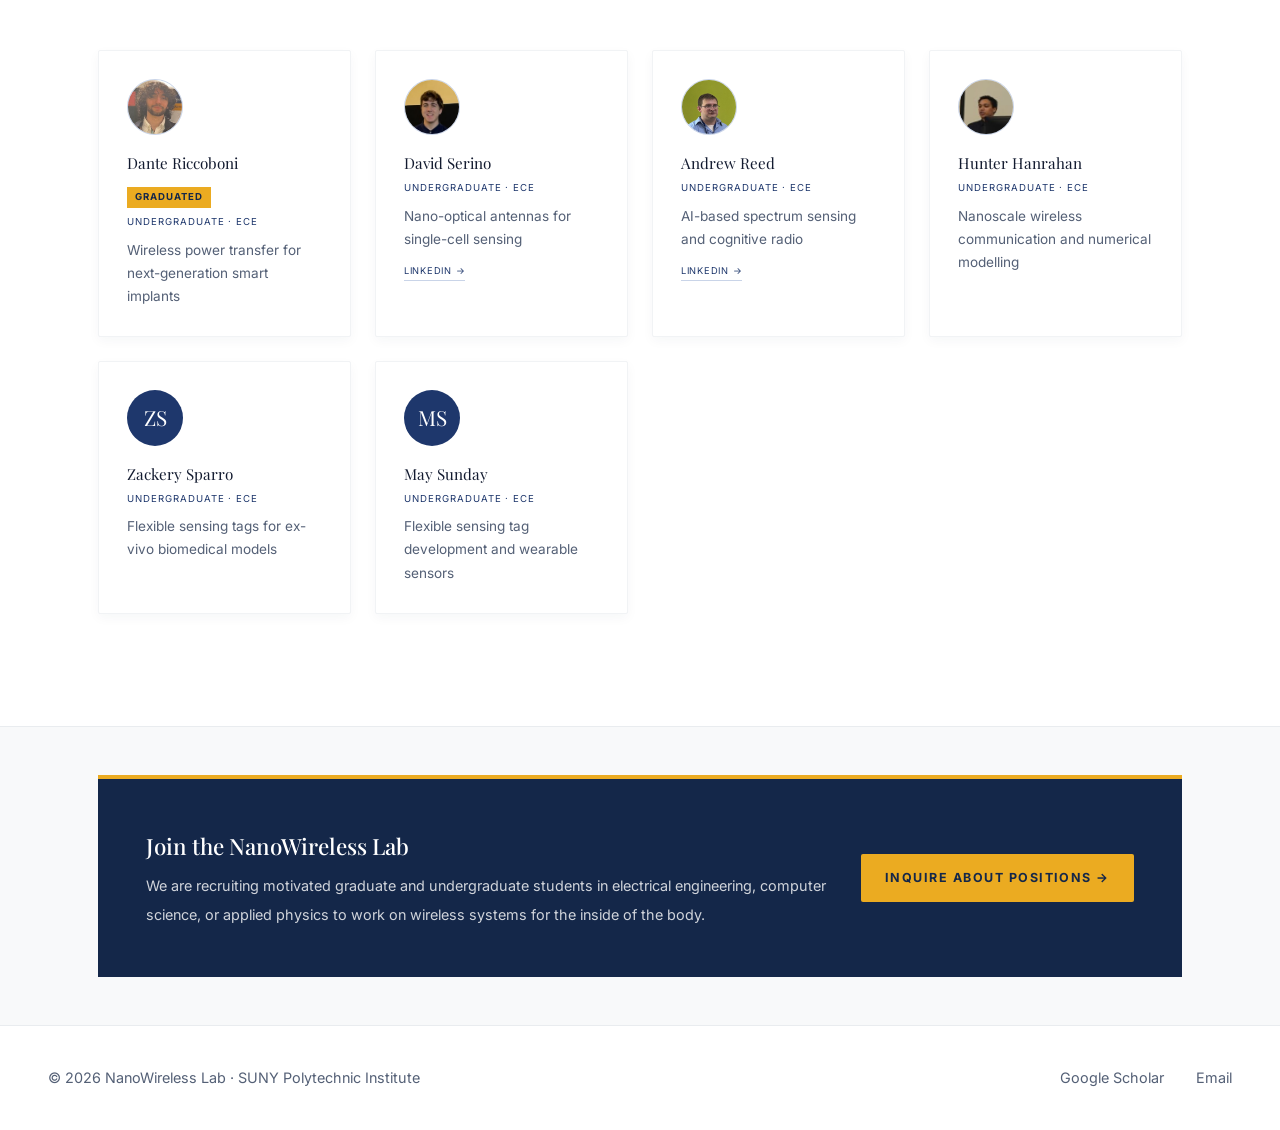
<file: pages/team.html>
<!DOCTYPE html>
<html lang="en">

<head>
  <meta charset="UTF-8" />
  <meta name="viewport" content="width=device-width, initial-scale=1.0" />
  <title>Team | NanoWireless Lab</title>
  <meta name="description" content="Meet the NanoWireless Lab at SUNY Polytechnic Institute: Dr. Amit Sangwan and the graduate and undergraduate researchers who lead its projects." />
  <link rel="icon" href="../images/favicon.svg" type="image/svg+xml" />
  <link rel="icon" href="../images/favicon-32.png" sizes="32x32" type="image/png" />
  <link rel="apple-touch-icon" href="../images/apple-touch-icon.png" />
  <meta property="og:type" content="website" />
  <meta property="og:site_name" content="NanoWireless Lab" />
  <meta property="og:title" content="Team | NanoWireless Lab" />
  <meta property="og:description" content="Meet the NanoWireless Lab at SUNY Polytechnic Institute: Dr. Amit Sangwan and the graduate and undergraduate researchers who lead its projects." />
  <meta property="og:url" content="https://nanowirelesslab.com/pages/team.html" />
  <meta property="og:image" content="https://nanowirelesslab.com/images/og-image.jpg" />
  <meta property="og:image:width" content="1200" />
  <meta property="og:image:height" content="630" />
  <meta property="og:image:alt" content="NanoWireless Lab, SUNY Polytechnic Institute" />
  <meta name="twitter:card" content="summary_large_image" />
  <link rel="stylesheet" href="../css/style.css" />
  <style>
    .team-section {
      padding: 4rem 3rem;
      background: var(--bg-white); transition: var(--transition);
      border-bottom: 1px solid var(--border);
    }

    .team-section.pi-section {
      padding-top: 3rem;
      padding-bottom: 3rem;
    }

    .pi-section .section-label {
      margin-bottom: 1.5rem;
    }

    .team-section.alt {
      background: var(--bg);
    }

    /* PI Card: compact, so the PI does not dominate the page */
    .pi-full {
      display: grid;
      grid-template-columns: 200px 1fr;
      gap: 2.25rem;
      align-items: start;
      max-width: 980px;
      padding: 2rem;
      background: var(--bg-card-subtle);
      border: 1px solid var(--border);
      box-shadow: var(--shadow-sm);
    }

    .pi-photo-box {
      aspect-ratio: 4/5;
      overflow: hidden;
      border-bottom: 3px solid var(--suny-gold);
      background: var(--bg);
    }

    .pi-photo-box img {
      width: 100%;
      height: 100%;
      object-fit: cover;
      object-position: center top;
      display: block;
    }

    .pi-full-name {
      font-family: var(--font-serif);
      font-size: 1.6rem;
      font-weight: 500;
      color: var(--text-dark);
      margin-bottom: 0.25rem;
    }

    .pi-full-title {
      font-size: 0.72rem;
      font-weight: 600;
      color: var(--gold-text);
      letter-spacing: 0.1em;
      text-transform: uppercase;
      margin-bottom: 1rem;
      line-height: 1.6;
    }

    .pi-full-bio {
      font-size: 0.92rem;
      line-height: 1.75;
      color: var(--text-mute);
      margin-bottom: 1.25rem;
    }

    .pi-full-bio p+p {
      margin-top: 0.75rem;
    }

    .pi-full-bio strong {
      color: var(--text-mid);
      font-weight: 700;
    }

    .pi-ext-links {
      display: flex;
      flex-wrap: wrap;
      gap: 0.75rem;
    }

    .pi-ext-links {
      display: flex;
      gap: 0.75rem;
      flex-wrap: wrap;
    }

    /* Student grid */
    .student-grid { gap: 1.5rem; background: transparent;
      display: grid;
      grid-template-columns: repeat(auto-fill, minmax(220px, 1fr));
      margin-bottom: 3rem;
    }

    .student-card {
      background: var(--bg-white); transition: var(--transition);
      padding: 1.75rem;
      transition: background 0.2s;
     border-radius: var(--radius); box-shadow: var(--shadow-sm); border: 1px solid var(--border-lt); transition: var(--transition);}

    .student-card:hover { transform: translateY(-4px); box-shadow: var(--shadow-md); border-color: var(--blue-mid);
      background: var(--bg-hover);
    }

    .student-avatar {
      width: 56px;
      height: 56px;
      border-radius: 50%;
      background: var(--blue-lt);
      border: 1px solid var(--blue-mid);
      display: flex;
      align-items: center;
      justify-content: center;
      font-family: var(--font-serif);
      font-size: 1.3rem;
      color: var(--blue);
      margin-bottom: 1rem;
      overflow: hidden;
      flex-shrink: 0;
    }

    .student-avatar img {
      width: 100%;
      height: 100%;
      object-fit: cover;
      object-position: center top;
      display: block;
    }

    .student-name {
      font-family: var(--font-serif);
      font-size: 0.95rem;
      font-weight: 300;
      color: var(--text-dark);
      margin-bottom: 0.2rem;
    }

    .student-role {
      font-size: 0.6rem;
      letter-spacing: 0.1em;
      text-transform: uppercase;
      color: var(--blue);
      margin-bottom: 0.5rem;
    }

    .grad-tag {
      display: inline-block;
      font-size: 0.6rem;
      font-weight: 700;
      letter-spacing: 0.1em;
      text-transform: uppercase;
      color: var(--suny-navy);
      background: var(--suny-gold);
      padding: 0.15rem 0.5rem;
      margin-bottom: 0.4rem;
    }

    .student-avatar.initials {
      background: var(--suny-blue);
      color: #fff;
      border: none;
    }

    .student-focus {
      font-size: 0.85rem;
      color: var(--text-mute);
      line-height: 1.7;
    }

    /* Join card */
    .join-card:hover { transform: translateY(-4px); box-shadow: var(--shadow-md); border-color: var(--blue); }
    .join-card { border-radius: var(--radius); box-shadow: var(--shadow-sm); transition: var(--transition); border-color: var(--blue-mid);
      border: 2px dashed var(--blue-mid);
      padding: 2rem;
      text-align: center;
      background: var(--bg);
    }

    .join-card-icon {
      font-size: 1.5rem;
      color: var(--blue);
      opacity: 0.3;
      margin-bottom: 0.75rem;
    }

    .join-card h4 {
      font-family: var(--font-serif);
      font-size: 0.95rem;
      font-weight: 300;
      color: var(--text-dark);
      margin-bottom: 0.4rem;
    }

    .join-card p {
      font-size: 0.65rem;
      color: var(--text-faint);
      line-height: 1.7;
      margin-bottom: 1rem;
    }

    .student-link {
      display: inline-flex;
      align-items: center;
      gap: 0.35rem;
      font-size: 0.58rem;
      letter-spacing: 0.08em;
      text-transform: uppercase;
      color: var(--blue);
      text-decoration: none;
      margin-top: 0.75rem;
      border-bottom: 1px solid var(--blue-mid);
      padding-bottom: 0.1rem;
      transition: border-color 0.2s, color 0.2s;
    }

    .student-link:hover {
      color: var(--suny-navy);
      border-color: var(--blue);
      text-decoration: none;
    }

    @media (max-width: 900px) {
      .pi-full {
        grid-template-columns: 1fr;
        gap: 1.25rem;
        padding: 1.5rem;
      }

      .pi-photo-box {
        width: 140px;
      }

      .team-section {
        padding: 3rem 1rem;
      }
    }
  </style>
</head>

<body>

  <!-- SUNY POLY AFFILIATION BAR -->
  <div class="suny-bar">
    <a href="https://sunypoly.edu" target="_blank" rel="noopener">
      <img src="../images/sunypoly-wordmark-white.png" alt="SUNY Polytechnic Institute" />
    </a>
    <span>College of Engineering · Utica, NY</span>
  </div>

  <nav class="nav">
    <a class="nav-logo" href="../index.html">Nano<span>Wireless</span> Lab</a>
    <button class="nav-menu-btn" aria-label="Menu">☰</button>
    <ul class="nav-links">
      <li><a href="../index.html">Home</a></li>
      <li><a href="research.html">Research</a></li>
      <li><a href="publications.html">Publications</a></li>
      <li><a href="team.html" class="active">Team</a></li>
      <li><a href="news.html">News</a></li>
      <li><a href="contact.html">Contact</a></li>
    </ul>
      <button class="theme-toggle" aria-label="Toggle theme">
        <svg class="moon-icon" width="20" height="20" fill="none" stroke="currentColor" stroke-width="2" viewBox="0 0 24 24"><path d="M21 12.79A9 9 0 1 1 11.21 3 7 7 0 0 0 21 12.79z"></path></svg>
        <svg class="sun-icon" width="20" height="20" fill="none" stroke="currentColor" stroke-width="2" viewBox="0 0 24 24"><circle cx="12" cy="12" r="5"></circle><line x1="12" y1="1" x2="12" y2="3"></line><line x1="12" y1="21" x2="12" y2="23"></line><line x1="4.22" y1="4.22" x2="5.64" y2="5.64"></line><line x1="18.36" y1="18.36" x2="19.78" y2="19.78"></line><line x1="1" y1="12" x2="3" y2="12"></line><line x1="21" y1="12" x2="23" y2="12"></line><line x1="4.22" y1="19.78" x2="5.64" y2="18.36"></line><line x1="18.36" y1="5.64" x2="19.78" y2="4.22"></line></svg>
      </button>
    
  </nav>

  <div class="page-header">
    <div class="eyebrow">The People</div>
    <h1>Team</h1>
    <p>We are a small, growing group of postdoctoral, graduate, and undergraduate researchers. We are recruiting students and collaborators who want to help build the lab.</p>
  </div>

  <!-- PI -->
  <section class="team-section pi-section">
    <div class="section-label">Principal Investigator</div>
    <div class="pi-full">
      <div class="pi-photo-box">
        <img src="../images/amit-sangwan.jpg" alt="Dr. Amit Sangwan" />
      </div>
      <div>
        <h2 class="pi-full-name">Dr. Amit Sangwan</h2>
        <div class="pi-full-title">Assistant Professor · College of Engineering, SUNY Polytechnic Institute</div>
        <div class="pi-full-bio">
          <p>Dr. Sangwan founded and directs the NanoWireless Lab at <strong>SUNY Polytechnic Institute</strong>. His research is on wireless communication and sensing at the nanoscale, including nanophotonic and plasmonic links, wireless power for medical implants, and optical interfaces to cells and neurons.</p>
          <p>He believes the next generation of healthcare and connected devices will need wireless links in places today's radio technology cannot reach: inside the body, on a chip, and across a neural interface. He received his PhD from Northeastern University. In his lab, students lead their own projects, write papers as co-authors, and present their work at international conferences.</p>
        </div>
        <div class="pi-ext-links">
          <a class="btn-primary" href="https://scholar.google.com/citations?user=TsjzTJYAAAAJ&hl=en" target="_blank"
            rel="noopener">Google Scholar</a>
          <a class="btn-ghost" href="mailto:sangwaa@sunypoly.edu">Email</a>
        </div>
      </div>
    </div>
  </section>

  <!-- GRADUATE STUDENTS -->
  <section class="team-section alt">
    <div class="section-label">Postdoctoral &amp; Graduate Researchers</div>
    <div class="student-grid">

      <div class="student-card">
        <div class="student-avatar initials">AY</div>
        <div class="student-name">Dr. Abdelmoula Yazizi</div>
        <div class="student-role">Postdoctoral Researcher</div>
        <div class="student-focus">Advanced AI model design</div>
      </div>

      <div class="student-card">
        <div class="student-avatar"><img src="../images/Shreya-marri.jpg" alt="Shreya Marri" /></div>
        <div class="student-name">Shreya Marri</div>
        <span class="grad-tag">Graduated</span>
        <div class="student-role">MS · Computer Science</div>
        <div class="student-focus">Edge AI and precise nanomedicine</div>
      </div>

      <div class="student-card">
        <div class="student-avatar initials">SB</div>
        <div class="student-name">Satwik Rao Balguri</div>
        <span class="grad-tag">Graduated</span>
        <div class="student-role">MS · Computer Science</div>
        <div class="student-focus">Development of physics-informed neural networks</div>
      </div>

      <div class="student-card">
        <div class="student-avatar initials">SP</div>
        <div class="student-name">Shreayasee Poddar</div>
        <div class="student-role">MS Student · Data Analytics</div>
        <div class="student-focus">Edge AI models</div>
      </div>

    </div>
  </section>

  <!-- UNDERGRADUATE STUDENTS -->
  <section class="team-section">
    <div class="section-label">Undergraduate Researchers</div>
    <div class="student-grid">

      <div class="student-card">
        <div class="student-avatar"><img src="../images/Dante-Riccoboni.jpg" alt="Dante Riccoboni" /></div>
        <div class="student-name">Dante Riccoboni</div>
        <span class="grad-tag">Graduated</span>
        <div class="student-role">Undergraduate · ECE</div>
        <div class="student-focus">Wireless power transfer for next-generation smart implants</div>
      </div>

      <div class="student-card">
        <div class="student-avatar"><img src="../images/David_Serino.jpg" alt="David Serino" /></div>
        <div class="student-name">David Serino</div>
        <div class="student-role">Undergraduate · ECE</div>
        <div class="student-focus">Nano-optical antennas for single-cell sensing</div>
        <a class="student-link" href="https://www.linkedin.com/in/david-serino/" target="_blank" rel="noopener">LinkedIn →</a>
      </div>

      <div class="student-card">
        <div class="student-avatar"><img src="../images/Andrew-Reed.jpg" alt="Andrew Reed" /></div>
        <div class="student-name">Andrew Reed</div>
        <div class="student-role">Undergraduate · ECE</div>
        <div class="student-focus">AI-based spectrum sensing and cognitive radio</div>
        <a class="student-link" href="https://www.linkedin.com/in/andrew-reed-84673aa7/" target="_blank" rel="noopener">LinkedIn →</a>
      </div>

      <div class="student-card">
        <div class="student-avatar"><img src="../images/Hunter-Hanrahan.jpg" alt="Hunter Hanrahan" /></div>
        <div class="student-name">Hunter Hanrahan</div>
        <div class="student-role">Undergraduate · ECE</div>
        <div class="student-focus">Nanoscale wireless communication and numerical modelling</div>
      </div>

      <div class="student-card">
        <div class="student-avatar initials">ZS</div>
        <div class="student-name">Zackery Sparro</div>
        <div class="student-role">Undergraduate · ECE</div>
        <div class="student-focus">Flexible sensing tags for ex-vivo biomedical models</div>
      </div>

      <div class="student-card">
        <div class="student-avatar initials">MS</div>
        <div class="student-name">May Sunday</div>
        <div class="student-role">Undergraduate · ECE</div>
        <div class="student-focus">Flexible sensing tag development and wearable sensors</div>
      </div>

    </div>
  </section>


  <!-- RECRUITMENT -->
  <section class="contact-strip">
    <div>
      <strong>Join the NanoWireless Lab</strong>
      <span>We are recruiting motivated graduate and undergraduate students in electrical engineering, computer
        science, or applied physics to work on wireless systems for the inside of the body.</span>
    </div>
    <a href="contact.html">Inquire about positions →</a>
  </section>

  <footer>
    <span class="footer-copy">© 2026 NanoWireless Lab · SUNY Polytechnic Institute</span>
    <div class="footer-links">
      <a href="https://scholar.google.com/citations?user=TsjzTJYAAAAJ&hl=en" target="_blank" rel="noopener">Google
        Scholar</a>
      <a href="mailto:sangwaa@sunypoly.edu">Email</a>
    </div>
  </footer>

  <script src="../js/main.js"></script>
</body>

</html>
</file>
<file: css/style.css>
@import url('https://fonts.googleapis.com/css2?family=Inter:wght@300;400;500;600&family=Playfair+Display:ital,wght@0,400;0,500;0,600;1,400;1,500&display=swap');

*, *::before, *::after { box-sizing: border-box; margin: 0; padding: 0; }

:root {
  --bg:        #F8F9FA;
  --bg-white:  #FFFFFF;
  --nav-bg:    rgba(255, 255, 255, 0.85);
  --hero-overlay: 253, 252, 250;
  --bg-glass:  rgba(255, 255, 255, 0.7);
  --bg-contact: linear-gradient(135deg, var(--blue) 0%, var(--blue-dark) 100%);
  --bg-card-subtle: #FFFFFF;
  --bg-hover:  #EEF2F9;
  --border:    #E9ECEF;
  --border-lt: #F1F3F5;
  /* SUNY Poly official colors: PMS 288 blue, PMS 124 gold */
  --suny-blue: #1E376C;
  --suny-navy: #142749;
  --suny-gold: #EBAB21;
  --gold-text: #8A5F00;
  --blue:      #1E376C;
  --blue-lt:   #EEF2F9;
  --blue-mid:  #C9D4E8;
  --blue-dark: #142749;
  --text-dark: #121A2F;
  --text-mid:  #2C364C;
  --text-mute: #546076;
  --text-faint:#8B98AD;
  --font-serif: 'Playfair Display', serif;
  --font-mono:  'Inter', sans-serif;
  --shadow-sm: 0 4px 12px rgba(11, 43, 86, 0.04);
  --shadow-md: 0 8px 24px rgba(11, 43, 86, 0.08);
  --shadow-lg: 0 16px 40px rgba(11, 43, 86, 0.12);
  --radius: 2px;
  --radius-sm: 2px;
  --transition: all 0.3s cubic-bezier(0.25, 0.8, 0.25, 1);
  --contact-border: 1px solid transparent;
  --btn-gradient: var(--suny-blue);
}

[data-theme="dark"] {
  --bg:        #000000;
  --bg-white:  #09090B;
  --nav-bg:    rgba(0, 0, 0, 0.85);
  --hero-overlay: 0, 0, 0;
  --bg-glass:  rgba(9, 9, 11, 0.7);
  --bg-contact: rgba(255, 255, 255, 0.03);
  --bg-card-subtle: rgba(255, 255, 255, 0.02);
  --bg-hover:  rgba(255, 255, 255, 0.08);
  --border:    rgba(255, 255, 255, 0.12);
  --border-lt: rgba(255, 255, 255, 0.06);
  --gold-text: #EBAB21;
  --blue:      #8FAADC;
  --blue-lt:   rgba(143, 170, 220, 0.1);
  --blue-mid:  rgba(143, 170, 220, 0.3);
  --blue-dark: #D4D4D8;
  --text-dark: #F4F4F5;
  --text-mid:  #A1A1AA;
  --text-mute: #71717A;
  --text-faint:#3F3F46;
  --shadow-sm: 0 4px 12px rgba(0, 0, 0, 0.6);
  --shadow-md: 0 8px 24px rgba(0, 0, 0, 0.8);
  --shadow-lg: 0 16px 40px rgba(0, 0, 0, 0.9);
  --contact-border: 1px solid rgba(255, 255, 255, 0.1);
  --btn-gradient: var(--suny-blue);
}

html { scroll-behavior: smooth; transition: background-color 0.3s ease; }

body {
  font-family: var(--font-mono);
  background: var(--bg);
  color: var(--text-mid);
  font-size: 17px;
  line-height: 1.7;
  transition: background-color 0.33s ease, color 0.33s ease;
}

@media (min-width: 1200px) {
  body { font-size: 17px; }
}

@media (min-width: 1600px) {
  body { font-size: 18px; }
}

a { color: var(--blue); text-decoration: none; transition: var(--transition); }
a:hover { color: var(--blue-dark); text-decoration: none; }

/* ── NAV ── */
.nav {
  display: flex;
  justify-content: space-between;
  align-items: center;
  padding: 1rem 3rem;
  background: var(--nav-bg);
  backdrop-filter: blur(12px);
  -webkit-backdrop-filter: blur(12px);
  border-bottom: 1px solid var(--border);
  position: sticky;
  top: 0;
  z-index: 100;
  box-shadow: 0 2px 10px rgba(0,0,0,0.02);
}
.nav-logo {
  font-family: var(--font-serif);
  font-size: 1.25rem;
  font-weight: 600;
  color: var(--text-dark);
  text-decoration: none;
  transition: var(--transition);
}
.nav-logo span { color: var(--blue); font-style: italic; }
.nav-logo:hover { opacity: 0.8; }

.nav-links {
  display: flex;
  gap: 2.2rem;
  list-style: none;
  margin: 0;
  margin-left: auto;
  align-items: center;
}

.theme-toggle {
  background: none;
  border: none;
  color: var(--text-mute);
  cursor: pointer;
  padding: 0.5rem;
  margin-left: 2rem;
  display: flex;
  align-items: center;
  justify-content: center;
  transition: var(--transition);
  border-radius: 50%;
  border: 1px solid transparent;
}
.theme-toggle:hover { color: var(--blue); background: var(--blue-lt); border-color: var(--blue-mid); }

.theme-toggle .sun-icon { display: none; }
.theme-toggle .moon-icon { display: block; }
[data-theme="dark"] .theme-toggle .sun-icon { display: block; }
[data-theme="dark"] .theme-toggle .moon-icon { display: none; }

.nav-links a {
  color: var(--text-mute);
  font-size: 1rem;
  font-weight: 500;
  text-transform: capitalize;
  text-decoration: none;
  transition: var(--transition);
  position: relative;
  padding: 0.5rem 0;
}
.nav-links a::after {
  content: '';
  position: absolute;
  width: 0;
  height: 2px;
  bottom: 0;
  left: 0;
  background-color: var(--suny-gold);
  transition: var(--transition);
}
.nav-links a:hover::after,
.nav-links a.active::after { width: 100%; }
.nav-links a:hover,
.nav-links a.active { color: var(--blue-dark); }

.nav-menu-btn {
  display: none;
  background: none;
  border: none;
  cursor: pointer;
  font-size: 1.5rem;
  color: var(--text-mid);
}

/* ── SUNY AFFILIATION BAR ── */
.suny-bar {
  background: var(--suny-blue);
  border-bottom: 3px solid var(--suny-gold);
  padding: 0.45rem 3rem;
  display: flex;
  justify-content: space-between;
  align-items: center;
  gap: 1rem;
  font-size: 0.78rem;
  letter-spacing: 0.06em;
}
.suny-bar a { display: flex; align-items: center; }
.suny-bar img { height: 22px; width: auto; display: block; }
.suny-bar span { color: rgba(255, 255, 255, 0.8); }

/* ── BUTTONS ── */
.btn-primary,
.btn-ghost {
  display: inline-flex;
  align-items: center;
  gap: 0.6rem;
  font-family: var(--font-mono);
  font-size: 0.78rem;
  font-weight: 700;
  letter-spacing: 0.12em;
  text-transform: uppercase;
  padding: 0.85rem 1.5rem;
  border-radius: 2px;
  cursor: pointer;
  transition: var(--transition);
  text-decoration: none;
}
.btn-primary {
  background: var(--suny-blue);
  border: 2px solid var(--suny-blue);
  color: #fff;
}
.btn-primary:hover {
  background: var(--suny-navy);
  border-color: var(--suny-navy);
  color: var(--suny-gold);
}
.btn-ghost {
  background: transparent;
  border: 2px solid var(--suny-blue);
  color: var(--suny-blue);
}
.btn-ghost:hover {
  background: var(--suny-blue);
  color: #fff;
}
[data-theme="dark"] .btn-ghost { border-color: var(--blue); color: var(--blue); }
[data-theme="dark"] .btn-ghost:hover { background: var(--blue); color: #000; }

/* ── SECTION LABEL ── */
.section-label {
  font-size: 0.78rem;
  font-weight: 700;
  letter-spacing: 0.16em;
  text-transform: uppercase;
  color: var(--gold-text);
  margin-bottom: 3rem;
  display: flex;
  align-items: center;
  gap: 0.75rem;
}
.section-label::before {
  content: '';
  width: 28px;
  height: 3px;
  background: var(--suny-gold);
  flex-shrink: 0;
}

/* ── PAGE HEADER (inner pages): navy band over the campus photo ── */
.page-header {
  position: relative;
  padding: 4.5rem 3rem 4rem;
  color: #fff;
  background:
    linear-gradient(100deg, rgba(20, 39, 73, 0.97) 0%, rgba(20, 39, 73, 0.9) 55%, rgba(30, 55, 108, 0.78) 100%),
    var(--suny-navy) url('../images/sunypoly-campus-aerial.jpg') center / cover no-repeat;
  border-bottom: 4px solid var(--suny-gold);
}
.page-header .eyebrow {
  font-size: 0.78rem;
  font-weight: 700;
  letter-spacing: 0.16em;
  text-transform: uppercase;
  color: var(--suny-gold);
  margin-bottom: 1rem;
  display: flex;
  align-items: center;
  gap: 0.75rem;
}
.page-header .eyebrow::before { content: ''; width: 28px; height: 3px; background: var(--suny-gold); display: block; }
.page-header h1 {
  font-family: var(--font-serif);
  font-size: clamp(2.5rem, 4vw, 3.5rem);
  font-weight: 500;
  color: #fff;
  letter-spacing: -0.01em;
  line-height: 1.1;
  margin-bottom: 1rem;
}
.page-header p {
  font-size: 1.02rem;
  color: rgba(255, 255, 255, 0.85);
  margin-top: 1.5rem;
  line-height: 1.8;
  max-width: 720px;
}
.page-header p strong { color: #fff; }
.page-header a { color: var(--suny-gold); }
.page-header a:hover { color: #fff; }

/* ── CONTACT STRIP ── */
.contact-strip {
  padding: 3rem;
  background: var(--suny-navy);
  border-top: 4px solid var(--suny-gold);
  margin: 3rem;
  color: #fff;
  display: flex;
  justify-content: space-between;
  align-items: center;
  gap: 1.5rem;
}
.contact-strip strong {
  display: block;
  font-family: var(--font-serif);
  font-size: 1.4rem;
  font-weight: 500;
  color: #fff;
  margin-bottom: 0.4rem;
}
.contact-strip span { font-size: 0.9rem; color: rgba(255,255,255,0.8); }
.contact-strip a {
  font-size: 0.78rem;
  font-weight: 700;
  letter-spacing: 0.12em;
  text-transform: uppercase;
  color: var(--suny-navy);
  padding: 0.85rem 1.5rem;
  border-radius: 2px;
  background: var(--suny-gold);
  white-space: nowrap;
  transition: var(--transition);
}
.contact-strip a:hover { background: #fff; color: var(--suny-navy); }

/* ── FOOTER ── */
footer {
  padding: 2.5rem 3rem;
  background: var(--bg-white);
  border-top: 1px solid var(--border);
  display: flex;
  justify-content: space-between;
  align-items: center;
  gap: 1.5rem;
}
.footer-copy { font-size: 0.9rem; color: var(--text-mute); }
.footer-links { display: flex; gap: 2rem; }
.footer-links a { font-size: 0.9rem; color: var(--text-mute); text-decoration: none; transition: var(--transition); }
.footer-links a:hover { color: var(--blue); }

/* ── ANIMATIONS ── */
@keyframes fade-up {
  from { opacity: 0; transform: translateY(20px); }
  to   { opacity: 1; transform: translateY(0); }
}
.anim-1 { animation: fade-up 0.8s cubic-bezier(0.2, 0.8, 0.2, 1) both; }
.anim-2 { animation: fade-up 0.8s cubic-bezier(0.2, 0.8, 0.2, 1) 0.1s both; }
.anim-3 { animation: fade-up 0.8s cubic-bezier(0.2, 0.8, 0.2, 1) 0.2s both; }
.anim-4 { animation: fade-up 0.8s cubic-bezier(0.2, 0.8, 0.2, 1) 0.3s both; }

/* ── RESPONSIVE ── */
@media (max-width: 768px) {
  .nav { padding: 1rem 1.5rem; }
  .nav-links { display: none; flex-direction: column; gap: 1.5rem; position: absolute; top: 100%; left: 0; right: 0; background: var(--bg-white); border-bottom: 1px solid var(--border); padding: 2rem; box-shadow: var(--shadow-sm); }
  .nav-links.open { display: flex; }
  .nav-menu-btn { display: block; }
  .contact-strip { flex-direction: column; align-items: flex-start; margin: 1.5rem; padding: 2rem; }
  footer { flex-direction: column; align-items: center; text-align: center; gap: 1rem; padding: 2rem 1.5rem; }
  .page-header { padding: 3rem 1rem 2.5rem; }
  .suny-bar { padding: 0.45rem 1rem; }
  .suny-bar span { display: none; }
}

/* ── INNER-PAGE WIDTH: centre content at the homepage's 1180px column ── */
@media (min-width: 769px) {
  body .page-header,
  body .research-section,
  body .pubs-section,
  body .team-section,
  body .news-section,
  body .contact-section {
    padding-left: max(3rem, calc((100% - 1084px) / 2));
    padding-right: max(3rem, calc((100% - 1084px) / 2));
  }
  body .contact-strip {
    margin-left: max(3rem, calc((100% - 1084px) / 2));
    margin-right: max(3rem, calc((100% - 1084px) / 2));
  }
}
</file>
